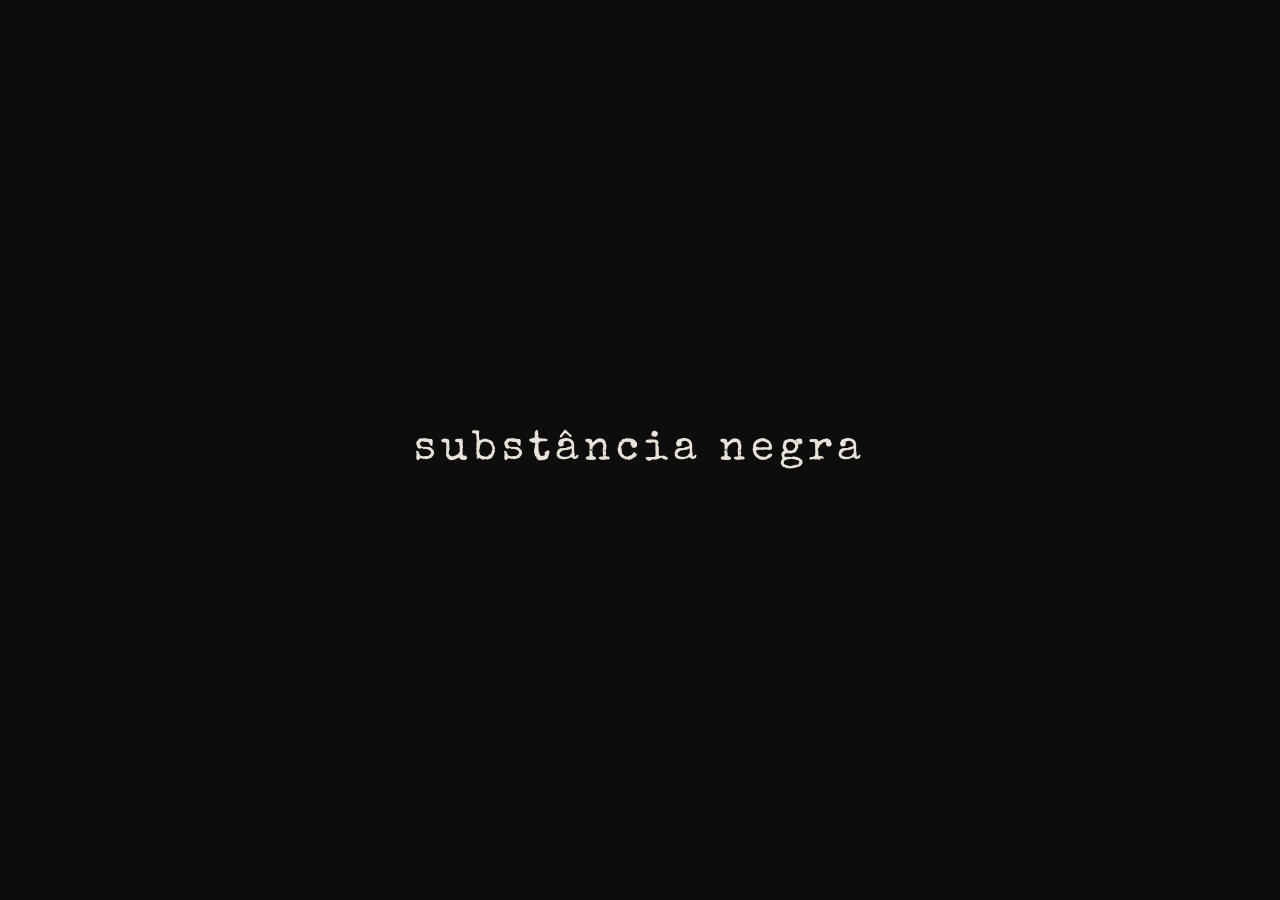
<file: index.html>
<!DOCTYPE html>
<html lang="pt-BR">
<head>
  <meta charset="UTF-8" />
  <meta name="viewport" content="width=device-width, initial-scale=1.0"/>
  <title>substância negra</title>
  <link href="https://fonts.googleapis.com/css2?family=Special+Elite&display=swap" rel="stylesheet">
  <style>
    * { margin: 0; padding: 0; box-sizing: border-box; }

    body {
      background: #0e0d0b;
      min-height: 100vh;
      display: flex;
      align-items: center;
      justify-content: center;
    }

    a {
      font-family: 'Special Elite', 'Courier New', monospace;
      font-size: clamp(1.4rem, 5vw, 2.6rem);
      letter-spacing: 0.12em;
      color: #e8e3d9;
      text-decoration: none;
      animation: aparecer 2s ease forwards;
    }

    @keyframes aparecer {
      from { opacity: 0; }
      to   { opacity: 1; }
    }
  </style>
</head>
<body>
  <a href="home.html">substância negra</a>
</body>
</html>
</file>
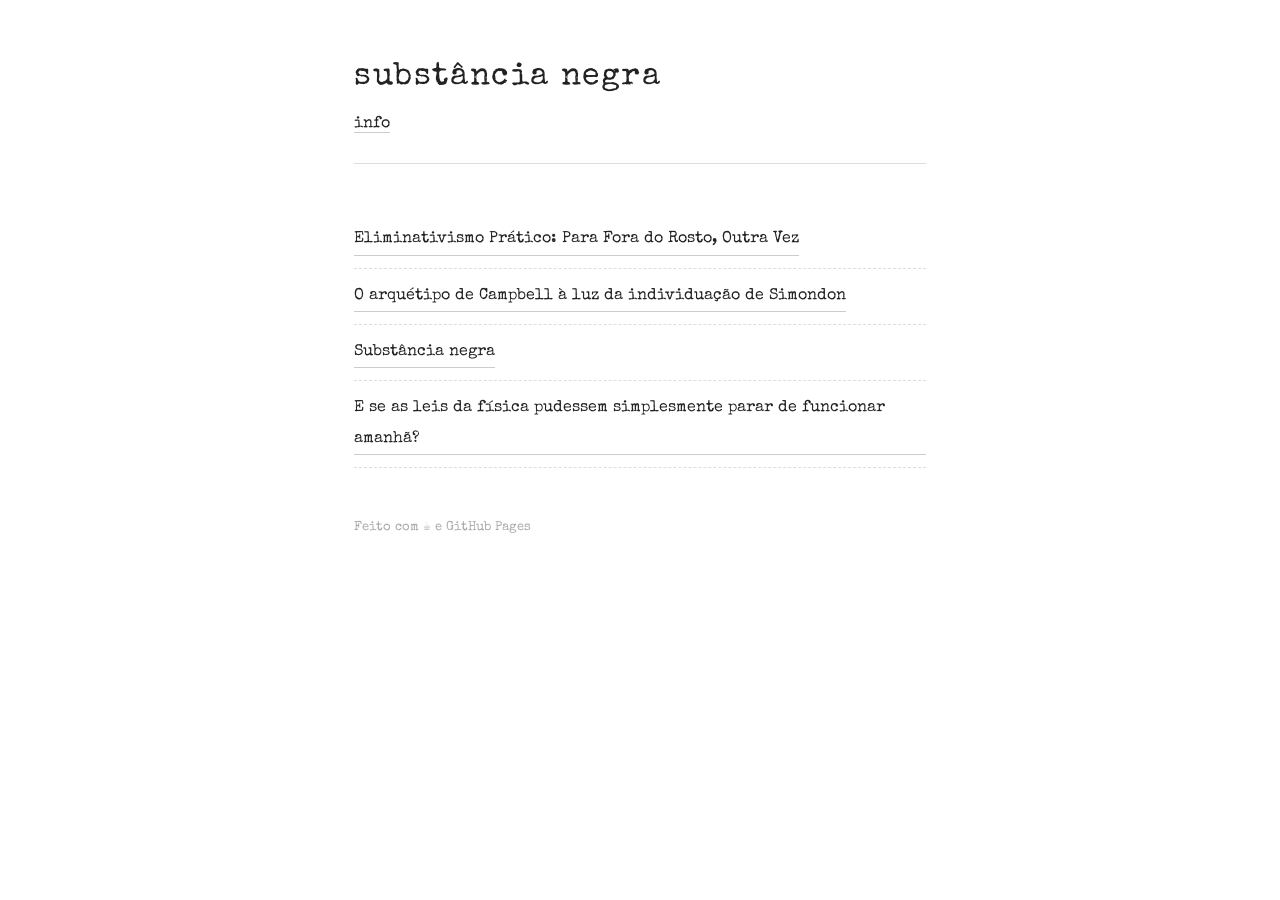
<file: home.html>
<!DOCTYPE html>
<html lang="pt-BR">
<head>
  <meta charset="UTF-8" />
  <meta name="viewport" content="width=device-width, initial-scale=1.0"/>
  <title>substância negra</title>
  <link rel="stylesheet" href="style.css" />
</head>
<body>
  <header>
    <h1>substância negra</h1>
    <nav>
      <a href="info.html">info</a>
    </nav>
  </header>
  <main>
    <ul>
      <li><a href="posts/eliminativismo-pratico-fisher.html">Eliminativismo Prático: Para Fora do Rosto, Outra Vez</a></li>
      <li><a href="posts/campbell-simondon.html">O arquétipo de Campbell à luz da individuação de Simondon</a></li>
      <li><a href="posts/substancia-negra.html">Substância negra</a></li>
      <li><a href="posts/meillassoux.html">E se as leis da física pudessem simplesmente parar de funcionar amanhã?</a></li>
    </ul>
  </main>
  <footer>
    <p>Feito com ☕ e GitHub Pages</p>
  </footer>
</body>
</html>
</file>
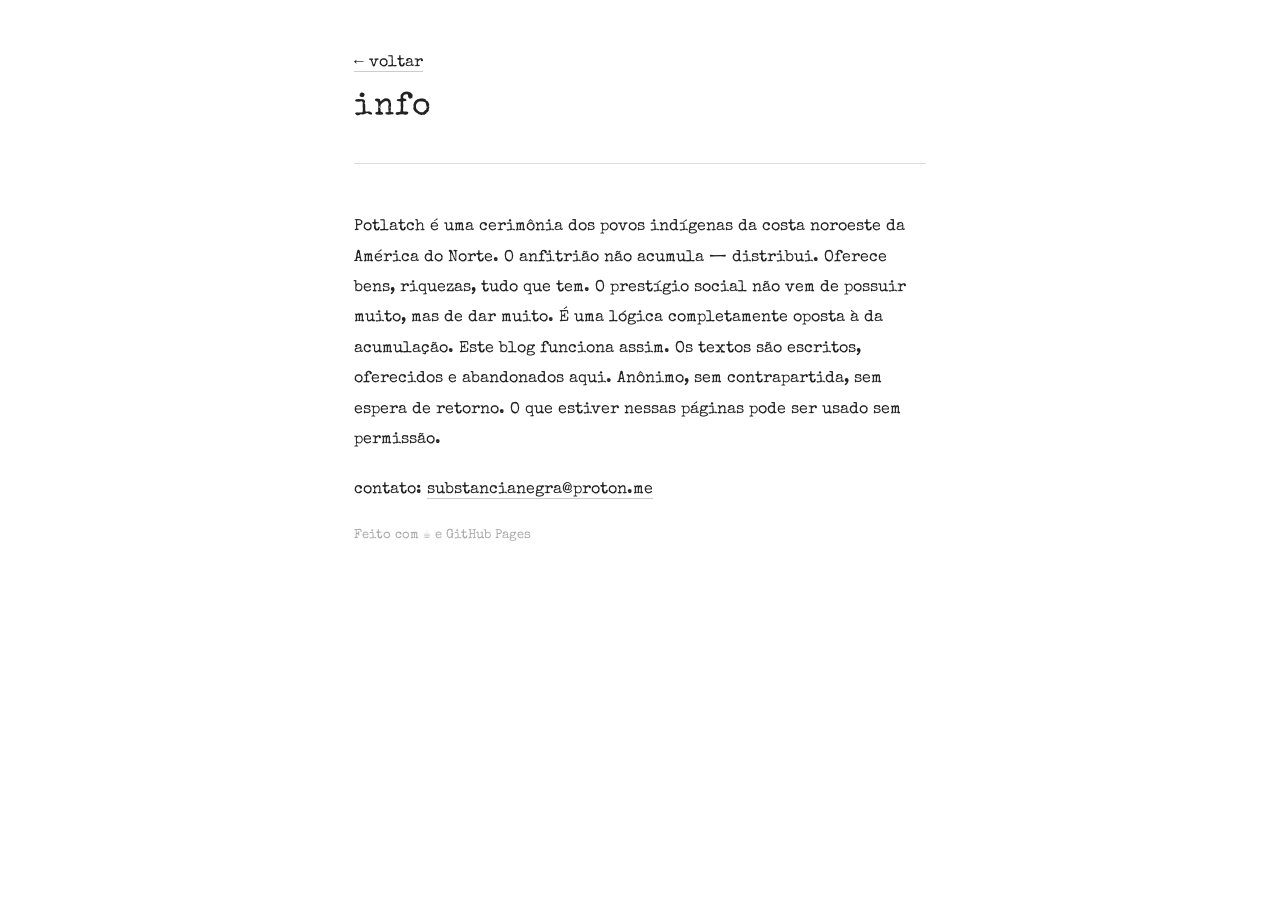
<file: info.html>
<!DOCTYPE html>
<html lang="pt-BR">
<head>
  <meta charset="UTF-8" />
  <meta name="viewport" content="width=device-width, initial-scale=1.0"/>
  <title>info — substância negra</title>
  <link rel="stylesheet" href="style.css" />
</head>
<body>
  <header>
    <a href="index.html">← voltar</a>
    <h1>info</h1>
  </header>
  <main>
    <p>Potlatch é uma cerimônia dos povos indígenas da costa noroeste da América do Norte. O anfitrião não acumula — distribui. Oferece bens, riquezas, tudo que tem. O prestígio social não vem de possuir muito, mas de dar muito. É uma lógica completamente oposta à da acumulação. Este blog funciona assim. Os textos são escritos, oferecidos e abandonados aqui. Anônimo, sem contrapartida, sem espera de retorno. O que estiver nessas páginas pode ser usado sem permissão.</p>
    <p>contato: <a href="mailto:substancianegra@proton.me">substancianegra@proton.me</a></p>
  </main>
  <footer>
    <p>Feito com ☕ e GitHub Pages</p>
  </footer>
</body>
</html>
</file>
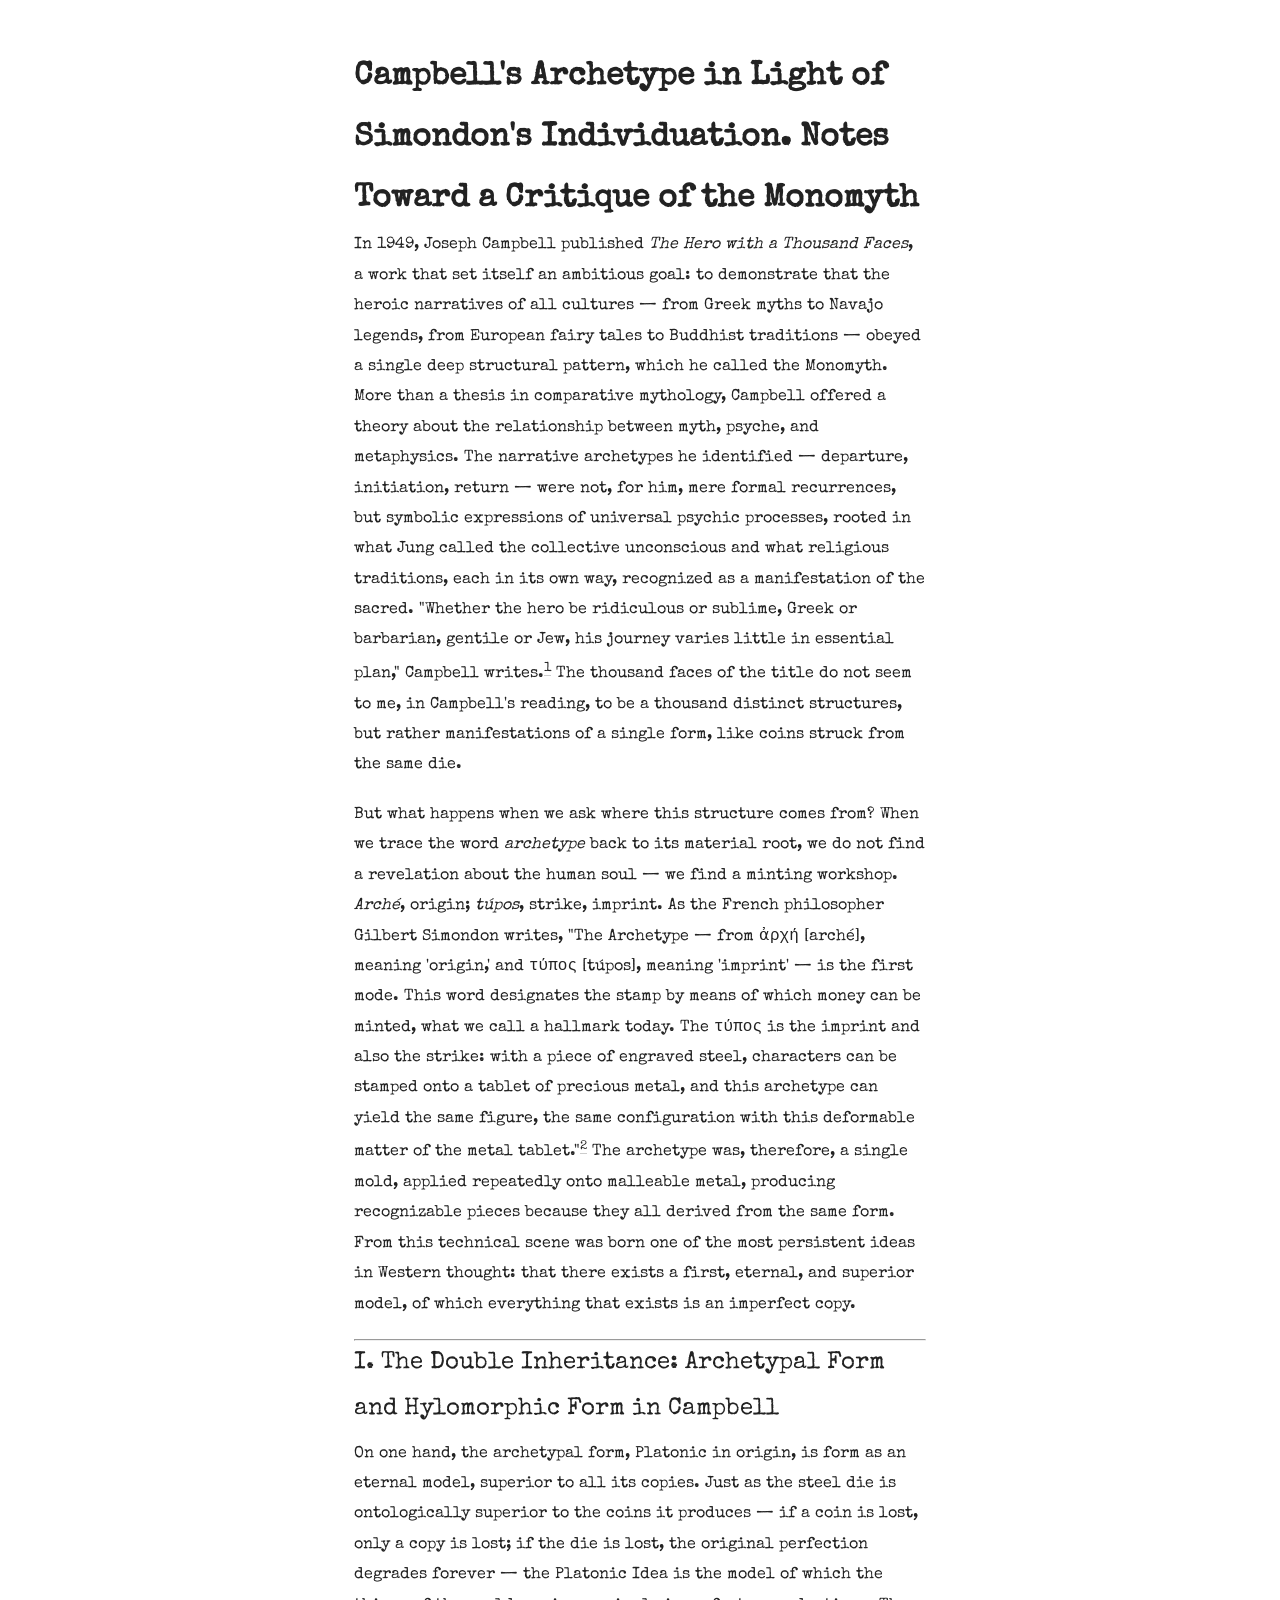
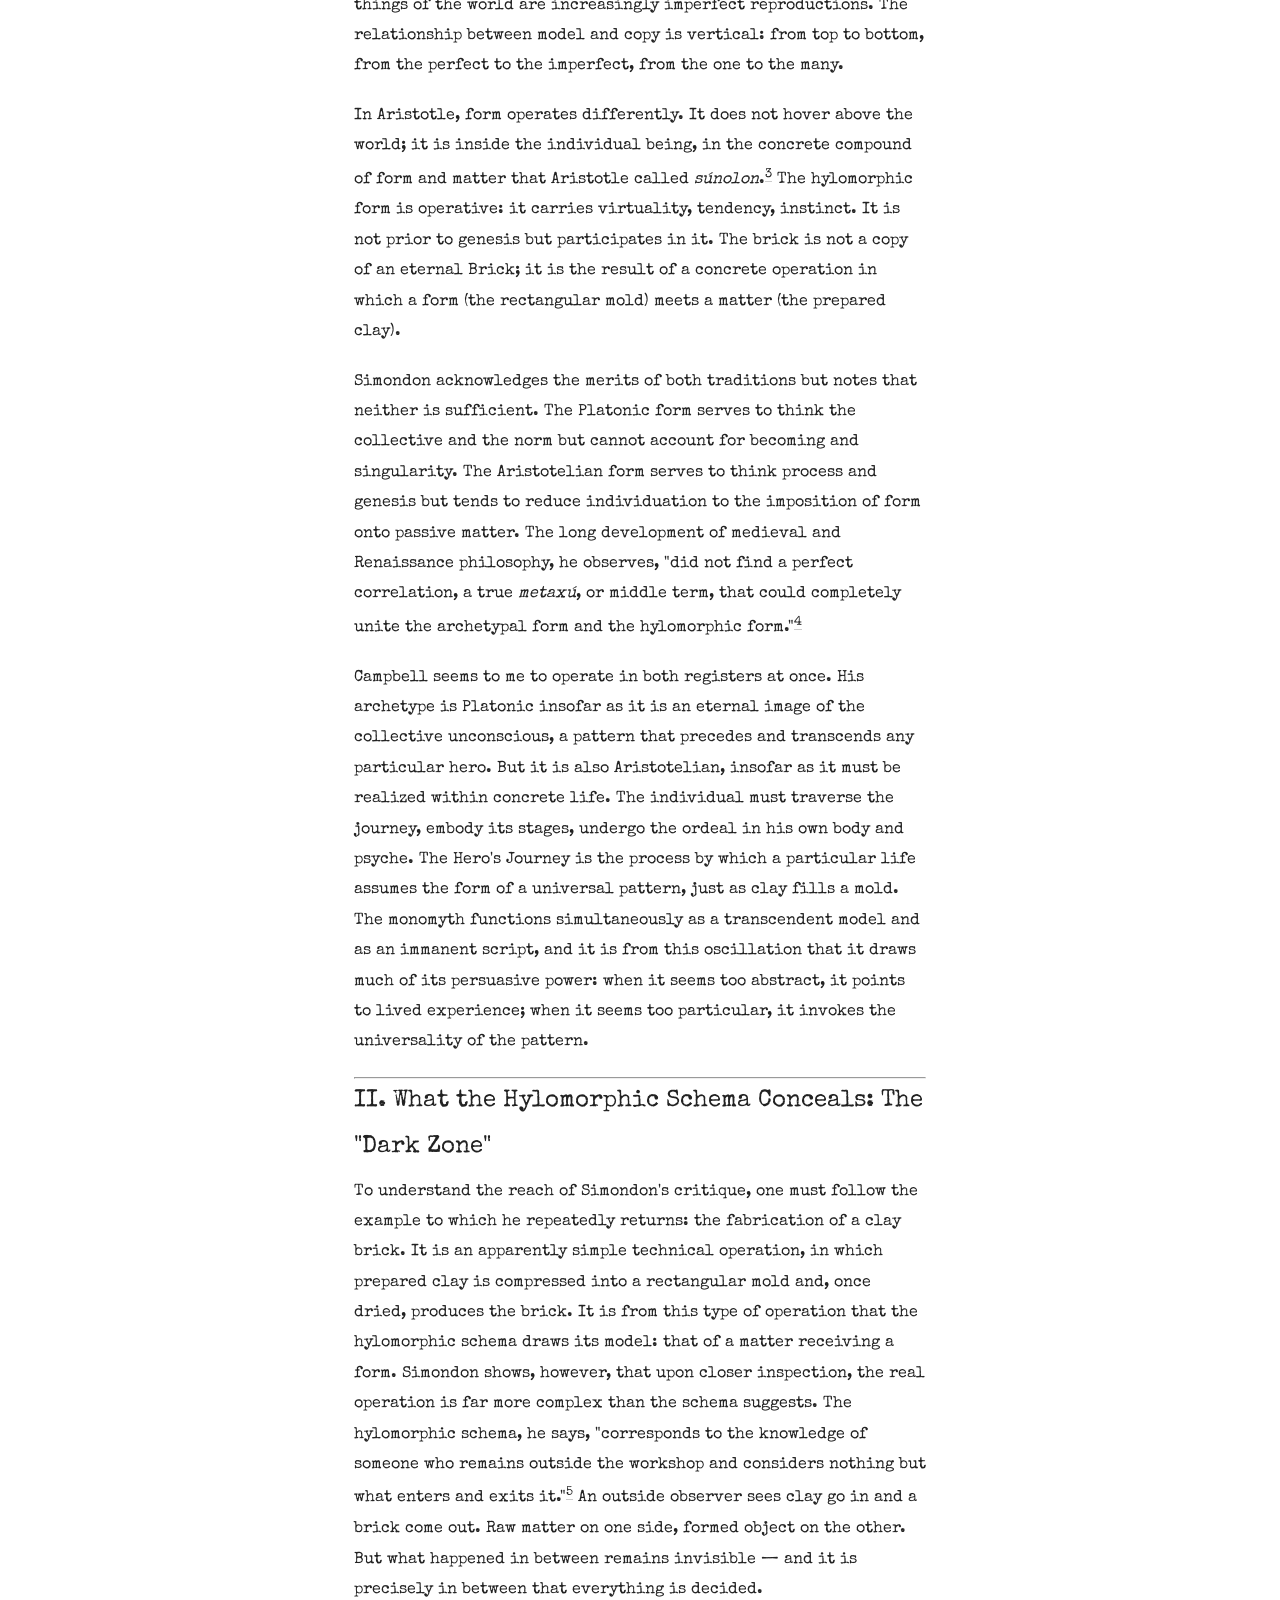
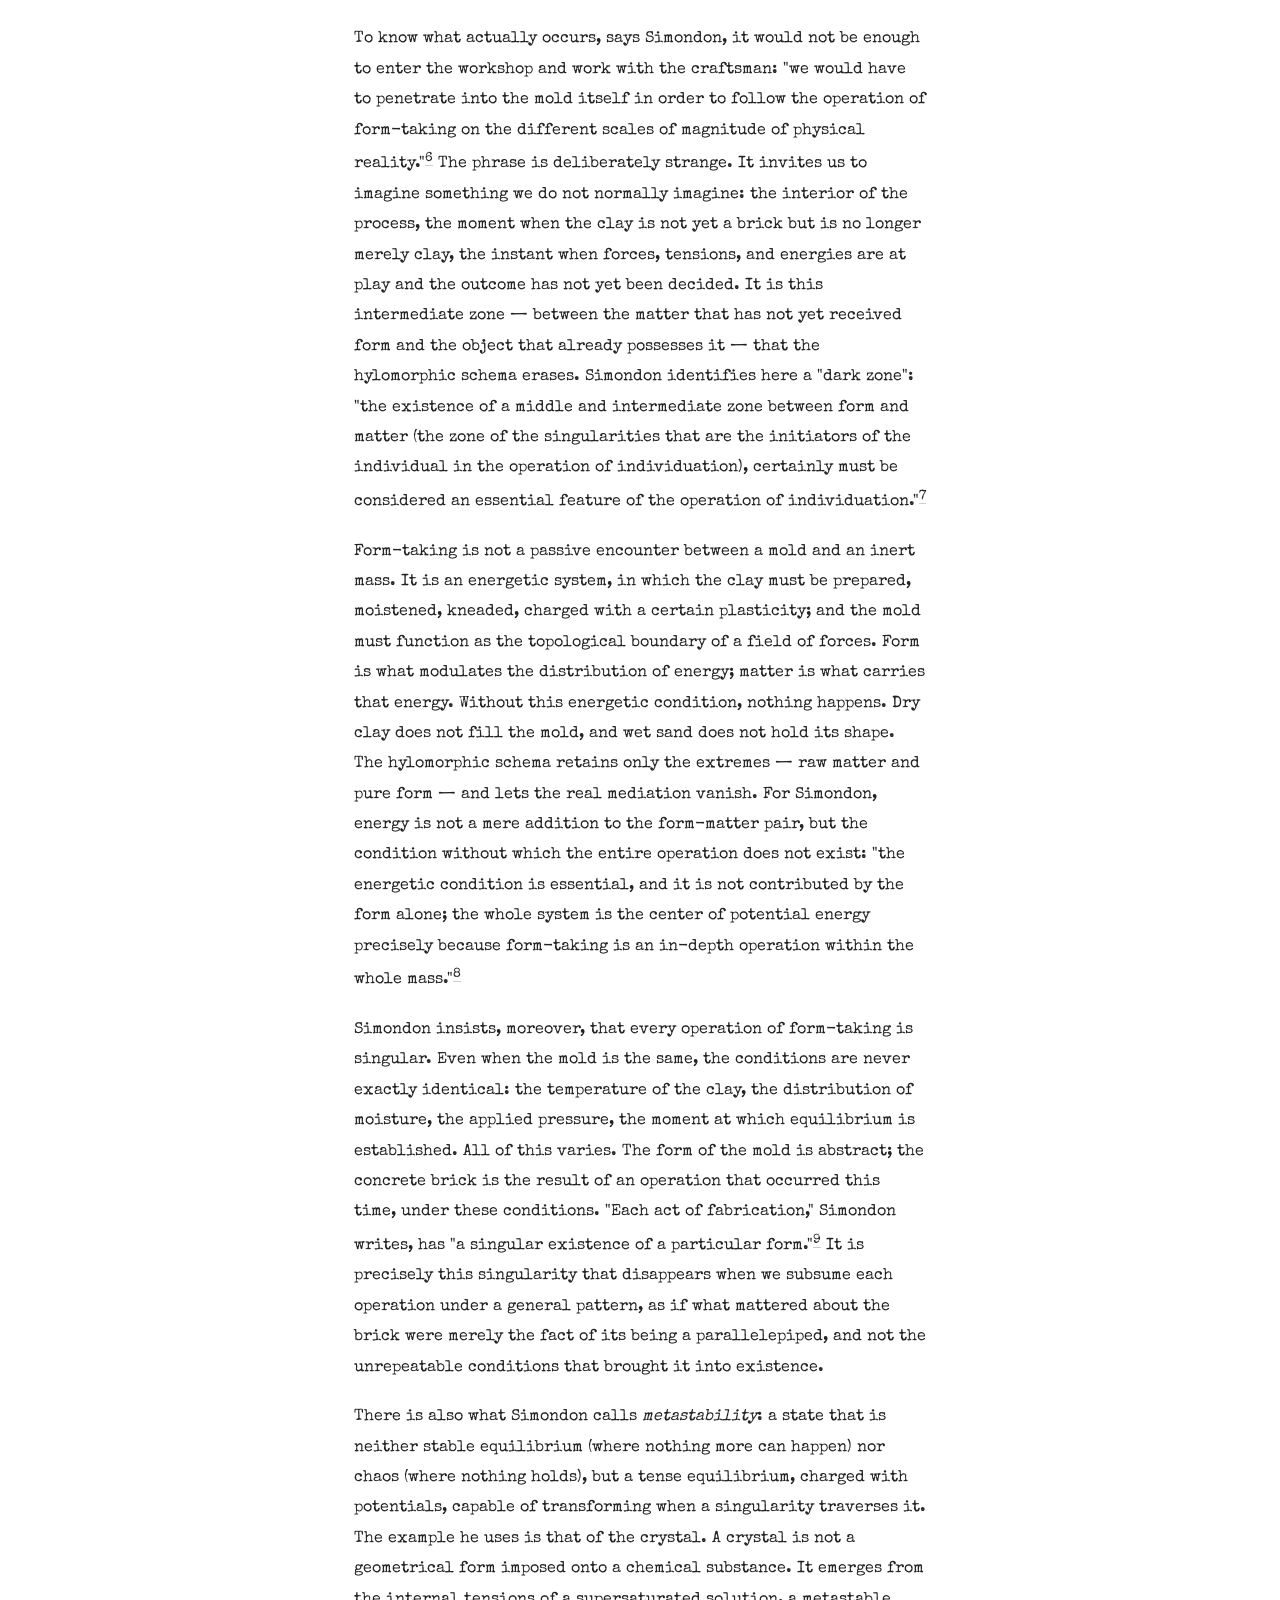
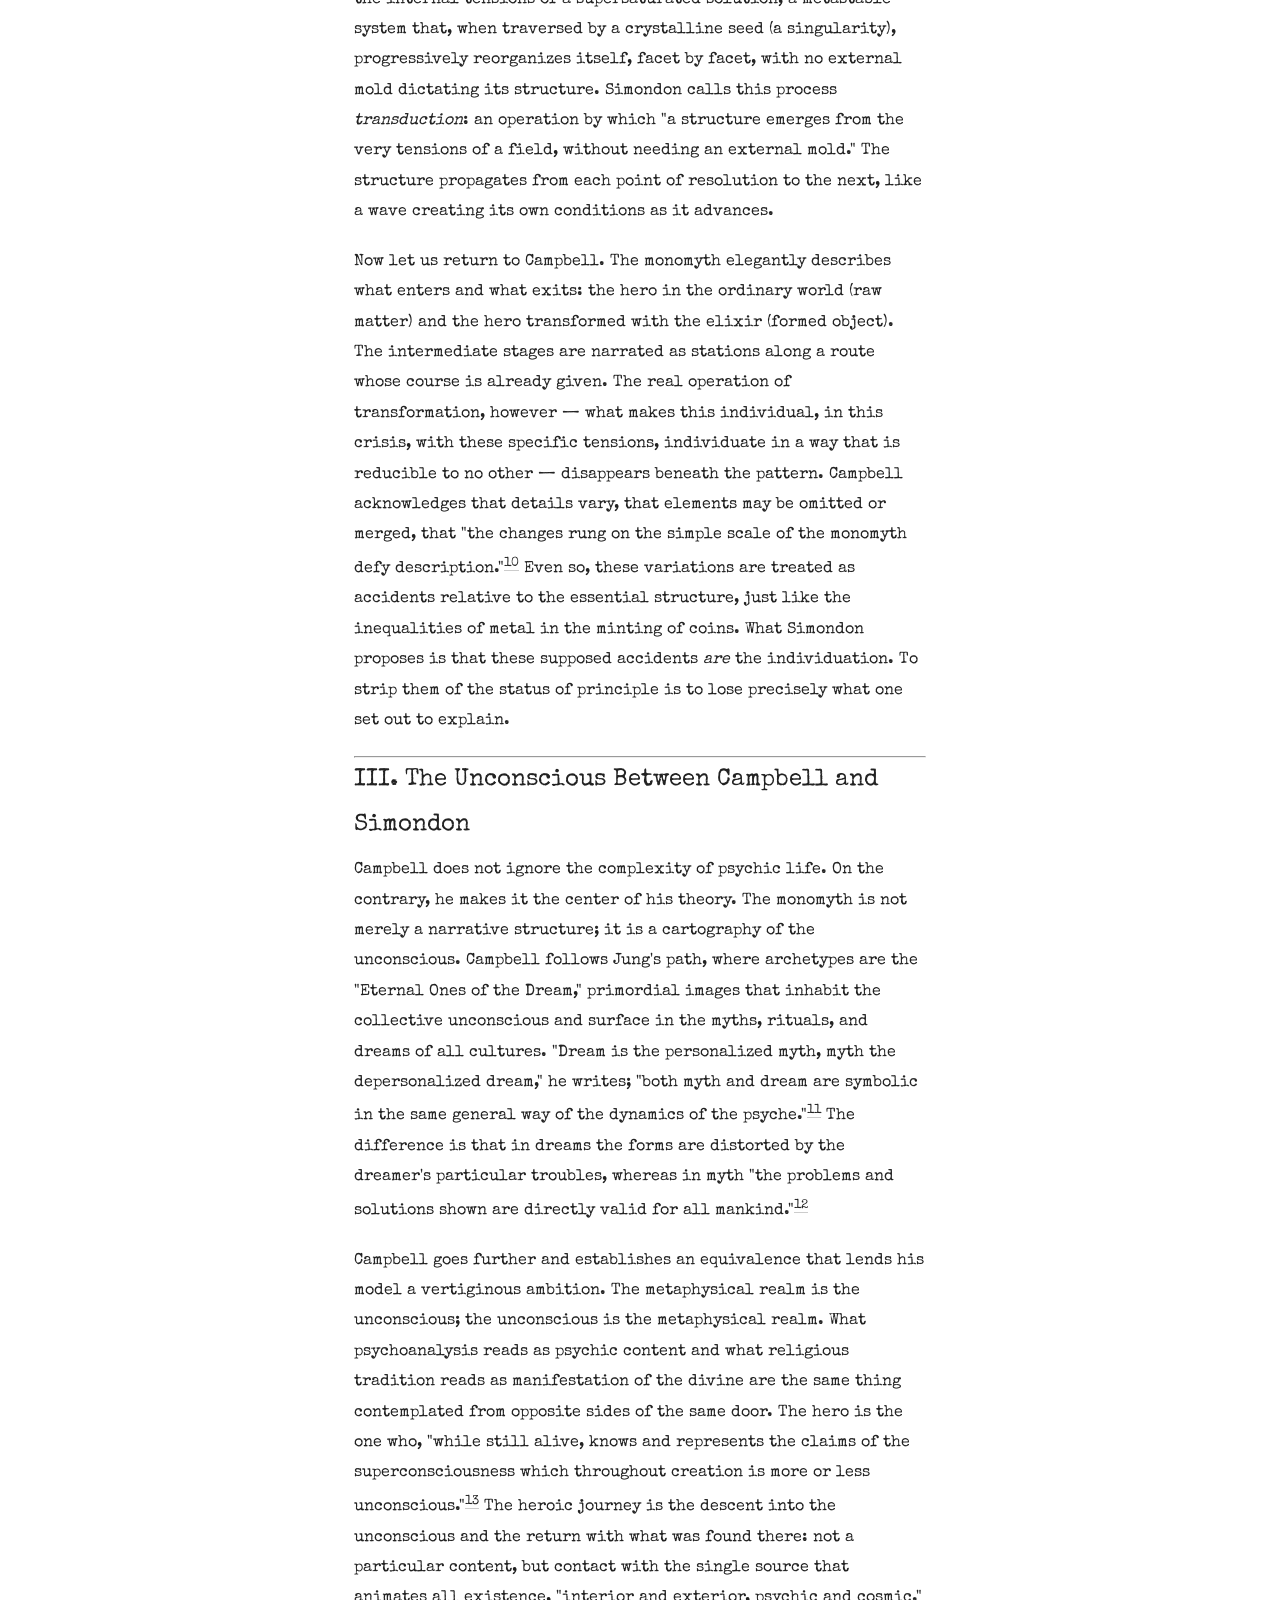
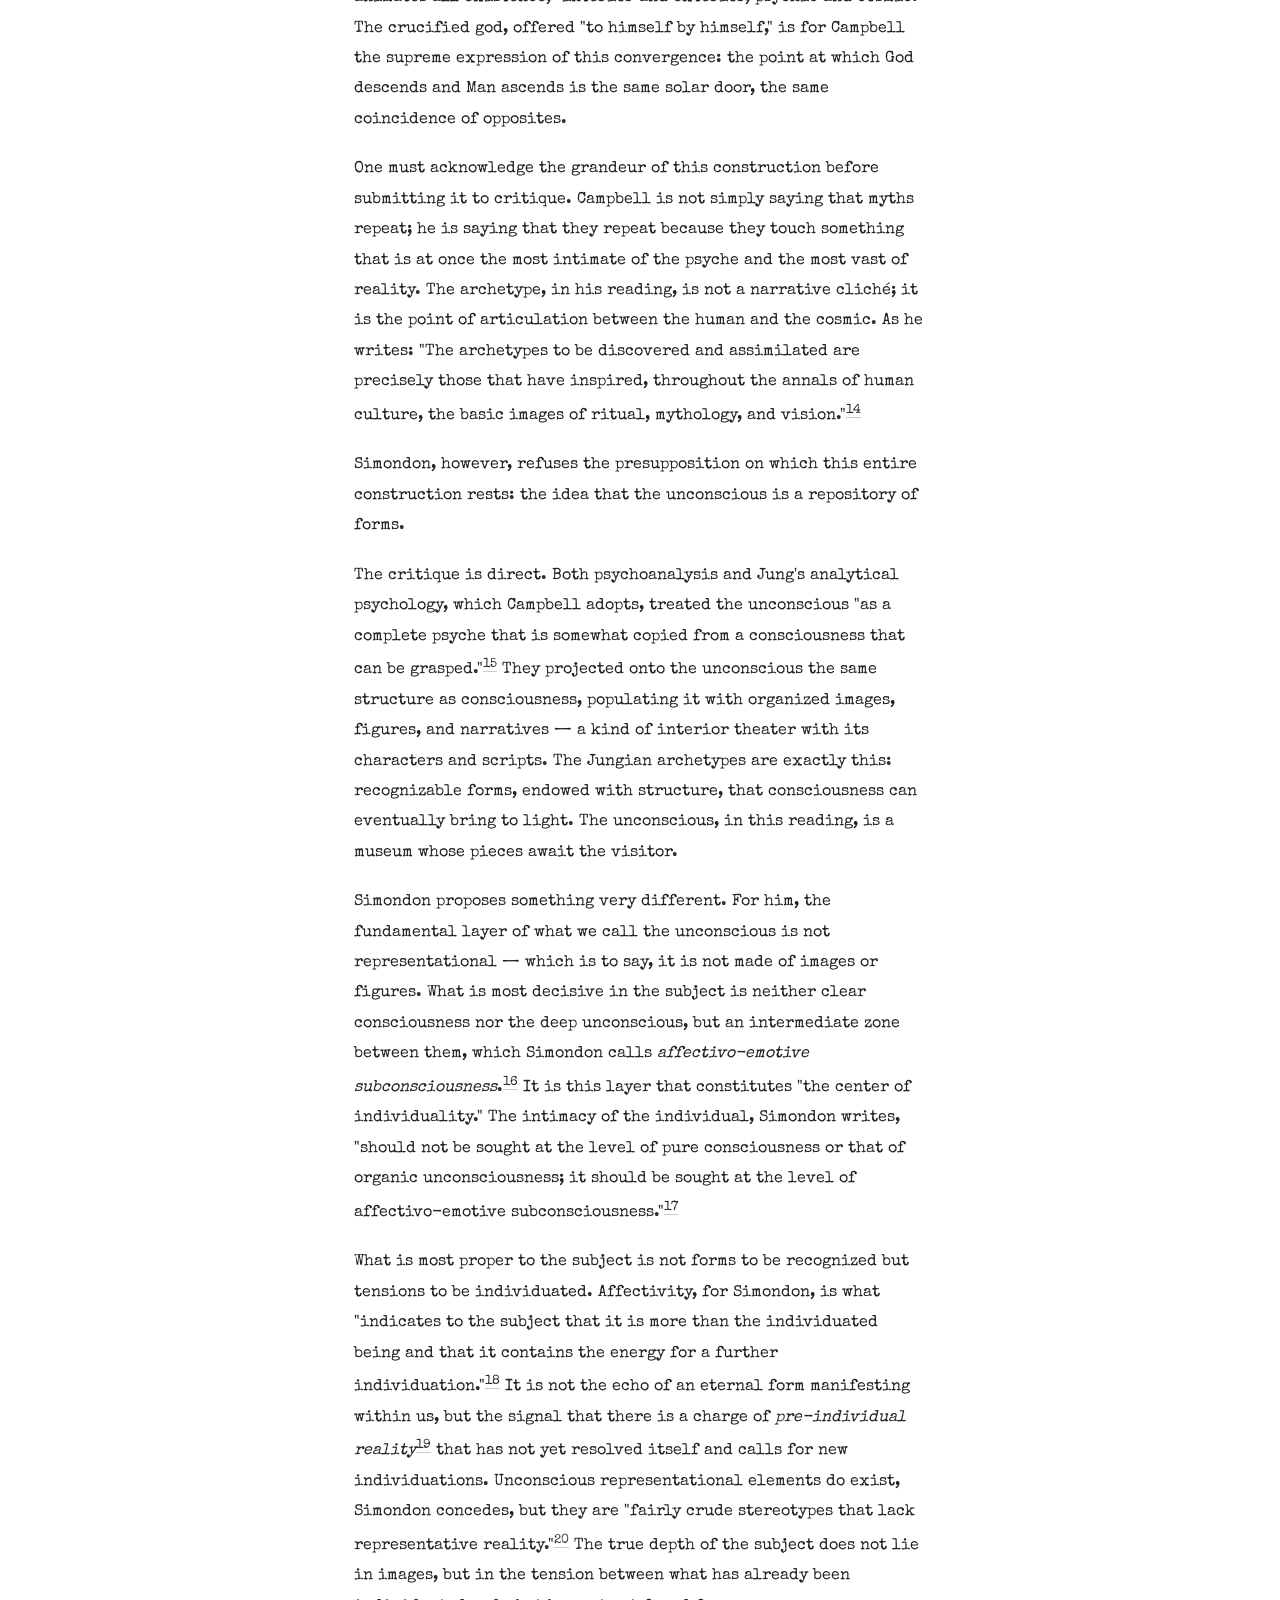
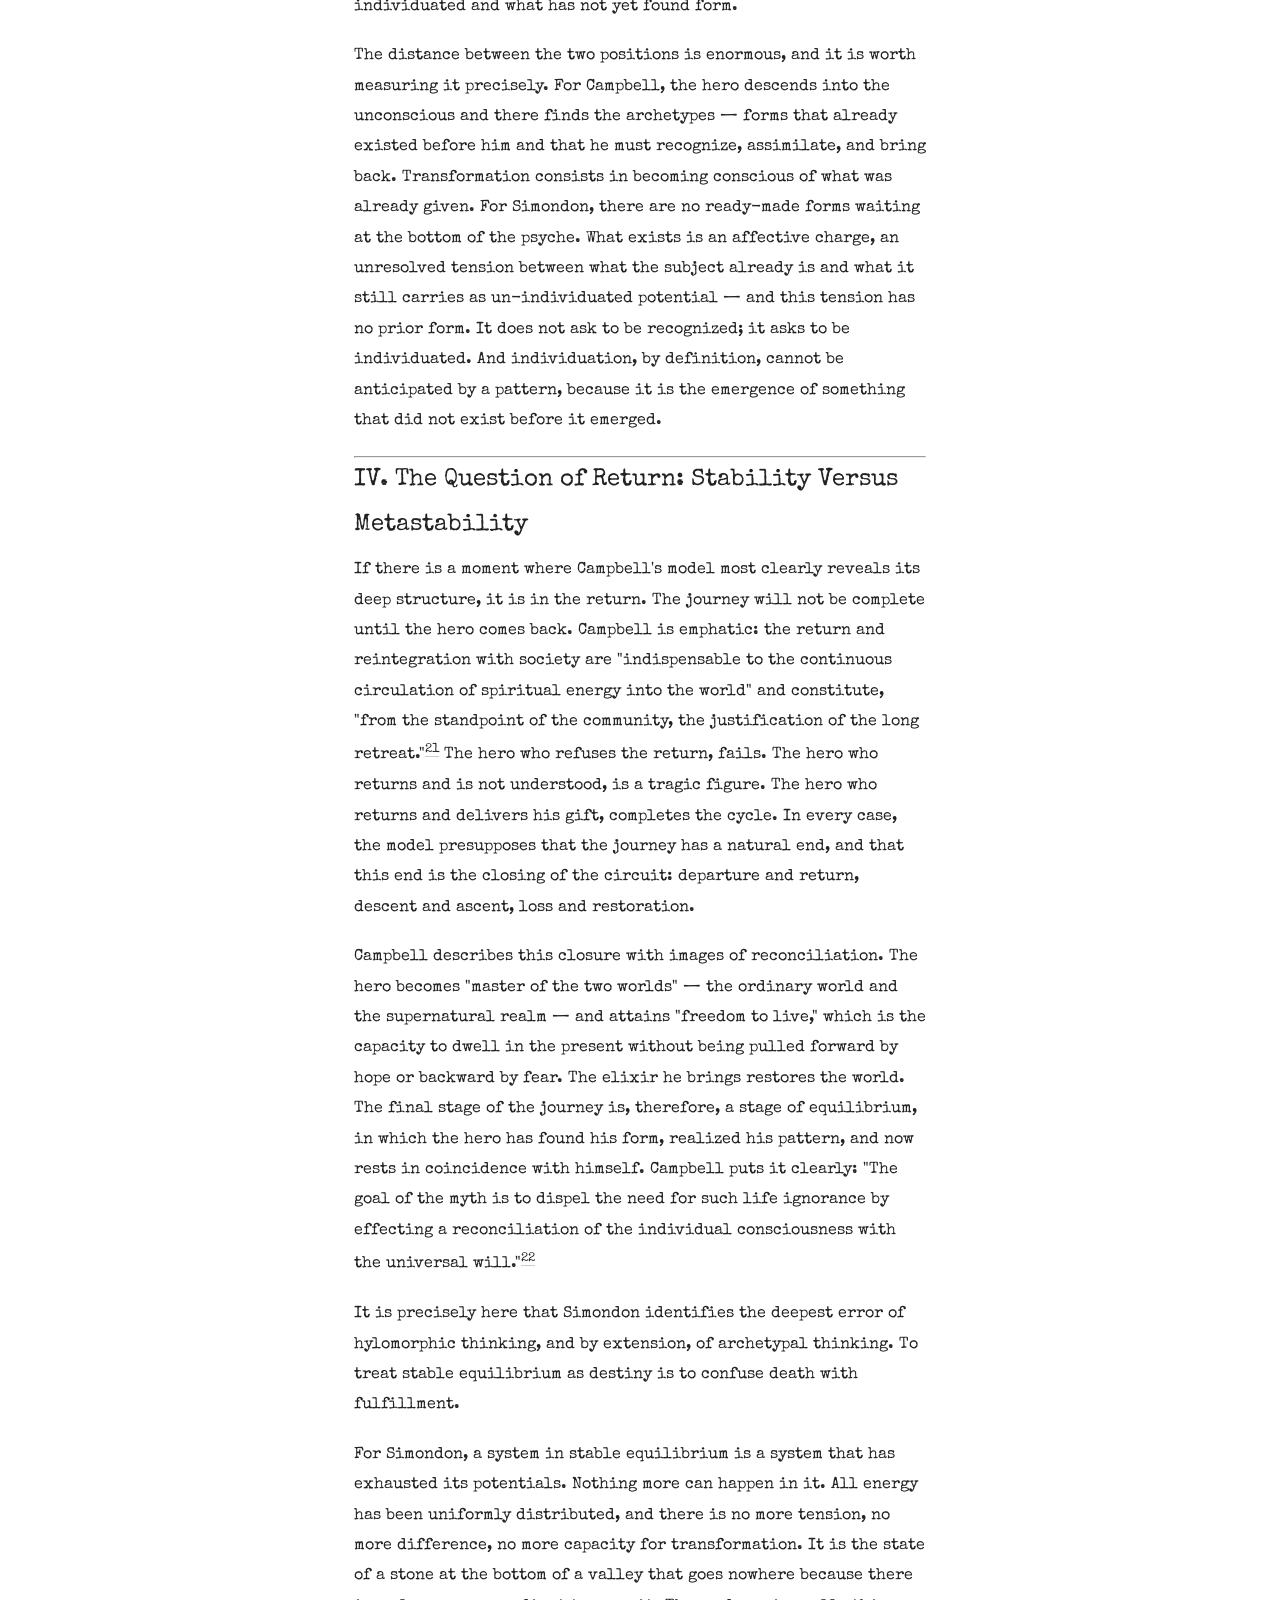
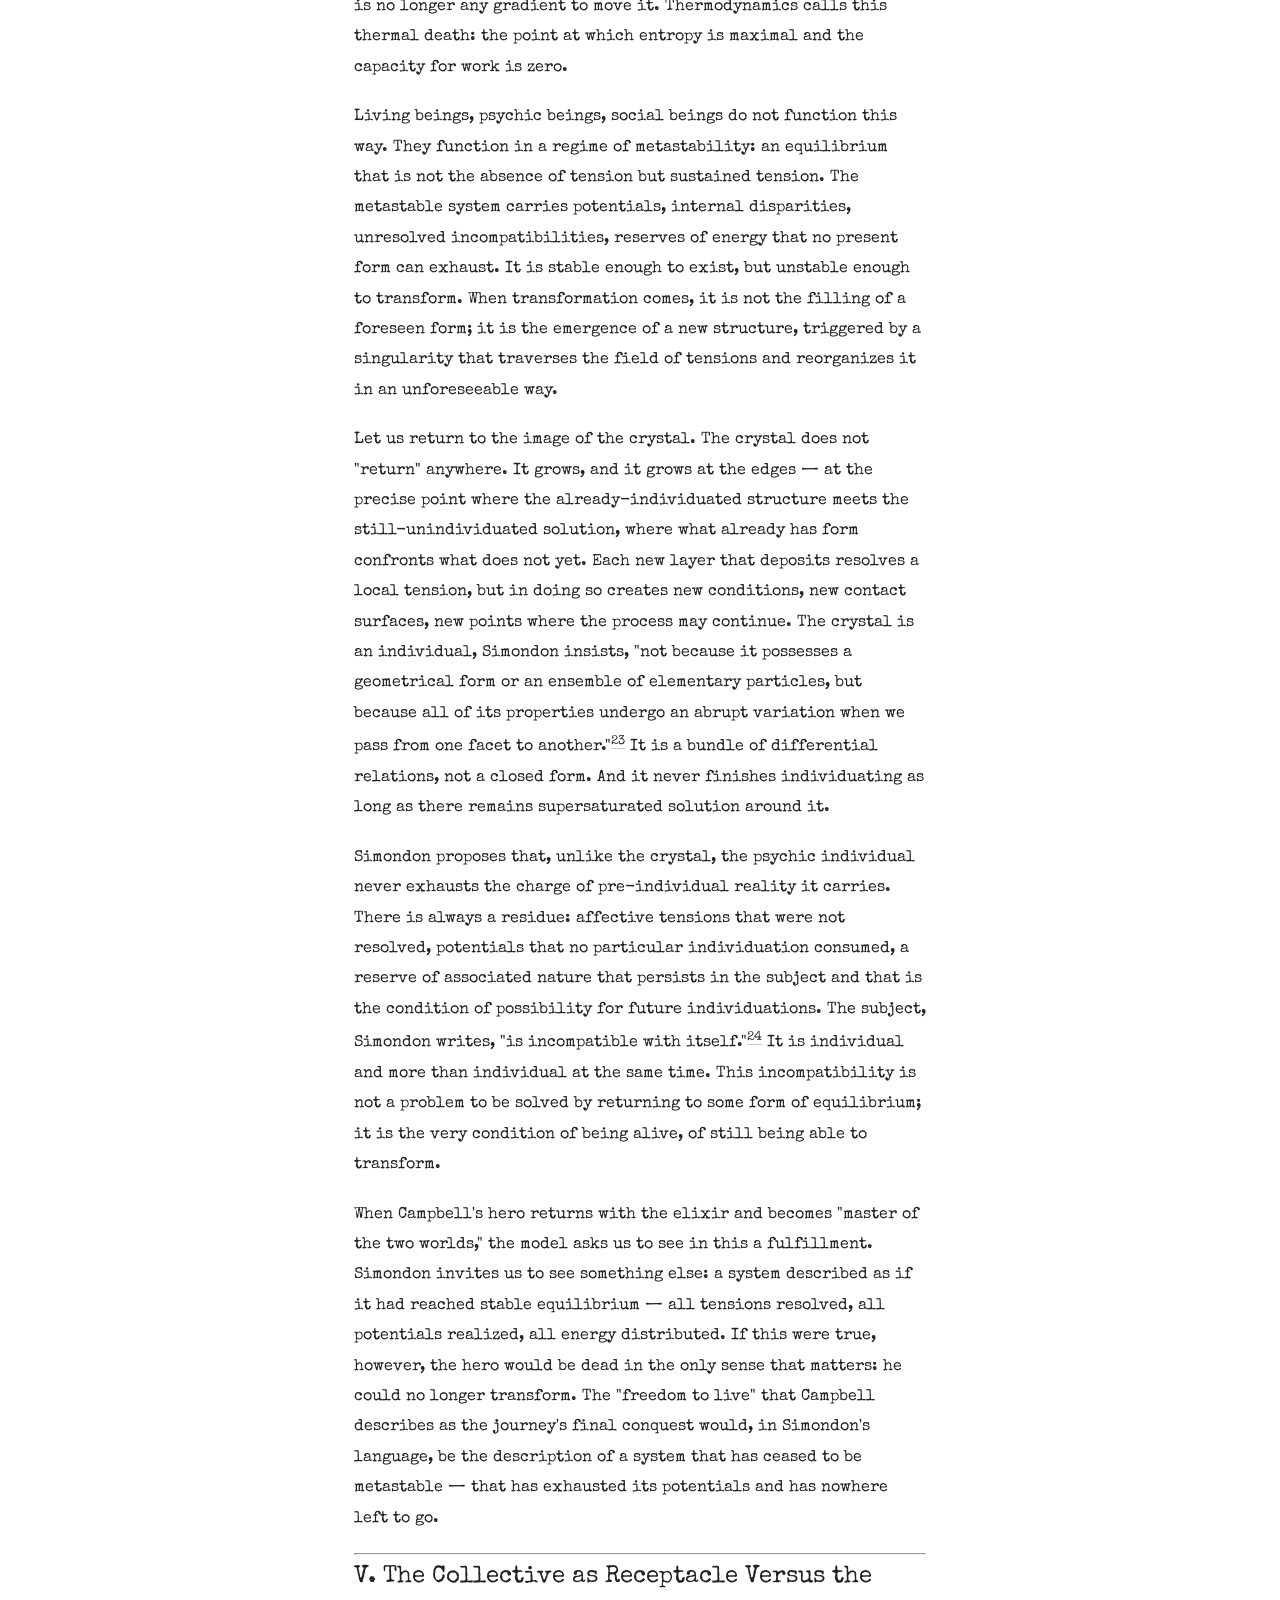
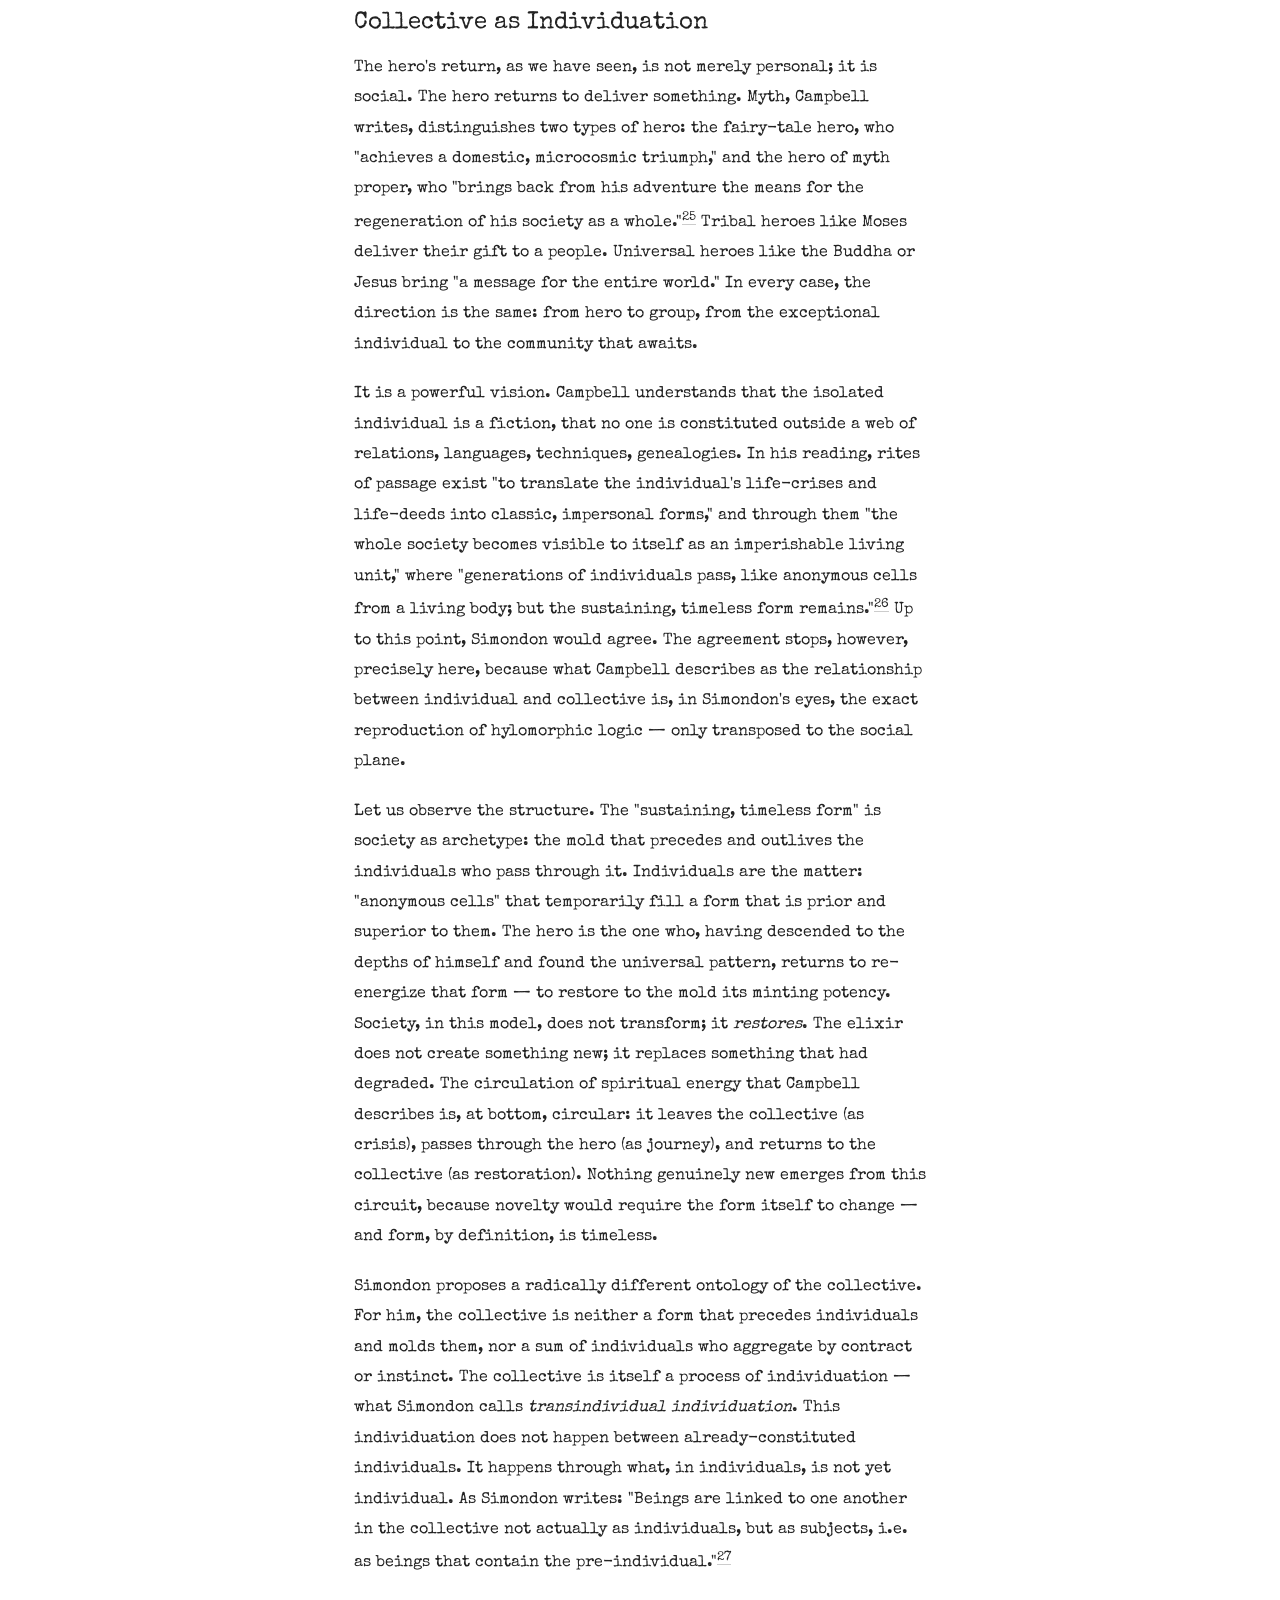
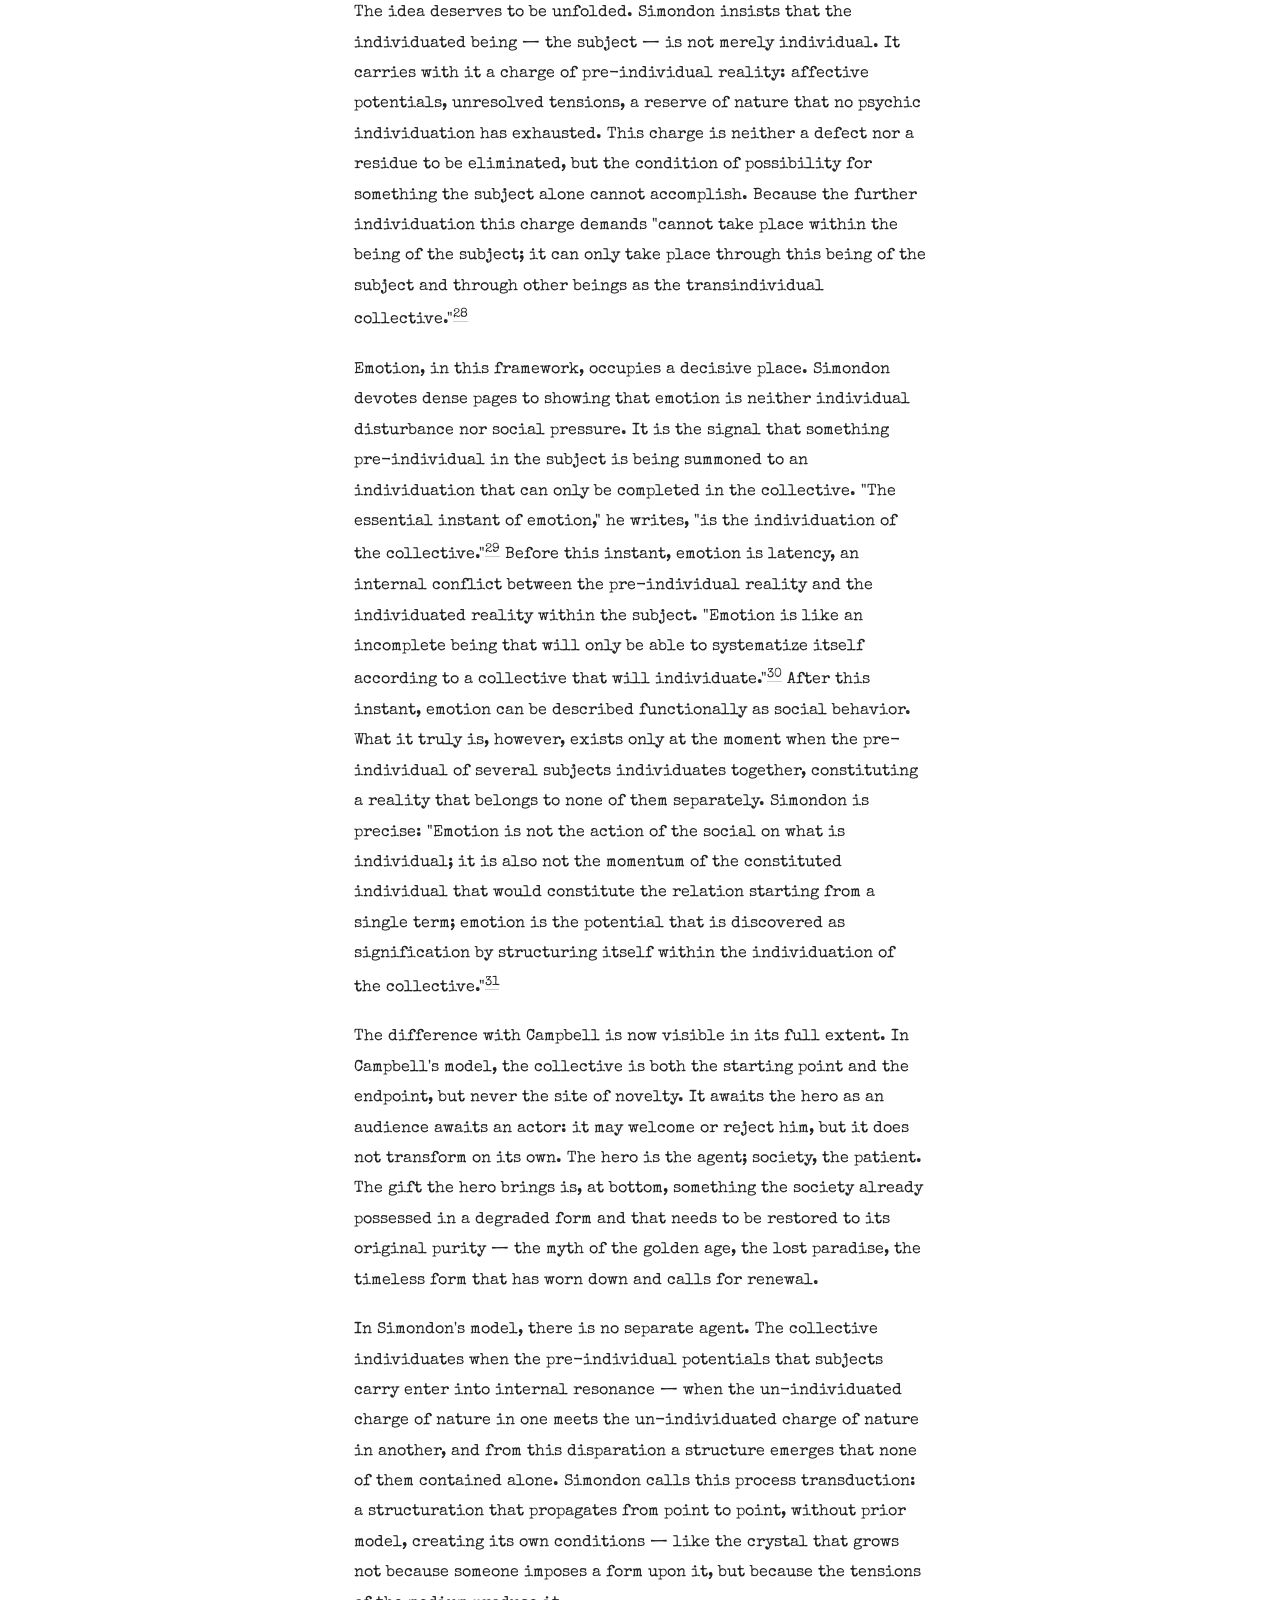
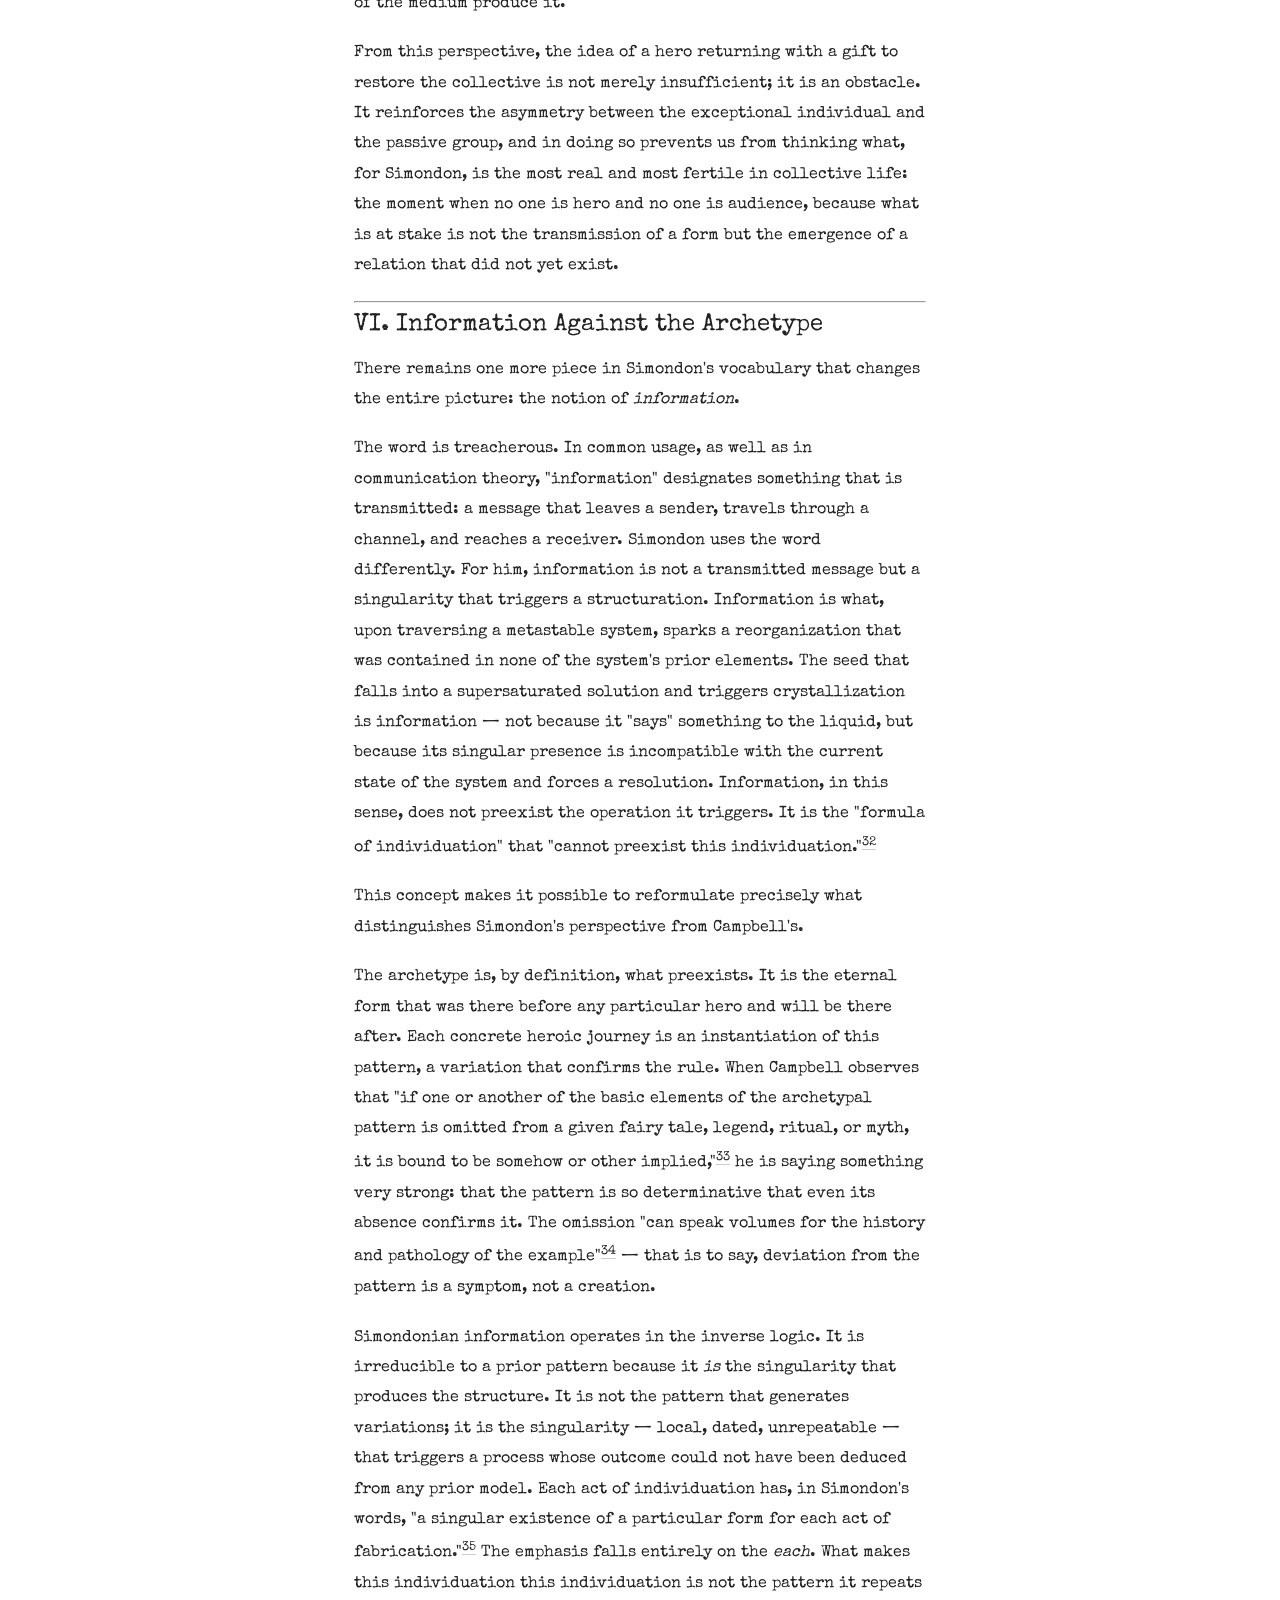
<file: posts/campbell-simondon-en.html>
<!DOCTYPE html>
<html lang="en">
<head>
  <meta charset="UTF-8">
  <meta name="viewport" content="width=device-width, initial-scale=1.0">
  <title>Campbell's Archetype in Light of Simondon's Individuation</title>
  <link rel="stylesheet" href="../style.css">
  <style>
    .notas { margin-top: 2em; }
    .nota {
      display: block !important;
      float: none !important;
      column-count: 1 !important;
      columns: unset !important;
      width: 100% !important;
      max-width: 100% !important;
      margin: 0 0 0.8em 0 !important;
      padding-left: 1.5em !important;
      text-indent: -1.5em !important;
      font-size: 0.85em !important;
      line-height: 1.5 !important;
    }
  </style>
</head>
<body>

<h1>Campbell's Archetype in Light of Simondon's Individuation. Notes Toward a Critique of the Monomyth</h1>

<p>In 1949, Joseph Campbell published <em>The Hero with a Thousand Faces</em>, a work that set itself an ambitious goal: to demonstrate that the heroic narratives of all cultures — from Greek myths to Navajo legends, from European fairy tales to Buddhist traditions — obeyed a single deep structural pattern, which he called the Monomyth. More than a thesis in comparative mythology, Campbell offered a theory about the relationship between myth, psyche, and metaphysics. The narrative archetypes he identified — departure, initiation, return — were not, for him, mere formal recurrences, but symbolic expressions of universal psychic processes, rooted in what Jung called the collective unconscious and what religious traditions, each in its own way, recognized as a manifestation of the sacred. "Whether the hero be ridiculous or sublime, Greek or barbarian, gentile or Jew, his journey varies little in essential plan," Campbell writes.<sup><a href="#nota1">1</a></sup> The thousand faces of the title do not seem to me, in Campbell's reading, to be a thousand distinct structures, but rather manifestations of a single form, like coins struck from the same die.</p>

<p>But what happens when we ask where this structure comes from? When we trace the word <em>archetype</em> back to its material root, we do not find a revelation about the human soul — we find a minting workshop. <em>Arché</em>, origin; <em>túpos</em>, strike, imprint. As the French philosopher Gilbert Simondon writes, "The Archetype — from ἀρχή [arché], meaning 'origin,' and τύπος [túpos], meaning 'imprint' — is the first mode. This word designates the stamp by means of which money can be minted, what we call a hallmark today. The τύπος is the imprint and also the strike: with a piece of engraved steel, characters can be stamped onto a tablet of precious metal, and this archetype can yield the same figure, the same configuration with this deformable matter of the metal tablet."<sup><a href="#nota2">2</a></sup> The archetype was, therefore, a single mold, applied repeatedly onto malleable metal, producing recognizable pieces because they all derived from the same form. From this technical scene was born one of the most persistent ideas in Western thought: that there exists a first, eternal, and superior model, of which everything that exists is an imperfect copy.</p>

<hr>

<h2>I. The Double Inheritance: Archetypal Form and Hylomorphic Form in Campbell</h2>

<p>On one hand, the archetypal form, Platonic in origin, is form as an eternal model, superior to all its copies. Just as the steel die is ontologically superior to the coins it produces — if a coin is lost, only a copy is lost; if the die is lost, the original perfection degrades forever — the Platonic Idea is the model of which the things of the world are increasingly imperfect reproductions. The relationship between model and copy is vertical: from top to bottom, from the perfect to the imperfect, from the one to the many.</p>

<p>In Aristotle, form operates differently. It does not hover above the world; it is inside the individual being, in the concrete compound of form and matter that Aristotle called <em>súnolon</em>.<sup><a href="#nota3">3</a></sup> The hylomorphic form is operative: it carries virtuality, tendency, instinct. It is not prior to genesis but participates in it. The brick is not a copy of an eternal Brick; it is the result of a concrete operation in which a form (the rectangular mold) meets a matter (the prepared clay).</p>

<p>Simondon acknowledges the merits of both traditions but notes that neither is sufficient. The Platonic form serves to think the collective and the norm but cannot account for becoming and singularity. The Aristotelian form serves to think process and genesis but tends to reduce individuation to the imposition of form onto passive matter. The long development of medieval and Renaissance philosophy, he observes, "did not find a perfect correlation, a true <em>metaxú</em>, or middle term, that could completely unite the archetypal form and the hylomorphic form."<sup><a href="#nota4">4</a></sup></p>

<p>Campbell seems to me to operate in both registers at once. His archetype is Platonic insofar as it is an eternal image of the collective unconscious, a pattern that precedes and transcends any particular hero. But it is also Aristotelian, insofar as it must be realized within concrete life. The individual must traverse the journey, embody its stages, undergo the ordeal in his own body and psyche. The Hero's Journey is the process by which a particular life assumes the form of a universal pattern, just as clay fills a mold. The monomyth functions simultaneously as a transcendent model and as an immanent script, and it is from this oscillation that it draws much of its persuasive power: when it seems too abstract, it points to lived experience; when it seems too particular, it invokes the universality of the pattern.</p>

<hr>

<h2>II. What the Hylomorphic Schema Conceals: The "Dark Zone"</h2>

<p>To understand the reach of Simondon's critique, one must follow the example to which he repeatedly returns: the fabrication of a clay brick. It is an apparently simple technical operation, in which prepared clay is compressed into a rectangular mold and, once dried, produces the brick. It is from this type of operation that the hylomorphic schema draws its model: that of a matter receiving a form. Simondon shows, however, that upon closer inspection, the real operation is far more complex than the schema suggests. The hylomorphic schema, he says, "corresponds to the knowledge of someone who remains outside the workshop and considers nothing but what enters and exits it."<sup><a href="#nota5">5</a></sup> An outside observer sees clay go in and a brick come out. Raw matter on one side, formed object on the other. But what happened in between remains invisible — and it is precisely in between that everything is decided.</p>

<p>To know what actually occurs, says Simondon, it would not be enough to enter the workshop and work with the craftsman: "we would have to penetrate into the mold itself in order to follow the operation of form-taking on the different scales of magnitude of physical reality."<sup><a href="#nota6">6</a></sup> The phrase is deliberately strange. It invites us to imagine something we do not normally imagine: the interior of the process, the moment when the clay is not yet a brick but is no longer merely clay, the instant when forces, tensions, and energies are at play and the outcome has not yet been decided. It is this intermediate zone — between the matter that has not yet received form and the object that already possesses it — that the hylomorphic schema erases. Simondon identifies here a "dark zone": "the existence of a middle and intermediate zone between form and matter (the zone of the singularities that are the initiators of the individual in the operation of individuation), certainly must be considered an essential feature of the operation of individuation."<sup><a href="#nota7">7</a></sup></p>

<p>Form-taking is not a passive encounter between a mold and an inert mass. It is an energetic system, in which the clay must be prepared, moistened, kneaded, charged with a certain plasticity; and the mold must function as the topological boundary of a field of forces. Form is what modulates the distribution of energy; matter is what carries that energy. Without this energetic condition, nothing happens. Dry clay does not fill the mold, and wet sand does not hold its shape. The hylomorphic schema retains only the extremes — raw matter and pure form — and lets the real mediation vanish. For Simondon, energy is not a mere addition to the form-matter pair, but the condition without which the entire operation does not exist: "the energetic condition is essential, and it is not contributed by the form alone; the whole system is the center of potential energy precisely because form-taking is an in-depth operation within the whole mass."<sup><a href="#nota8">8</a></sup></p>

<p>Simondon insists, moreover, that every operation of form-taking is singular. Even when the mold is the same, the conditions are never exactly identical: the temperature of the clay, the distribution of moisture, the applied pressure, the moment at which equilibrium is established. All of this varies. The form of the mold is abstract; the concrete brick is the result of an operation that occurred this time, under these conditions. "Each act of fabrication," Simondon writes, has "a singular existence of a particular form."<sup><a href="#nota9">9</a></sup> It is precisely this singularity that disappears when we subsume each operation under a general pattern, as if what mattered about the brick were merely the fact of its being a parallelepiped, and not the unrepeatable conditions that brought it into existence.</p>

<p>There is also what Simondon calls <em>metastability</em>: a state that is neither stable equilibrium (where nothing more can happen) nor chaos (where nothing holds), but a tense equilibrium, charged with potentials, capable of transforming when a singularity traverses it. The example he uses is that of the crystal. A crystal is not a geometrical form imposed onto a chemical substance. It emerges from the internal tensions of a supersaturated solution, a metastable system that, when traversed by a crystalline seed (a singularity), progressively reorganizes itself, facet by facet, with no external mold dictating its structure. Simondon calls this process <em>transduction</em>: an operation by which "a structure emerges from the very tensions of a field, without needing an external mold." The structure propagates from each point of resolution to the next, like a wave creating its own conditions as it advances.</p>

<p>Now let us return to Campbell. The monomyth elegantly describes what enters and what exits: the hero in the ordinary world (raw matter) and the hero transformed with the elixir (formed object). The intermediate stages are narrated as stations along a route whose course is already given. The real operation of transformation, however — what makes this individual, in this crisis, with these specific tensions, individuate in a way that is reducible to no other — disappears beneath the pattern. Campbell acknowledges that details vary, that elements may be omitted or merged, that "the changes rung on the simple scale of the monomyth defy description."<sup><a href="#nota10">10</a></sup> Even so, these variations are treated as accidents relative to the essential structure, just like the inequalities of metal in the minting of coins. What Simondon proposes is that these supposed accidents <em>are</em> the individuation. To strip them of the status of principle is to lose precisely what one set out to explain.</p>

<hr>

<h2>III. The Unconscious Between Campbell and Simondon</h2>

<p>Campbell does not ignore the complexity of psychic life. On the contrary, he makes it the center of his theory. The monomyth is not merely a narrative structure; it is a cartography of the unconscious. Campbell follows Jung's path, where archetypes are the "Eternal Ones of the Dream," primordial images that inhabit the collective unconscious and surface in the myths, rituals, and dreams of all cultures. "Dream is the personalized myth, myth the depersonalized dream," he writes; "both myth and dream are symbolic in the same general way of the dynamics of the psyche."<sup><a href="#nota11">11</a></sup> The difference is that in dreams the forms are distorted by the dreamer's particular troubles, whereas in myth "the problems and solutions shown are directly valid for all mankind."<sup><a href="#nota12">12</a></sup></p>

<p>Campbell goes further and establishes an equivalence that lends his model a vertiginous ambition. The metaphysical realm is the unconscious; the unconscious is the metaphysical realm. What psychoanalysis reads as psychic content and what religious tradition reads as manifestation of the divine are the same thing contemplated from opposite sides of the same door. The hero is the one who, "while still alive, knows and represents the claims of the superconsciousness which throughout creation is more or less unconscious."<sup><a href="#nota13">13</a></sup> The heroic journey is the descent into the unconscious and the return with what was found there: not a particular content, but contact with the single source that animates all existence, "interior and exterior, psychic and cosmic." The crucified god, offered "to himself by himself," is for Campbell the supreme expression of this convergence: the point at which God descends and Man ascends is the same solar door, the same coincidence of opposites.</p>

<p>One must acknowledge the grandeur of this construction before submitting it to critique. Campbell is not simply saying that myths repeat; he is saying that they repeat because they touch something that is at once the most intimate of the psyche and the most vast of reality. The archetype, in his reading, is not a narrative cliché; it is the point of articulation between the human and the cosmic. As he writes: "The archetypes to be discovered and assimilated are precisely those that have inspired, throughout the annals of human culture, the basic images of ritual, mythology, and vision."<sup><a href="#nota14">14</a></sup></p>

<p>Simondon, however, refuses the presupposition on which this entire construction rests: the idea that the unconscious is a repository of forms.</p>

<p>The critique is direct. Both psychoanalysis and Jung's analytical psychology, which Campbell adopts, treated the unconscious "as a complete psyche that is somewhat copied from a consciousness that can be grasped."<sup><a href="#nota15">15</a></sup> They projected onto the unconscious the same structure as consciousness, populating it with organized images, figures, and narratives — a kind of interior theater with its characters and scripts. The Jungian archetypes are exactly this: recognizable forms, endowed with structure, that consciousness can eventually bring to light. The unconscious, in this reading, is a museum whose pieces await the visitor.</p>

<p>Simondon proposes something very different. For him, the fundamental layer of what we call the unconscious is not representational — which is to say, it is not made of images or figures. What is most decisive in the subject is neither clear consciousness nor the deep unconscious, but an intermediate zone between them, which Simondon calls <em>affectivo-emotive subconsciousness</em>.<sup><a href="#nota16">16</a></sup> It is this layer that constitutes "the center of individuality." The intimacy of the individual, Simondon writes, "should not be sought at the level of pure consciousness or that of organic unconsciousness; it should be sought at the level of affectivo-emotive subconsciousness."<sup><a href="#nota17">17</a></sup></p>

<p>What is most proper to the subject is not forms to be recognized but tensions to be individuated. Affectivity, for Simondon, is what "indicates to the subject that it is more than the individuated being and that it contains the energy for a further individuation."<sup><a href="#nota18">18</a></sup> It is not the echo of an eternal form manifesting within us, but the signal that there is a charge of <em>pre-individual reality</em><sup><a href="#nota19">19</a></sup> that has not yet resolved itself and calls for new individuations. Unconscious representational elements do exist, Simondon concedes, but they are "fairly crude stereotypes that lack representative reality."<sup><a href="#nota20">20</a></sup> The true depth of the subject does not lie in images, but in the tension between what has already been individuated and what has not yet found form.</p>

<p>The distance between the two positions is enormous, and it is worth measuring it precisely. For Campbell, the hero descends into the unconscious and there finds the archetypes — forms that already existed before him and that he must recognize, assimilate, and bring back. Transformation consists in becoming conscious of what was already given. For Simondon, there are no ready-made forms waiting at the bottom of the psyche. What exists is an affective charge, an unresolved tension between what the subject already is and what it still carries as un-individuated potential — and this tension has no prior form. It does not ask to be recognized; it asks to be individuated. And individuation, by definition, cannot be anticipated by a pattern, because it is the emergence of something that did not exist before it emerged.</p>

<hr>

<h2>IV. The Question of Return: Stability Versus Metastability</h2>

<p>If there is a moment where Campbell's model most clearly reveals its deep structure, it is in the return. The journey will not be complete until the hero comes back. Campbell is emphatic: the return and reintegration with society are "indispensable to the continuous circulation of spiritual energy into the world" and constitute, "from the standpoint of the community, the justification of the long retreat."<sup><a href="#nota21">21</a></sup> The hero who refuses the return, fails. The hero who returns and is not understood, is a tragic figure. The hero who returns and delivers his gift, completes the cycle. In every case, the model presupposes that the journey has a natural end, and that this end is the closing of the circuit: departure and return, descent and ascent, loss and restoration.</p>

<p>Campbell describes this closure with images of reconciliation. The hero becomes "master of the two worlds" — the ordinary world and the supernatural realm — and attains "freedom to live," which is the capacity to dwell in the present without being pulled forward by hope or backward by fear. The elixir he brings restores the world. The final stage of the journey is, therefore, a stage of equilibrium, in which the hero has found his form, realized his pattern, and now rests in coincidence with himself. Campbell puts it clearly: "The goal of the myth is to dispel the need for such life ignorance by effecting a reconciliation of the individual consciousness with the universal will."<sup><a href="#nota22">22</a></sup></p>

<p>It is precisely here that Simondon identifies the deepest error of hylomorphic thinking, and by extension, of archetypal thinking. To treat stable equilibrium as destiny is to confuse death with fulfillment.</p>

<p>For Simondon, a system in stable equilibrium is a system that has exhausted its potentials. Nothing more can happen in it. All energy has been uniformly distributed, and there is no more tension, no more difference, no more capacity for transformation. It is the state of a stone at the bottom of a valley that goes nowhere because there is no longer any gradient to move it. Thermodynamics calls this thermal death: the point at which entropy is maximal and the capacity for work is zero.</p>

<p>Living beings, psychic beings, social beings do not function this way. They function in a regime of metastability: an equilibrium that is not the absence of tension but sustained tension. The metastable system carries potentials, internal disparities, unresolved incompatibilities, reserves of energy that no present form can exhaust. It is stable enough to exist, but unstable enough to transform. When transformation comes, it is not the filling of a foreseen form; it is the emergence of a new structure, triggered by a singularity that traverses the field of tensions and reorganizes it in an unforeseeable way.</p>

<p>Let us return to the image of the crystal. The crystal does not "return" anywhere. It grows, and it grows at the edges — at the precise point where the already-individuated structure meets the still-unindividuated solution, where what already has form confronts what does not yet. Each new layer that deposits resolves a local tension, but in doing so creates new conditions, new contact surfaces, new points where the process may continue. The crystal is an individual, Simondon insists, "not because it possesses a geometrical form or an ensemble of elementary particles, but because all of its properties undergo an abrupt variation when we pass from one facet to another."<sup><a href="#nota23">23</a></sup> It is a bundle of differential relations, not a closed form. And it never finishes individuating as long as there remains supersaturated solution around it.</p>

<p>Simondon proposes that, unlike the crystal, the psychic individual never exhausts the charge of pre-individual reality it carries. There is always a residue: affective tensions that were not resolved, potentials that no particular individuation consumed, a reserve of associated nature that persists in the subject and that is the condition of possibility for future individuations. The subject, Simondon writes, "is incompatible with itself."<sup><a href="#nota24">24</a></sup> It is individual and more than individual at the same time. This incompatibility is not a problem to be solved by returning to some form of equilibrium; it is the very condition of being alive, of still being able to transform.</p>

<p>When Campbell's hero returns with the elixir and becomes "master of the two worlds," the model asks us to see in this a fulfillment. Simondon invites us to see something else: a system described as if it had reached stable equilibrium — all tensions resolved, all potentials realized, all energy distributed. If this were true, however, the hero would be dead in the only sense that matters: he could no longer transform. The "freedom to live" that Campbell describes as the journey's final conquest would, in Simondon's language, be the description of a system that has ceased to be metastable — that has exhausted its potentials and has nowhere left to go.</p>

<hr>

<h2>V. The Collective as Receptacle Versus the Collective as Individuation</h2>

<p>The hero's return, as we have seen, is not merely personal; it is social. The hero returns to deliver something. Myth, Campbell writes, distinguishes two types of hero: the fairy-tale hero, who "achieves a domestic, microcosmic triumph," and the hero of myth proper, who "brings back from his adventure the means for the regeneration of his society as a whole."<sup><a href="#nota25">25</a></sup> Tribal heroes like Moses deliver their gift to a people. Universal heroes like the Buddha or Jesus bring "a message for the entire world." In every case, the direction is the same: from hero to group, from the exceptional individual to the community that awaits.</p>

<p>It is a powerful vision. Campbell understands that the isolated individual is a fiction, that no one is constituted outside a web of relations, languages, techniques, genealogies. In his reading, rites of passage exist "to translate the individual's life-crises and life-deeds into classic, impersonal forms," and through them "the whole society becomes visible to itself as an imperishable living unit," where "generations of individuals pass, like anonymous cells from a living body; but the sustaining, timeless form remains."<sup><a href="#nota26">26</a></sup> Up to this point, Simondon would agree. The agreement stops, however, precisely here, because what Campbell describes as the relationship between individual and collective is, in Simondon's eyes, the exact reproduction of hylomorphic logic — only transposed to the social plane.</p>

<p>Let us observe the structure. The "sustaining, timeless form" is society as archetype: the mold that precedes and outlives the individuals who pass through it. Individuals are the matter: "anonymous cells" that temporarily fill a form that is prior and superior to them. The hero is the one who, having descended to the depths of himself and found the universal pattern, returns to re-energize that form — to restore to the mold its minting potency. Society, in this model, does not transform; it <em>restores</em>. The elixir does not create something new; it replaces something that had degraded. The circulation of spiritual energy that Campbell describes is, at bottom, circular: it leaves the collective (as crisis), passes through the hero (as journey), and returns to the collective (as restoration). Nothing genuinely new emerges from this circuit, because novelty would require the form itself to change — and form, by definition, is timeless.</p>

<p>Simondon proposes a radically different ontology of the collective. For him, the collective is neither a form that precedes individuals and molds them, nor a sum of individuals who aggregate by contract or instinct. The collective is itself a process of individuation — what Simondon calls <em>transindividual individuation</em>. This individuation does not happen between already-constituted individuals. It happens through what, in individuals, is not yet individual. As Simondon writes: "Beings are linked to one another in the collective not actually as individuals, but as subjects, i.e. as beings that contain the pre-individual."<sup><a href="#nota27">27</a></sup></p>

<p>The idea deserves to be unfolded. Simondon insists that the individuated being — the subject — is not merely individual. It carries with it a charge of pre-individual reality: affective potentials, unresolved tensions, a reserve of nature that no psychic individuation has exhausted. This charge is neither a defect nor a residue to be eliminated, but the condition of possibility for something the subject alone cannot accomplish. Because the further individuation this charge demands "cannot take place within the being of the subject; it can only take place through this being of the subject and through other beings as the transindividual collective."<sup><a href="#nota28">28</a></sup></p>

<p>Emotion, in this framework, occupies a decisive place. Simondon devotes dense pages to showing that emotion is neither individual disturbance nor social pressure. It is the signal that something pre-individual in the subject is being summoned to an individuation that can only be completed in the collective. "The essential instant of emotion," he writes, "is the individuation of the collective."<sup><a href="#nota29">29</a></sup> Before this instant, emotion is latency, an internal conflict between the pre-individual reality and the individuated reality within the subject. "Emotion is like an incomplete being that will only be able to systematize itself according to a collective that will individuate."<sup><a href="#nota30">30</a></sup> After this instant, emotion can be described functionally as social behavior. What it truly is, however, exists only at the moment when the pre-individual of several subjects individuates together, constituting a reality that belongs to none of them separately. Simondon is precise: "Emotion is not the action of the social on what is individual; it is also not the momentum of the constituted individual that would constitute the relation starting from a single term; emotion is the potential that is discovered as signification by structuring itself within the individuation of the collective."<sup><a href="#nota31">31</a></sup></p>

<p>The difference with Campbell is now visible in its full extent. In Campbell's model, the collective is both the starting point and the endpoint, but never the site of novelty. It awaits the hero as an audience awaits an actor: it may welcome or reject him, but it does not transform on its own. The hero is the agent; society, the patient. The gift the hero brings is, at bottom, something the society already possessed in a degraded form and that needs to be restored to its original purity — the myth of the golden age, the lost paradise, the timeless form that has worn down and calls for renewal.</p>

<p>In Simondon's model, there is no separate agent. The collective individuates when the pre-individual potentials that subjects carry enter into internal resonance — when the un-individuated charge of nature in one meets the un-individuated charge of nature in another, and from this disparation a structure emerges that none of them contained alone. Simondon calls this process transduction: a structuration that propagates from point to point, without prior model, creating its own conditions — like the crystal that grows not because someone imposes a form upon it, but because the tensions of the medium produce it.</p>

<p>From this perspective, the idea of a hero returning with a gift to restore the collective is not merely insufficient; it is an obstacle. It reinforces the asymmetry between the exceptional individual and the passive group, and in doing so prevents us from thinking what, for Simondon, is the most real and most fertile in collective life: the moment when no one is hero and no one is audience, because what is at stake is not the transmission of a form but the emergence of a relation that did not yet exist.</p>

<hr>

<h2>VI. Information Against the Archetype</h2>

<p>There remains one more piece in Simondon's vocabulary that changes the entire picture: the notion of <em>information</em>.</p>

<p>The word is treacherous. In common usage, as well as in communication theory, "information" designates something that is transmitted: a message that leaves a sender, travels through a channel, and reaches a receiver. Simondon uses the word differently. For him, information is not a transmitted message but a singularity that triggers a structuration. Information is what, upon traversing a metastable system, sparks a reorganization that was contained in none of the system's prior elements. The seed that falls into a supersaturated solution and triggers crystallization is information — not because it "says" something to the liquid, but because its singular presence is incompatible with the current state of the system and forces a resolution. Information, in this sense, does not preexist the operation it triggers. It is the "formula of individuation" that "cannot preexist this individuation."<sup><a href="#nota32">32</a></sup></p>

<p>This concept makes it possible to reformulate precisely what distinguishes Simondon's perspective from Campbell's.</p>

<p>The archetype is, by definition, what preexists. It is the eternal form that was there before any particular hero and will be there after. Each concrete heroic journey is an instantiation of this pattern, a variation that confirms the rule. When Campbell observes that "if one or another of the basic elements of the archetypal pattern is omitted from a given fairy tale, legend, ritual, or myth, it is bound to be somehow or other implied,"<sup><a href="#nota33">33</a></sup> he is saying something very strong: that the pattern is so determinative that even its absence confirms it. The omission "can speak volumes for the history and pathology of the example"<sup><a href="#nota34">34</a></sup> — that is to say, deviation from the pattern is a symptom, not a creation.</p>

<p>Simondonian information operates in the inverse logic. It is irreducible to a prior pattern because it <em>is</em> the singularity that produces the structure. It is not the pattern that generates variations; it is the singularity — local, dated, unrepeatable — that triggers a process whose outcome could not have been deduced from any prior model. Each act of individuation has, in Simondon's words, "a singular existence of a particular form for each act of fabrication."<sup><a href="#nota35">35</a></sup> The emphasis falls entirely on the <em>each</em>. What makes this individuation this individuation is not the pattern it repeats but the singularity it resolves — and that singularity, by definition, is what the pattern cannot contain.</p>

<p>The opposition between archetype and information is an opposition between two ontologies. In the ontology of the archetype, reality is repetition with accidental variation; the principle is form, and singularity is noise. In the ontology of information, reality is individuation without prior model; the principle is singularity, and the pattern, when it appears, is a retrospective effect — a regularity observed after the fact, not a cause that produced it.</p>

<hr>

<h2>VII. What Is at Stake: Consequences for Thought</h2>

<p>The archetypal model did not remain confined to departments of comparative mythology. It became one of the dominant languages with which contemporary culture speaks about personal transformation, the meaning of life, and collective belonging. And we know that language is not neutral; it determines what can be said and what remains unthinkable. The consequences of adopting — consciously or unconsciously — the ontology of the archetype extend across at least three planes.</p>

<p>At the most fundamental level, the divergence between Campbell and Simondon is not a matter of preference between two narrative models. It is a disagreement about the status of becoming. Campbell's model presupposes that structure is prior to process: the pattern exists before any concrete hero, and the particular journey is a more or less successful realization of that pattern. Singularity is subordinated to form. Simondon inverts this relationship. Singularity is the principle, and form is the provisional result of an operation that could have resolved otherwise. The philosophical consequence is profound. In the ontology of the archetype, to know is to recognize — to recognize the pattern beneath the variations. In the ontology of individuation, to know is to follow an operation that produces something irreducible to the already known. These are two different relationships with novelty. For archetypal thinking, the genuinely new is impossible, because everything that arises is a variation of something that already existed. For the thinking of individuation, the new is the very reality of the process — it is what happens when a singularity traverses a metastable field and reorganizes it in an unforeseeable way.</p>

<p>This divergence also projects onto the way we think about collective action. Campbell presents his hero as a universal figure. Universality, however, when examined closely, has a rather particular physiognomy. The hero of the monomyth is, structurally, an exceptional individual who separates from the group, faces a solitary ordeal, and returns with a gift for the community that awaits him. This arc reproduces with remarkable fidelity a very specific conception of historical agency: that of the great man who, by force of his singularity, saves or renews a community that could not save or renew itself. The operation Campbell performs on mythological diversity is precisely what Simondon would identify as archetypal: extracting from a thousand cases the "central tendency" and treating differences as accidental fluctuations. The thousand faces are, at bottom, one. When radically different cultures — with cosmologies, kinship structures, relations to territory, and modes of subjectivation irreducible to one another — are subsumed under an "essential plan" that "varies little,"<sup><a href="#nota36">36</a></sup> what is lost is precisely what constitutes them as distinct processes of individuation. The <em>disparation</em> between them — the incompatibility that resists harmonization — is not noise to be filtered; it is, for Simondon, the very matter of individuation. To subsume this difference under a common archetype is not to discover a deep truth; it is to impose a form onto a reality that resists it.</p>

<p>There is an irony here. Campbell concludes <em>The Hero with a Thousand Faces</em> by lamenting that the modern world has lost its unifying myths and that individuals are fragmented, unable to find the sustaining form that would integrate them. The solution he proposes is essentially restorative: to rediscover, beneath the fragmented surface, the archetypal unity that was always there. Simondon would diagnose this solution as part of the problem. If the modern world is a system in disequilibrium, the answer is not to restore a prior form but to think the individuation that this disequilibrium makes possible. There is no paradise to restore because there was no paradise. There were prior individuations, with their own potentials and their own limitations, and there will be future individuations that cannot be deduced from the prior ones. The nostalgia for the archetype is, in this sense, the subtlest obstacle to the thinking of novelty.</p>

<p>The consequences extend, finally, to the very act of narrating. Campbell's model has so thoroughly colonized the contemporary narrative imagination — especially in cinema, advertising, and the personal development industry — that it has become almost impossible to think transformation outside its vocabulary. The language of the "call," the "ordeal," the "mentor," the "symbolic death and rebirth" has become so naturalized that it no longer appears as one language among others but as the very grammar of experience. The risk is not in the model itself but in its naturalization. When the pattern becomes invisible — when it ceases to be recognized as a choice and comes to be lived as the structure of reality — it does exactly what Simondon diagnosed in the hylomorphic schema: it conceals the dark zone, erases singularity, and presents the outcome as inevitable.</p>

<p>Simondon's critique does not condemn narrative structure as such — it condemns its naturalization. It invites us, however, to pay attention to a different place. What tensions does a narrative carry? What incompatibilities sustain the existence of its characters without being resolved? What individuations have occurred, and what potentials remain un-individuated? The stories that emerge from these questions do not have the circular elegance of the monomyth. They are probably more irregular, more unfinished, harder to reduce to a schema. They are, for that very reason, more faithful to what Simondon would call the reality of individuation: processes that did not begin with a call, that do not end with a return, and that carry always more than any narrative can capture.</p>

<hr>

<h2>Conclusion: Not the Hero Who Returns, but the Crystal That Grows at the Edges</h2>

<p>Let us return to the minting workshop where we began. A steel die, a tablet of malleable metal, a strike. From this technical scene arose the idea that reality is organized by the repetition of a first form onto a matter that receives it. Twenty-five centuries later, this idea continues to operate as an invisible structure that organizes the way we think about life, transformation, and belonging. Campbell's model is its most eloquent and most seductive expression: the promise that there is a pattern, that the pattern is universal, and that to live well is to follow it to completion.</p>

<p>Simondon does not propose replacing this model with another — which would be merely exchanging one mold for another. He proposes something harder: abandoning the logic of the mold. To think individuation not as the filling of a form, but as an operation without prior model, triggered by singularities that cannot be deduced from any pattern, sustained by tensions that do not call for final resolution, and open to outcomes that no one — not even the subject undergoing individuation — could have anticipated.</p>

<p>Does this mean there is nothing to learn from myths? Obviously not. It means, however, that what there is to learn may not be where Campbell supposes. It is not in the pattern that repeats; it is in what, within each myth, resists the pattern. In the singular twist that this culture impressed upon this theme. In the tension that this narrator could not resolve and that therefore remained alive in the story as a fissure, a strangeness, a discomfort that no archetypal interpretation can domesticate. It lies, in sum, in what Simondon would call information: the singularity that does not preexist the process and that, for this very reason, is the true principle of what emerges.</p>

<p>Simondon offers something that Campbell, for all his generosity, cannot: the possibility that incompleteness is not a failure but the very condition of being alive. That the tensions we carry — between what we are and what has not yet found form in us, between our constituted individuality and the charge of pre-individual reality that persists — are not problems to be solved but potentials to be inhabited. That genuine relation with others does not arise from sharing the same archetype, but from the resonance between what, in each of us, is not yet individual and cannot individuate alone.</p>

<p>There is no elixir at the end of this path, because there is no end. There is an ongoing process, older than any subject and more lasting than any individual, that propagates from point to point like a crystallization advancing at its own edges. Each facet that forms is real, consistent, new — but not the last. The crystal does not return. It keeps growing as long as there remains, around it, a solution charged with potentials.</p>

<p>Perhaps the best thing one can do with the hero of a thousand faces is to return him to what he is: not a discovery about the structure of reality, but a myth among others — powerful, beautiful, and partial like all myths. And then, freed from the obligation to find in him our form, to pay attention to what he cannot say: to what, in our lives and in our relations, does not yet have a name, does not yet have a pattern, and for that very reason may still come to be.</p>

<div class="notas">
  <hr>
  <h2>Notes</h2>
  <p class="nota" id="nota1"><sup>1</sup> CAMPBELL, 2020, Prologue. "Whether the hero be ridiculous or sublime, Greek or barbarian, gentile or Jew, his journey varies little in essential plan."</p>
  <p class="nota" id="nota2"><sup>2</sup> SIMONDON, 2020, p. 678. "The Archetype — from ἀρχή [arché], meaning 'origin,' and τύπος [túpos], meaning 'imprint' — is the first mode. This word designates the stamp by means of which money can be minted, what we call a hallmark today. The τύπος is the imprint and also the strike: with a piece of engraved steel, characters can be stamped onto a tablet of precious metal, and this archetype can yield the same figure, the same configuration with this deformable matter of the metal tablet."</p>
  <p class="nota" id="nota3"><sup>3</sup> The Greek term σύνολον (<em>súnolon</em>), literally "the whole-together" or "the composite," designates in Aristotle the concrete and indissoluble unity of form (<em>morphé</em>) and matter (<em>hýle</em>) that constitutes each existing individual being. It is not a mere sum or juxtaposition, but the individual being as an effective totality — this horse, this table, this man — in which form and matter do not exist separately. Cf. ARISTOTLE, <em>Metaphysics</em>, VII (Z), 1029a–1035b.</p>
  <p class="nota" id="nota4"><sup>4</sup> SIMONDON, 2020, p. 679. Simondon observes that medieval and Renaissance thought "did not find a perfect correlation, a true metaxú or middle term that could completely unite the archetypal form and the hylomorphic form."</p>
  <p class="nota" id="nota5"><sup>5</sup> SIMONDON, 2020, p. 30. "The hylomorphic schema corresponds to the knowledge of someone who remains outside the workshop and considers nothing but what enters and exits it."</p>
  <p class="nota" id="nota6"><sup>6</sup> SIMONDON, 2020, p. 30. "in order to know the true hylomorphic relation, it is not even enough to enter the workshop and work with the craftsman: we would have to penetrate into the mold itself in order to follow the operation of form-taking on the different scales of magnitude of physical reality."</p>
  <p class="nota" id="nota7"><sup>7</sup> SIMONDON, 2020, p. 47. "the existence of a middle and intermediate zone between form and matter (the zone of the singularities that are the initiators of the individual in the operation of individuation), certainly must be considered an essential feature of the operation of individuation." In another central passage, Simondon is even more direct: "The hylomorphic schema includes and accepts a dark zone, which is precisely the central operational zone." (SIMONDON, 2020, p. 351)</p>
  <p class="nota" id="nota8"><sup>8</sup> SIMONDON, 2020, p. 29. "the energetic condition is essential, and it is not contributed by the form alone; the whole system is the center of potential energy precisely because form-taking is an in-depth operation within the whole mass."</p>
  <p class="nota" id="nota9"><sup>9</sup> SIMONDON, 2020, p. 43. The full passage reads: "fatigue intervenes, perception changes — which amounts to a singular existence of a particular form for each act of fabrication."</p>
  <p class="nota" id="nota10"><sup>10</sup> CAMPBELL, 2020, Prologue. "The changes rung on the simple scale of the monomyth defy description."</p>
  <p class="nota" id="nota11"><sup>11</sup> CAMPBELL, 2020, Prologue. "Dream is the personalized myth, myth the depersonalized dream; both myth and dream are symbolic in the same general way of the dynamics of the psyche."</p>
  <p class="nota" id="nota12"><sup>12</sup> CAMPBELL, 2020, Prologue. "in myth the problems and solutions shown are directly valid for all mankind."</p>
  <p class="nota" id="nota13"><sup>13</sup> CAMPBELL, 2020, Part II, Ch. 1. "The hero is the one who, while still alive, knows and represents the claims of the superconsciousness which throughout creation is more or less unconscious."</p>
  <p class="nota" id="nota14"><sup>14</sup> CAMPBELL, 2020, Prologue. "The archetypes to be discovered and assimilated are precisely those that have inspired, throughout the annals of human culture, the basic images of ritual, mythology, and vision."</p>
  <p class="nota" id="nota15"><sup>15</sup> SIMONDON, 2020, p. 273. "Psychoanalysis has noted that there is indeed an unconscious in the individual. But it considered this unconscious as a complete psyche that is somewhat copied from a consciousness that can be grasped."</p>
  <p class="nota" id="nota16"><sup>16</sup> Simondon defines affectivo-emotive subconsciousness as the relational layer situated "at the limit between consciousness and the unconscious," being "essentially affectivity and emotivity." It constitutes "the center of individuality," and its modifications are "the modifications of the individual." (SIMONDON, 2020, pp. 273–274)</p>
  <p class="nota" id="nota17"><sup>17</sup> SIMONDON, 2020, p. 273. "The intimacy of the individual should not be sought at the level of pure consciousness or that of organic unconsciousness; it should be sought at the level of affectivo-emotive subconsciousness."</p>
  <p class="nota" id="nota18"><sup>18</sup> SIMONDON, 2020, p. 355. The full formulation reads: emotion "indicates to the subject that it is more than the individuated being and that it contains the energy for a further individuation."</p>
  <p class="nota" id="nota19"><sup>19</sup> Pre-individual reality is, for Simondon, the charge of un-individuated nature that the subject carries after the first individuation and that constitutes the condition of possibility for future individuations. (SIMONDON, 2020, p. 9)</p>
  <p class="nota" id="nota20"><sup>20</sup> SIMONDON, 2020, p. 273. "the unconscious representative elements are not rare but summary, barely sketched out, and generally incapable of veritable invention and progress: they remain fairly crude stereotypes that lack representative reality."</p>
  <p class="nota" id="nota21"><sup>21</sup> CAMPBELL, 2020, Part I, Prologue. "The return and reintegration with society, which is indispensable to the continuous circulation of spiritual energy into the world, and which, from the standpoint of the community, is the justification of the long retreat."</p>
  <p class="nota" id="nota22"><sup>22</sup> CAMPBELL, 2020, Part I, Ch. III, "Freedom to Live." "The goal of the myth is to dispel the need for such life ignorance by effecting a reconciliation of the individual consciousness with the universal will."</p>
  <p class="nota" id="nota23"><sup>23</sup> SIMONDON, 2020, pp. 264–265. "A crystal is an individual not because it possesses a geometrical form or an ensemble of elementary particles, but because all of its (optical, thermal, elastic, electrical, piezo-electrical) properties undergo an abrupt variation when we pass from one facet to another."</p>
  <p class="nota" id="nota24"><sup>24</sup> SIMONDON, 2020, p. 280. The full formulation reads: "the subject is individual and other than individual; it is incompatible with itself."</p>
  <p class="nota" id="nota25"><sup>25</sup> CAMPBELL, 2020, Prologue. "the hero of myth a world-historical, macrocosmic triumph [...] the latter brings back from his adventure the means for the regeneration of his society as a whole."</p>
  <p class="nota" id="nota26"><sup>26</sup> CAMPBELL, 2020, Part II, Ch. 1. "The tribal ceremonies of birth, initiation, marriage, burial, installation, and so forth, serve to translate the individual's life-crises and life-deeds into classic, impersonal forms [...] the whole society becomes visible to itself as an imperishable living unit. Generations of individuals pass, like anonymous cells from a living body; but the sustaining, timeless form remains."</p>
  <p class="nota" id="nota27"><sup>27</sup> SIMONDON, 2020, p. 348. "Beings are linked to one another in the collective not actually as individuals, but as subjects, i.e. as beings that contain the pre-individual."</p>
  <p class="nota" id="nota28"><sup>28</sup> SIMONDON, 2020, p. 355. The formulation reads: the further individuation "cannot take place within the being of the subject; it can only take place through this being of the subject and through other beings as the transindividual collective."</p>
  <p class="nota" id="nota29"><sup>29</sup> SIMONDON, 2020, p. 355. "The essential instant of emotion is the individuation of the collective."</p>
  <p class="nota" id="nota30"><sup>30</sup> SIMONDON, 2020, p. 354. "emotion is like an incomplete being that will only be able to systematize itself according to a collective that will individuate."</p>
  <p class="nota" id="nota31"><sup>31</sup> SIMONDON, 2020, p. 354. "Emotion is not the action of the social on what is individual; it is also not the momentum of the constituted individual that would constitute the relation starting from a single term; emotion is the potential that is discovered as signification by structuring itself within the individuation of the collective."</p>
  <p class="nota" id="nota32"><sup>32</sup> The central idea is that "information is the formula of individuation, a formula that cannot preexist this individuation." Cf. SIMONDON, 2020, Introduction and passim.</p>
  <p class="nota" id="nota33"><sup>33</sup> CAMPBELL, 2020, Prologue. "If one or another of the basic elements of the archetypal pattern is omitted from a given fairy tale, legend, ritual, or myth, it is bound to be somehow or other implied."</p>
  <p class="nota" id="nota34"><sup>34</sup> CAMPBELL, 2020, Prologue. "the omission itself can speak volumes for the history and pathology of the example."</p>
  <p class="nota" id="nota35"><sup>35</sup> SIMONDON, 2020, p. 43. Cf. note 9.</p>
  <p class="nota" id="nota36"><sup>36</sup> CAMPBELL, 2020, Prologue. Cf. note 1.</p>

  <hr>
  <h2>Bibliography</h2>
  <p class="nota">ARISTOTLE. <em>Metaphysics</em>. Translated by W. D. Ross. Oxford: Clarendon Press, 1924. 2 vols.</p>
  <p class="nota">CAMPBELL, Joseph. <em>The Hero with a Thousand Faces</em>. The Collected Works of Joseph Campbell. New York: Joseph Campbell Foundation, 2020.</p>
  <p class="nota">SIMONDON, Gilbert. <em>Individuation in Light of Notions of Form and Information</em>. Translated by Taylor Adkins. Posthumanities 57. Minneapolis: University of Minnesota Press, 2020.</p>
</div>

</body>
</html>
</file>
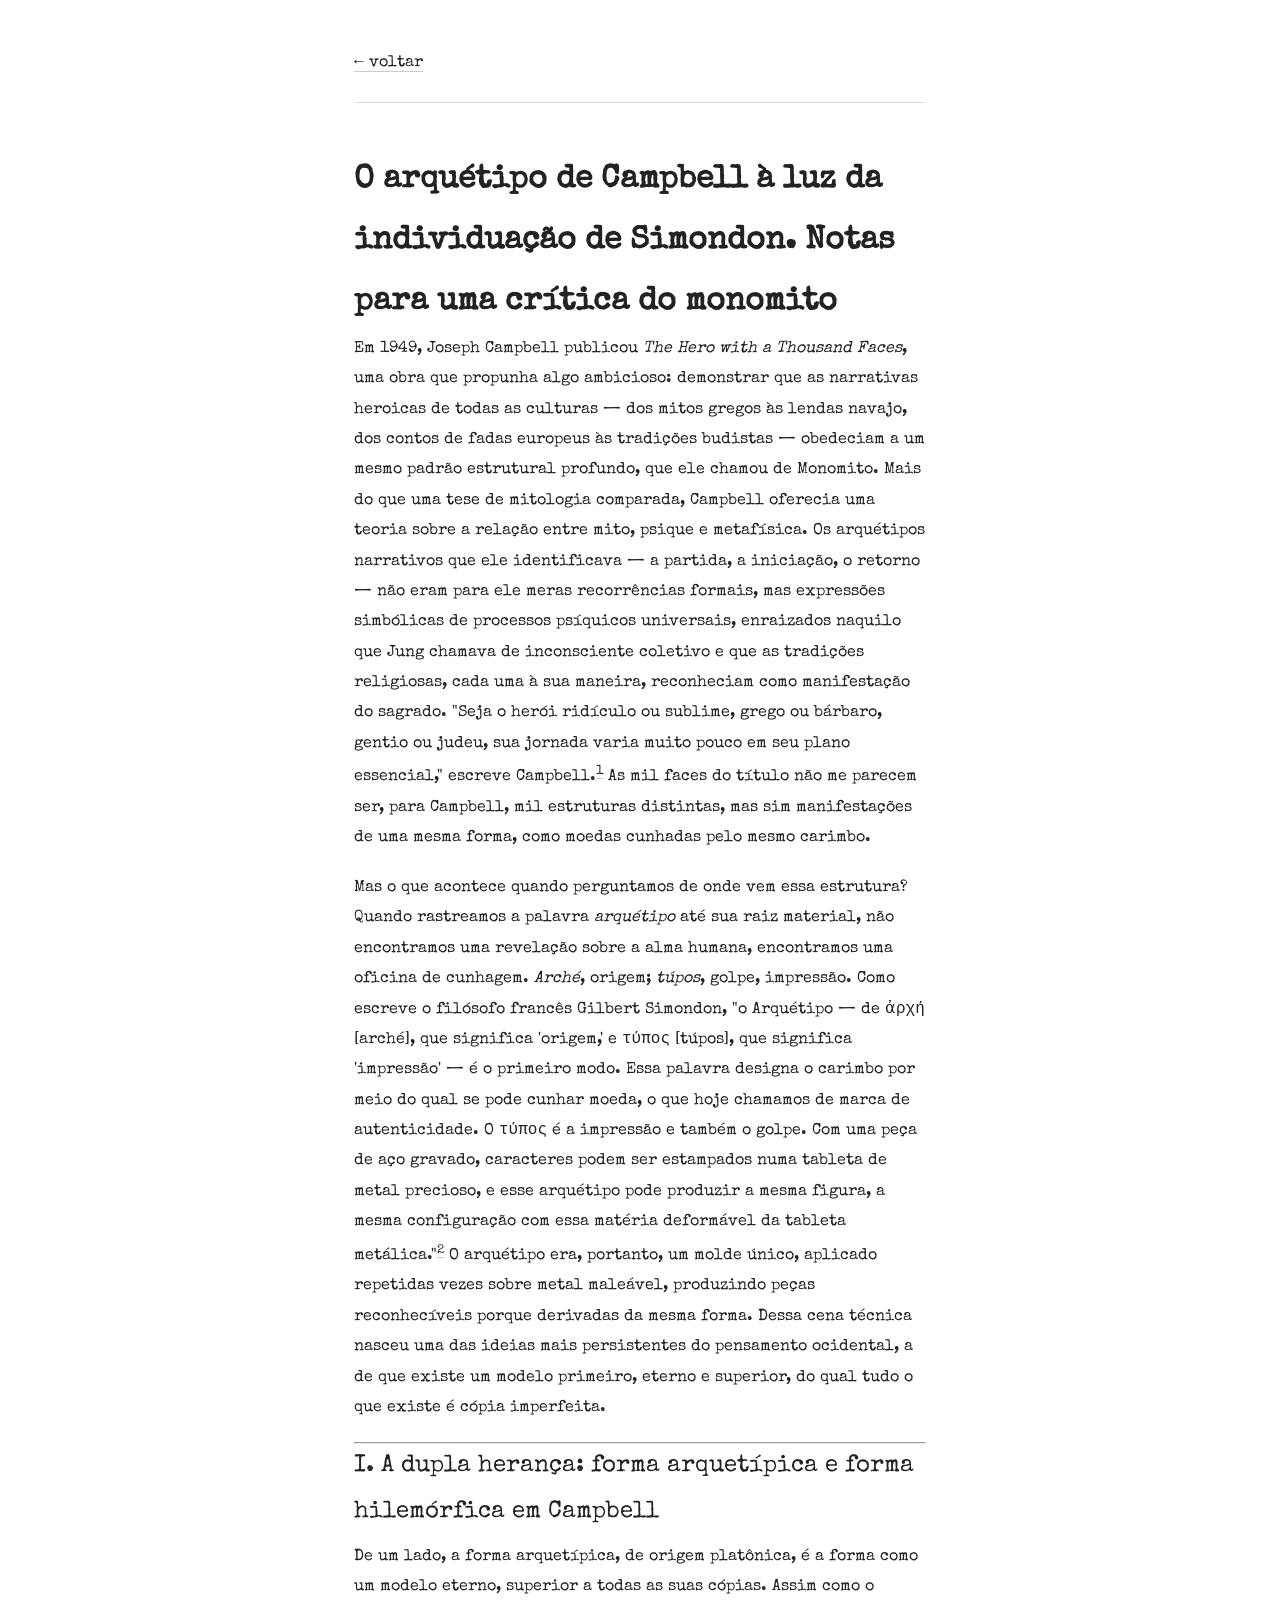
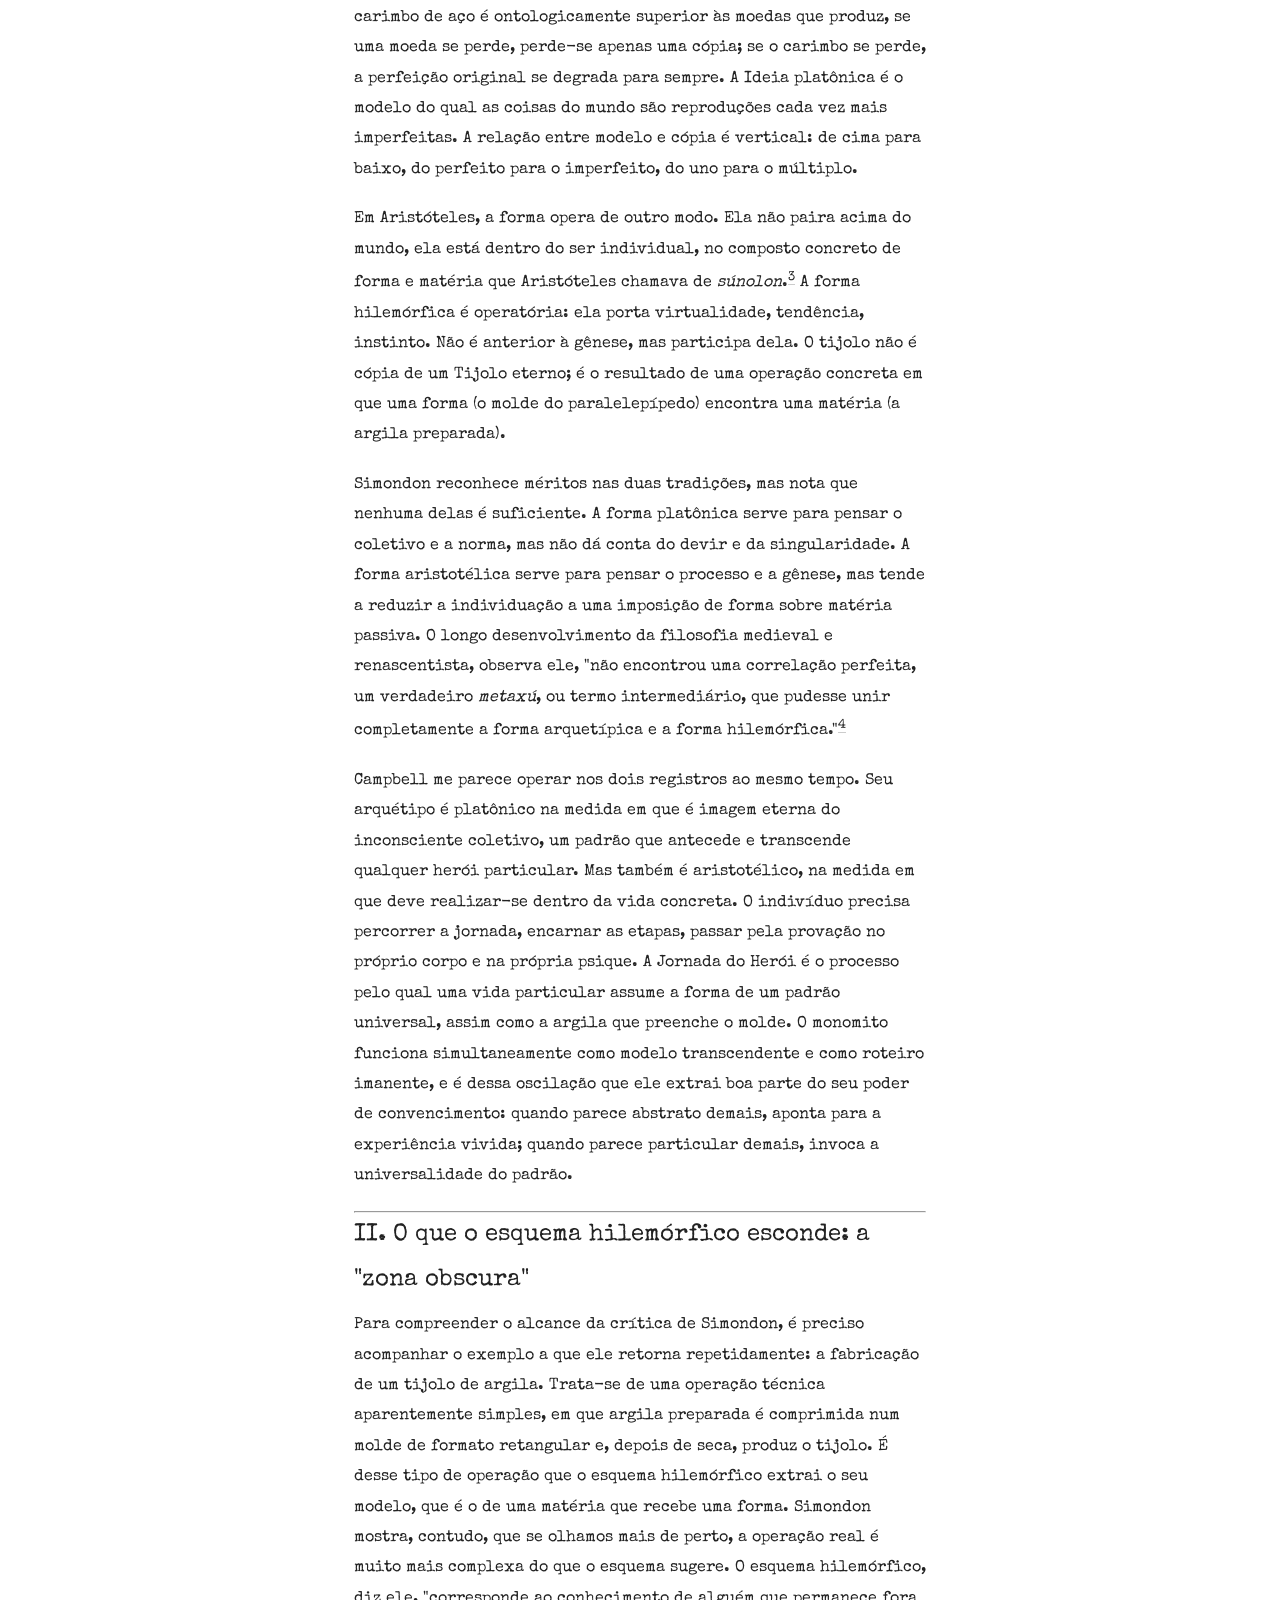
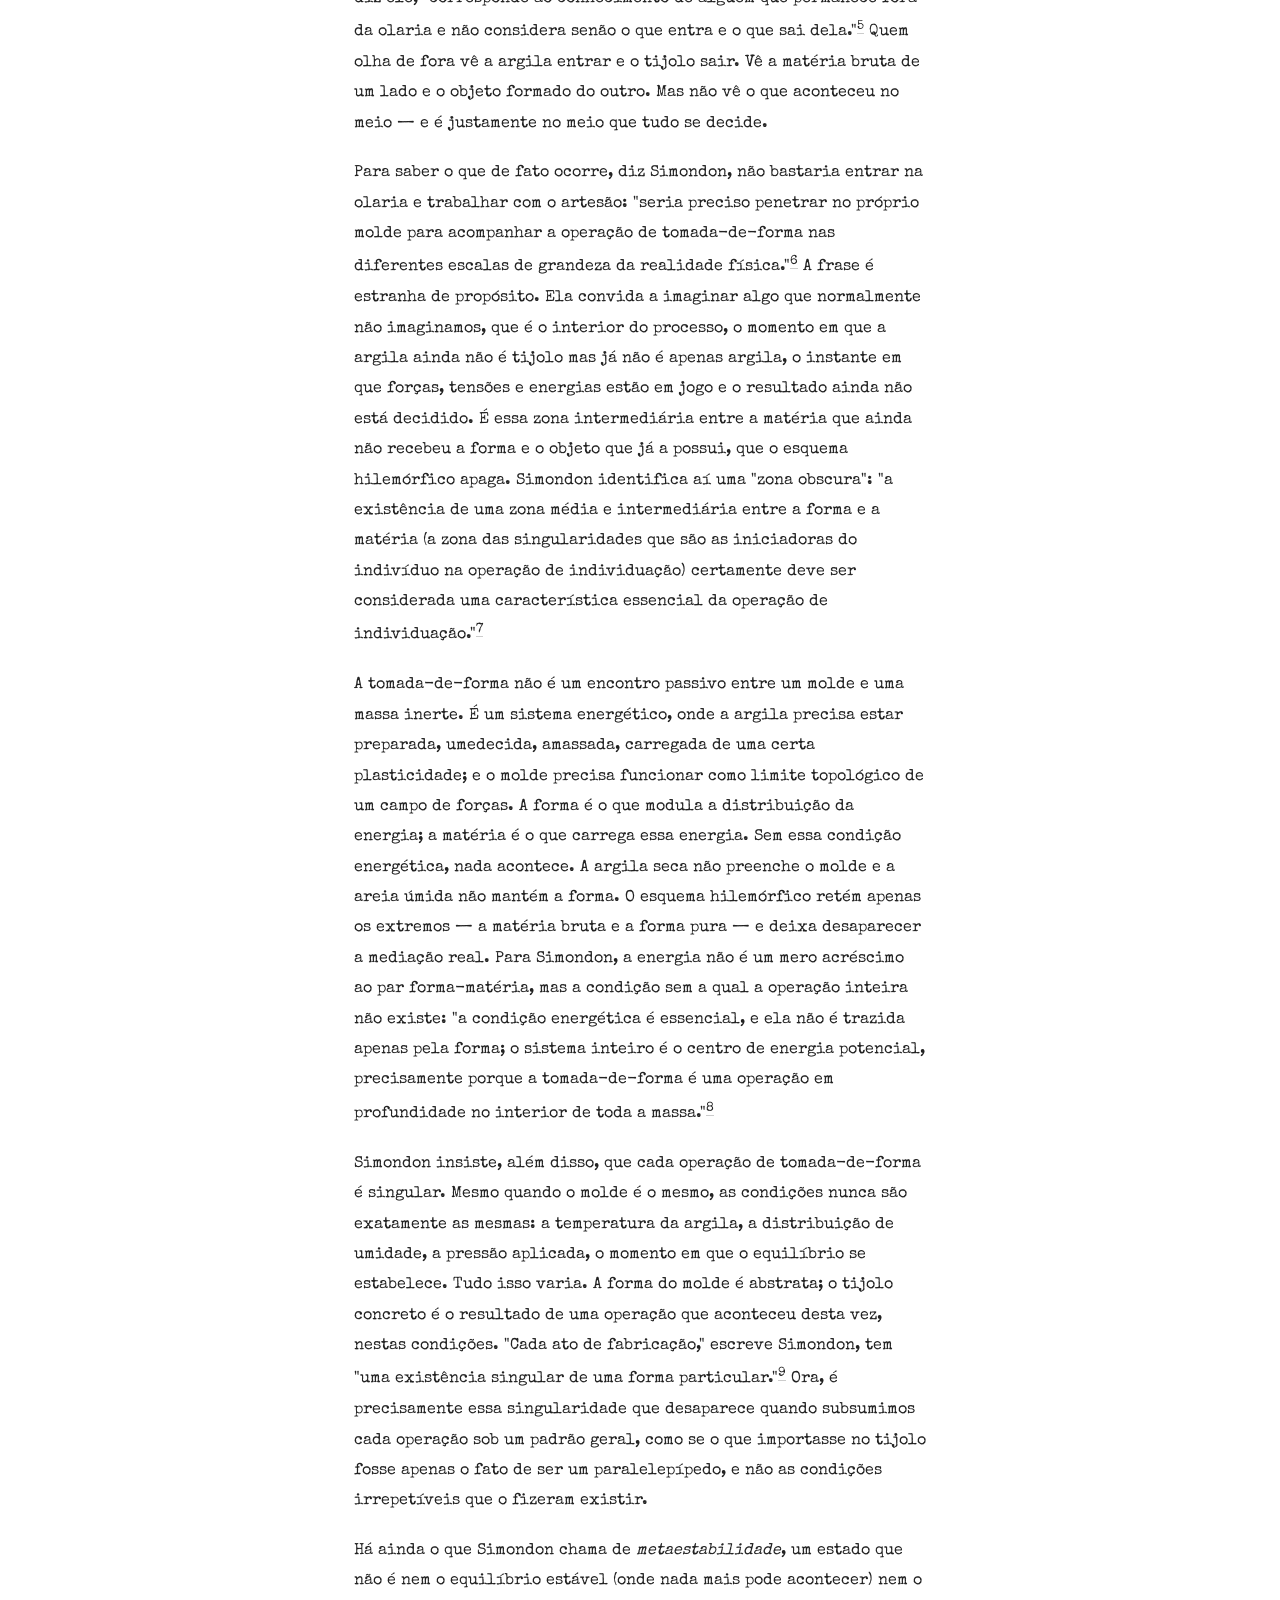
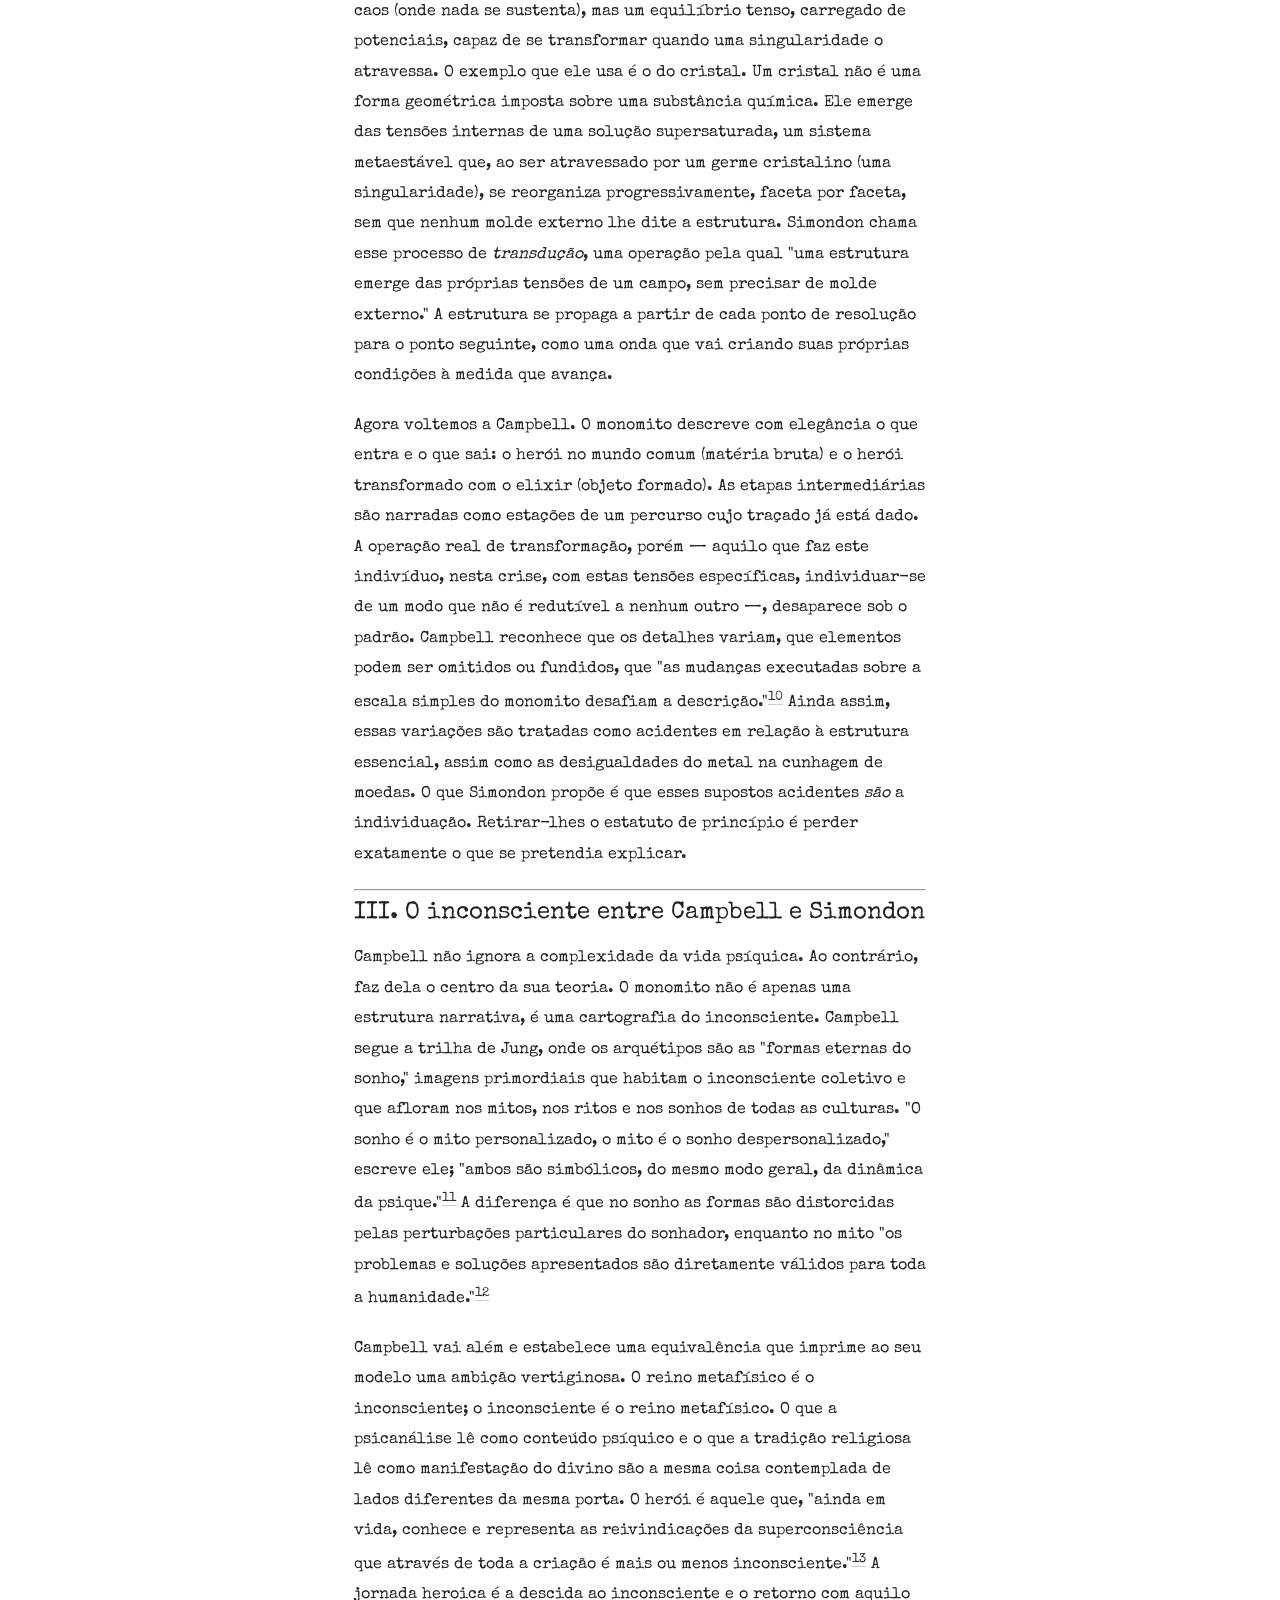
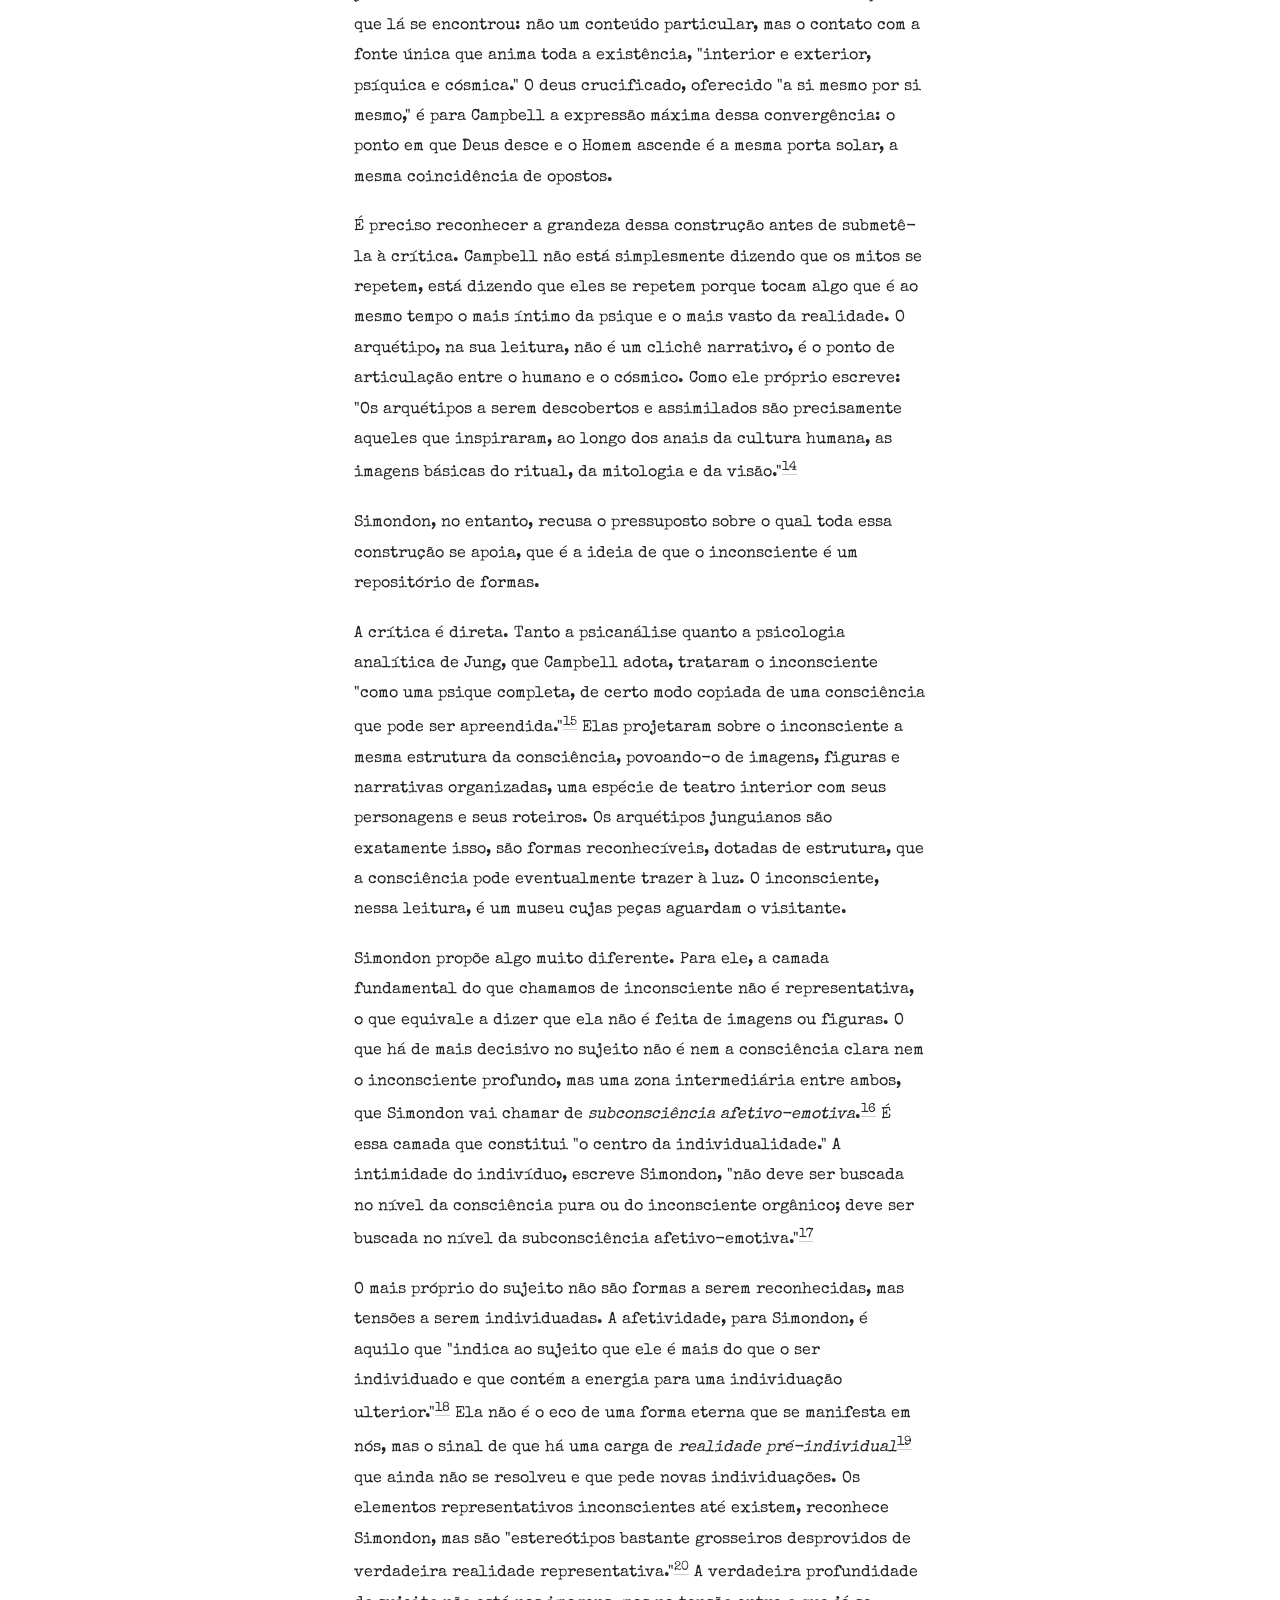
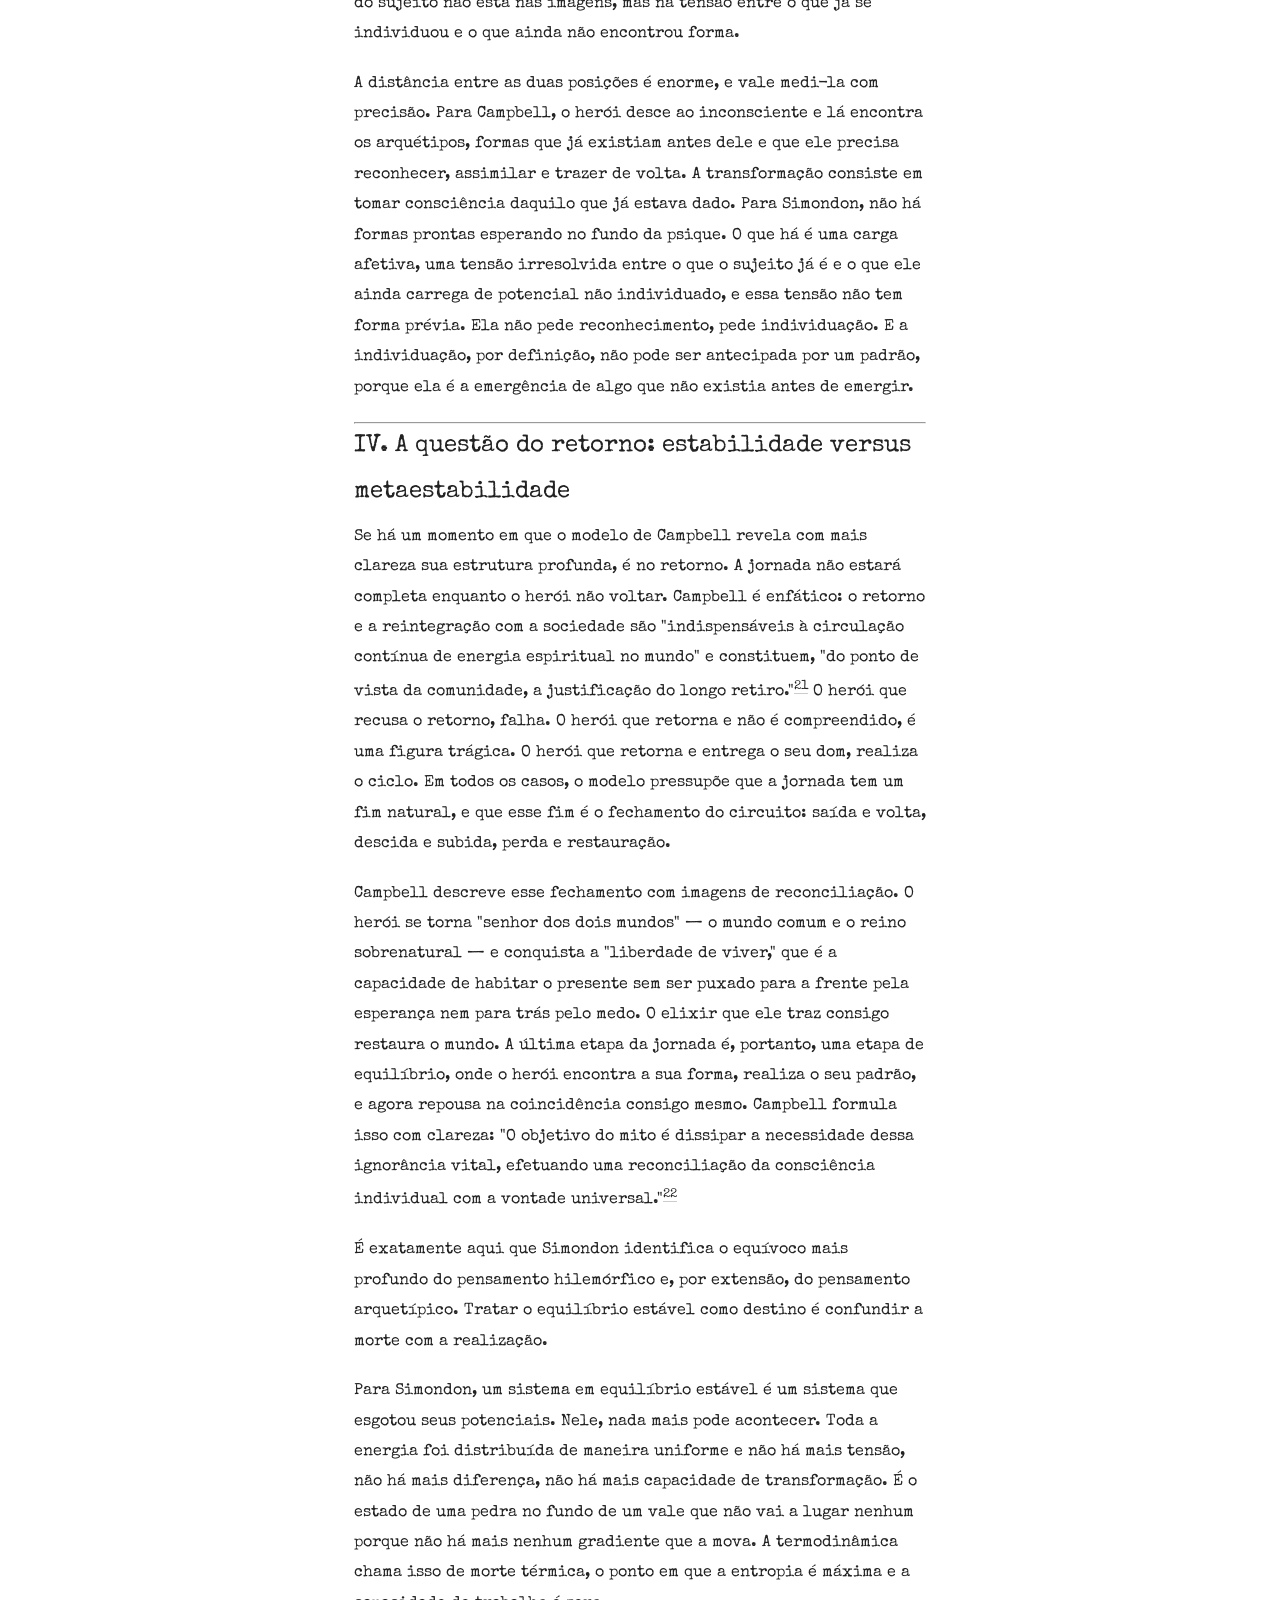
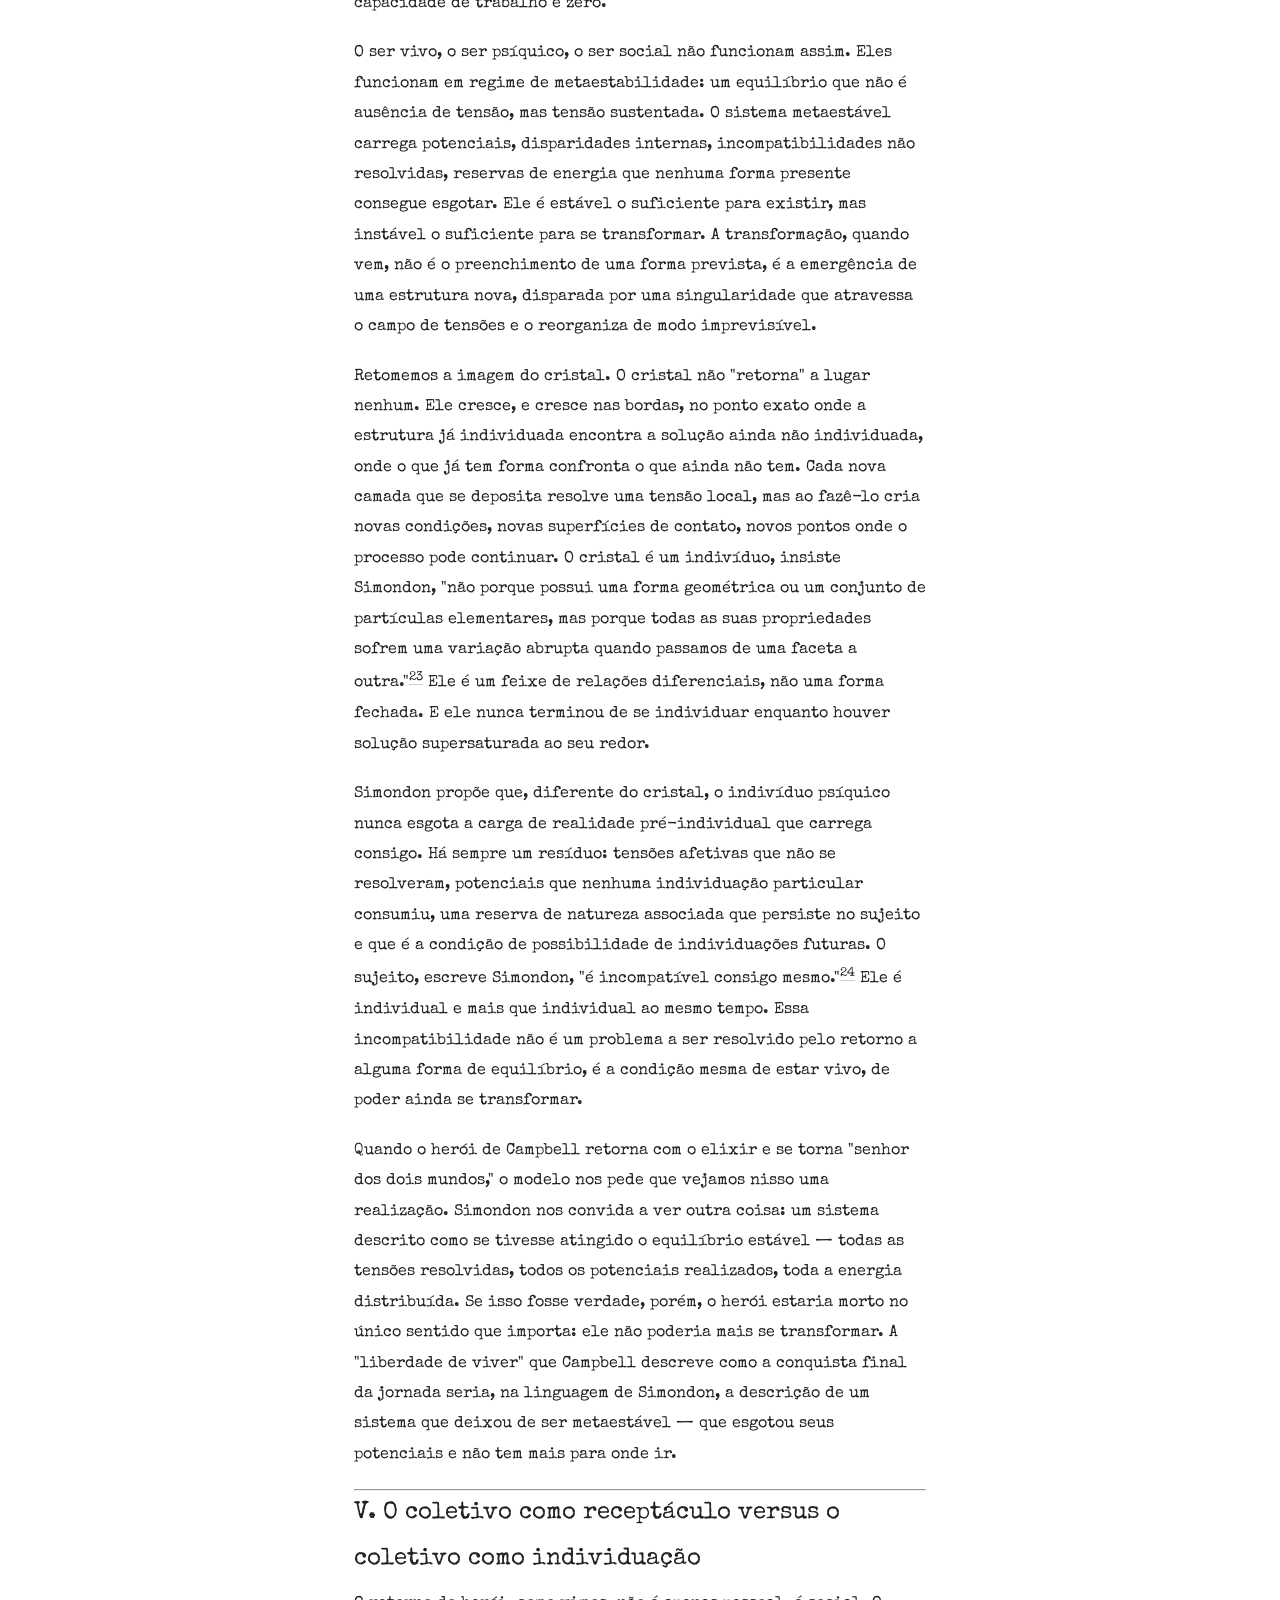
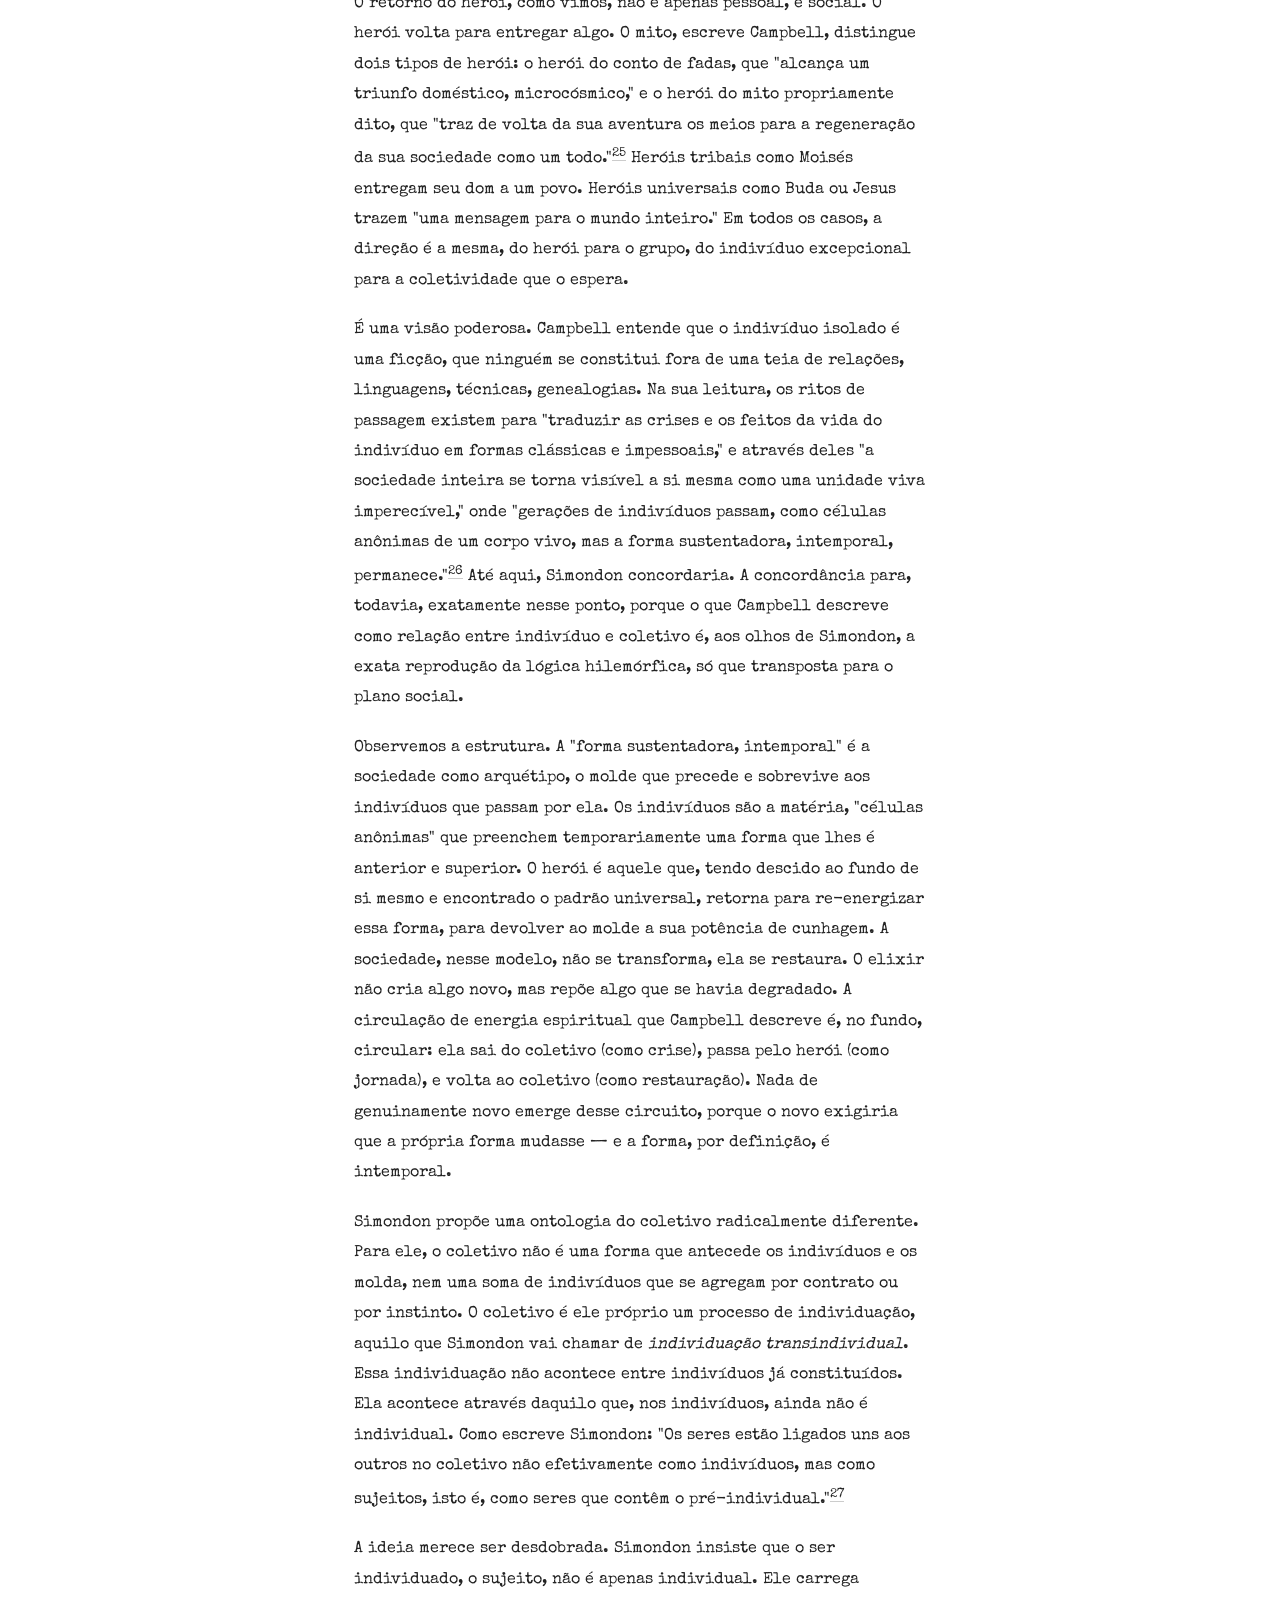
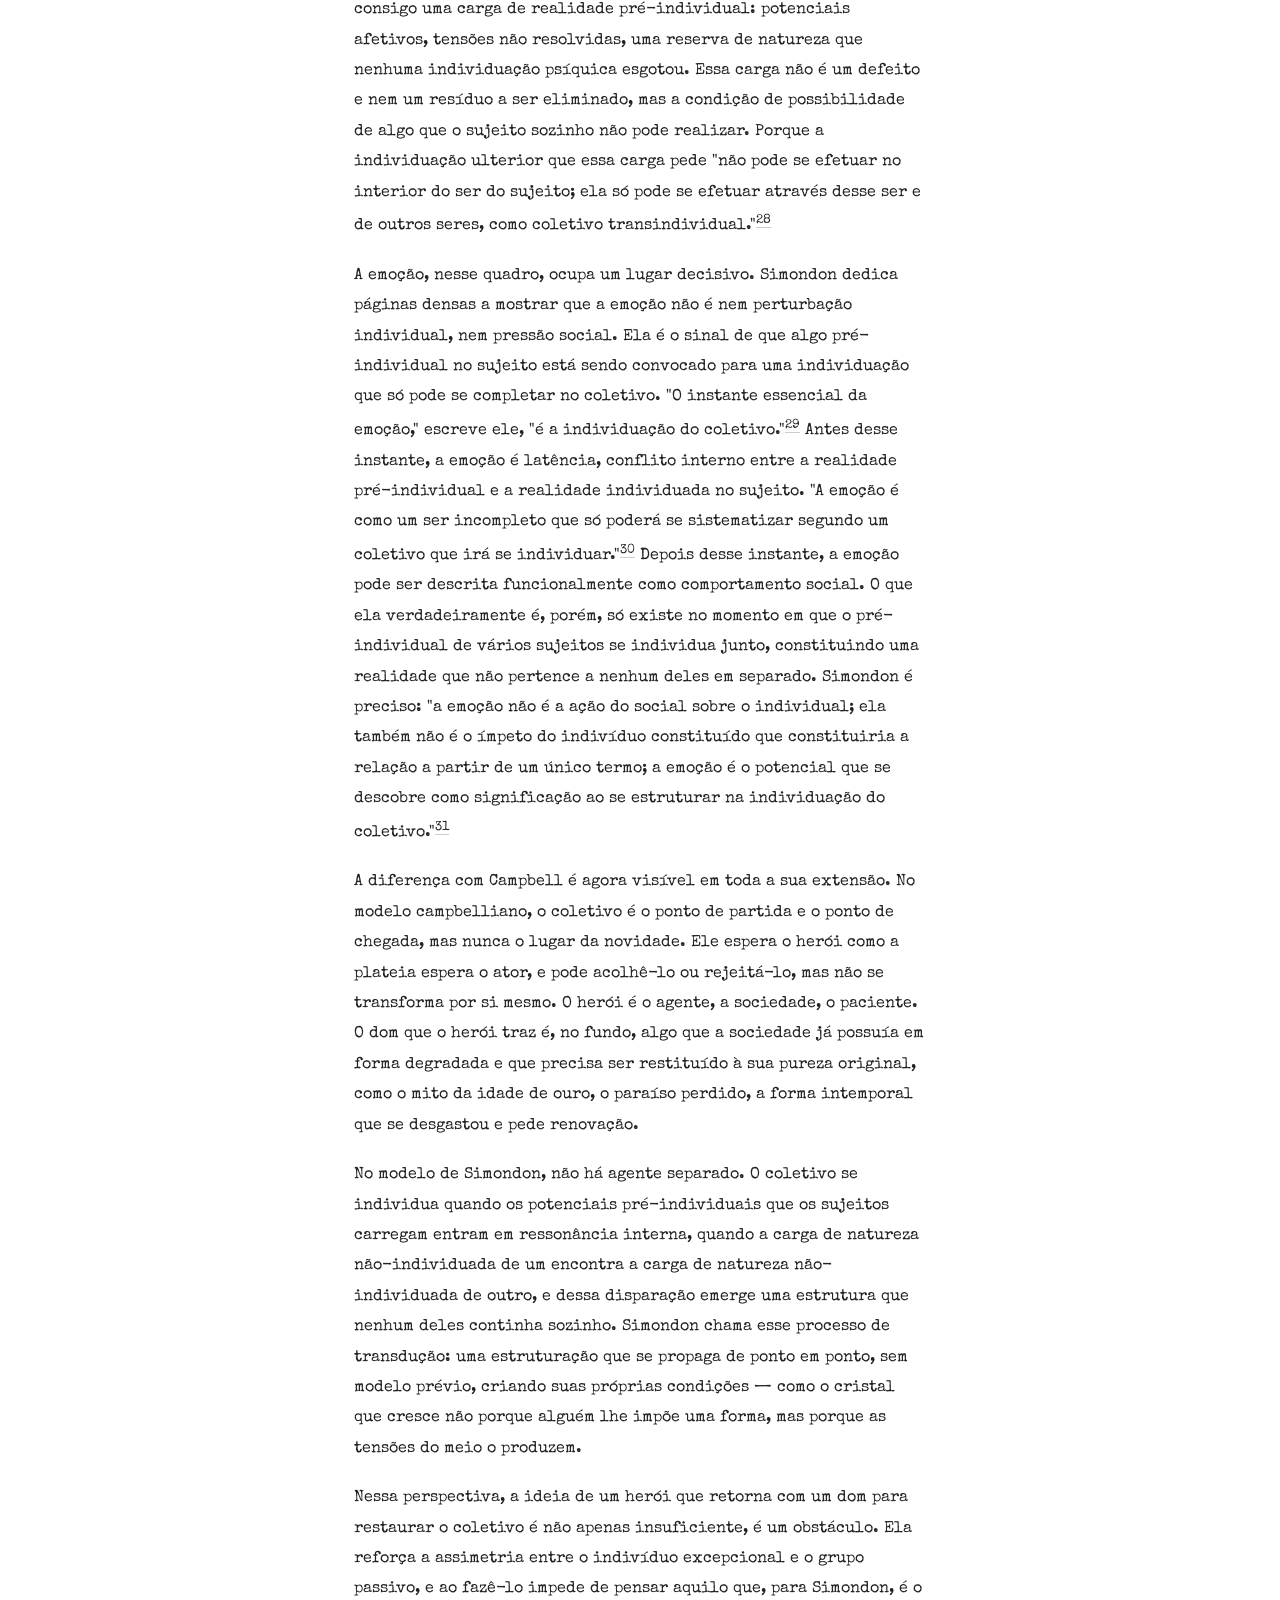
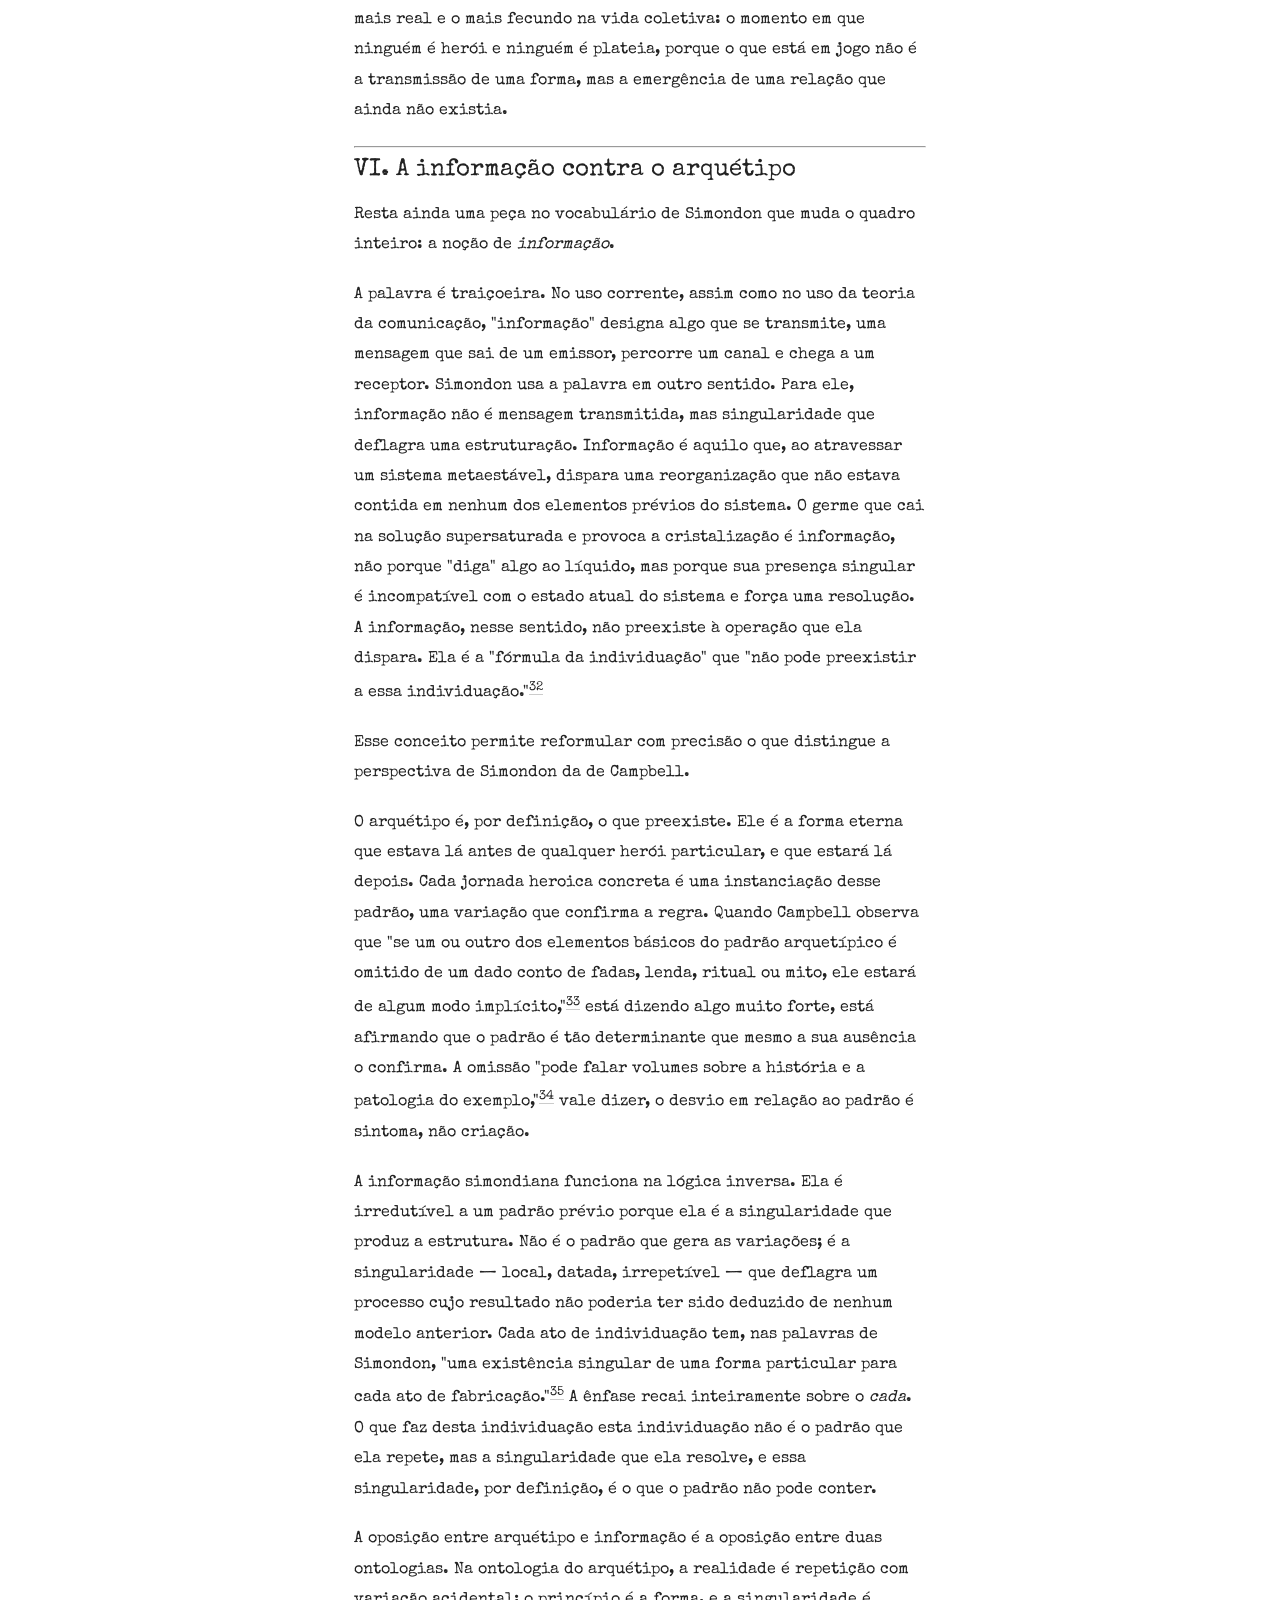
<file: posts/campbell-simondon.html>
<!DOCTYPE html>
<html lang="pt-BR">
<head>
  <meta charset="UTF-8">
  <meta name="viewport" content="width=device-width, initial-scale=1.0">
  <title>O arquétipo de Campbell à luz da individuação de Simondon</title>
  <link rel="stylesheet" href="../style.css">
  <style>
    .notas { margin-top: 2em; }
    .nota {
      display: block !important;
      float: none !important;
      column-count: 1 !important;
      columns: unset !important;
      width: 100% !important;
      max-width: 100% !important;
      margin: 0 0 0.8em 0 !important;
      padding-left: 1.5em !important;
      text-indent: -1.5em !important;
      font-size: 0.85em !important;
      line-height: 1.5 !important;
    }
  </style>
</head>
<body>
</head>
<body>
<header>
  <a href="../index.html">← voltar</a>
</header>
<h1>O arquétipo de Campbell à luz da individuação de Simondon. Notas para uma crítica do monomito</h1>

<p>Em 1949, Joseph Campbell publicou <em>The Hero with a Thousand Faces</em>, uma obra que propunha algo ambicioso: demonstrar que as narrativas heroicas de todas as culturas — dos mitos gregos às lendas navajo, dos contos de fadas europeus às tradições budistas — obedeciam a um mesmo padrão estrutural profundo, que ele chamou de Monomito. Mais do que uma tese de mitologia comparada, Campbell oferecia uma teoria sobre a relação entre mito, psique e metafísica. Os arquétipos narrativos que ele identificava — a partida, a iniciação, o retorno — não eram para ele meras recorrências formais, mas expressões simbólicas de processos psíquicos universais, enraizados naquilo que Jung chamava de inconsciente coletivo e que as tradições religiosas, cada uma à sua maneira, reconheciam como manifestação do sagrado. "Seja o herói ridículo ou sublime, grego ou bárbaro, gentio ou judeu, sua jornada varia muito pouco em seu plano essencial," escreve Campbell.<sup><a href="#nota1">1</a></sup> As mil faces do título não me parecem ser, para Campbell, mil estruturas distintas, mas sim manifestações de uma mesma forma, como moedas cunhadas pelo mesmo carimbo.</p>

<p>Mas o que acontece quando perguntamos de onde vem essa estrutura? Quando rastreamos a palavra <em>arquétipo</em> até sua raiz material, não encontramos uma revelação sobre a alma humana, encontramos uma oficina de cunhagem. <em>Arché</em>, origem; <em>túpos</em>, golpe, impressão. Como escreve o filósofo francês Gilbert Simondon, "o Arquétipo — de ἀρχή [arché], que significa 'origem,' e τύπος [túpos], que significa 'impressão' — é o primeiro modo. Essa palavra designa o carimbo por meio do qual se pode cunhar moeda, o que hoje chamamos de marca de autenticidade. O τύπος é a impressão e também o golpe. Com uma peça de aço gravado, caracteres podem ser estampados numa tableta de metal precioso, e esse arquétipo pode produzir a mesma figura, a mesma configuração com essa matéria deformável da tableta metálica."<sup><a href="#nota2">2</a></sup> O arquétipo era, portanto, um molde único, aplicado repetidas vezes sobre metal maleável, produzindo peças reconhecíveis porque derivadas da mesma forma. Dessa cena técnica nasceu uma das ideias mais persistentes do pensamento ocidental, a de que existe um modelo primeiro, eterno e superior, do qual tudo o que existe é cópia imperfeita.</p>

<hr>

<h2>I. A dupla herança: forma arquetípica e forma hilemórfica em Campbell</h2>

<p>De um lado, a forma arquetípica, de origem platônica, é a forma como um modelo eterno, superior a todas as suas cópias. Assim como o carimbo de aço é ontologicamente superior às moedas que produz, se uma moeda se perde, perde-se apenas uma cópia; se o carimbo se perde, a perfeição original se degrada para sempre. A Ideia platônica é o modelo do qual as coisas do mundo são reproduções cada vez mais imperfeitas. A relação entre modelo e cópia é vertical: de cima para baixo, do perfeito para o imperfeito, do uno para o múltiplo.</p>

<p>Em Aristóteles, a forma opera de outro modo. Ela não paira acima do mundo, ela está dentro do ser individual, no composto concreto de forma e matéria que Aristóteles chamava de <em>súnolon</em>.<sup><a href="#nota3">3</a></sup> A forma hilemórfica é operatória: ela porta virtualidade, tendência, instinto. Não é anterior à gênese, mas participa dela. O tijolo não é cópia de um Tijolo eterno; é o resultado de uma operação concreta em que uma forma (o molde do paralelepípedo) encontra uma matéria (a argila preparada).</p>

<p>Simondon reconhece méritos nas duas tradições, mas nota que nenhuma delas é suficiente. A forma platônica serve para pensar o coletivo e a norma, mas não dá conta do devir e da singularidade. A forma aristotélica serve para pensar o processo e a gênese, mas tende a reduzir a individuação a uma imposição de forma sobre matéria passiva. O longo desenvolvimento da filosofia medieval e renascentista, observa ele, "não encontrou uma correlação perfeita, um verdadeiro <em>metaxú</em>, ou termo intermediário, que pudesse unir completamente a forma arquetípica e a forma hilemórfica."<sup><a href="#nota4">4</a></sup></p>

<p>Campbell me parece operar nos dois registros ao mesmo tempo. Seu arquétipo é platônico na medida em que é imagem eterna do inconsciente coletivo, um padrão que antecede e transcende qualquer herói particular. Mas também é aristotélico, na medida em que deve realizar-se dentro da vida concreta. O indivíduo precisa percorrer a jornada, encarnar as etapas, passar pela provação no próprio corpo e na própria psique. A Jornada do Herói é o processo pelo qual uma vida particular assume a forma de um padrão universal, assim como a argila que preenche o molde. O monomito funciona simultaneamente como modelo transcendente e como roteiro imanente, e é dessa oscilação que ele extrai boa parte do seu poder de convencimento: quando parece abstrato demais, aponta para a experiência vivida; quando parece particular demais, invoca a universalidade do padrão.</p>

<hr>

<h2>II. O que o esquema hilemórfico esconde: a "zona obscura"</h2>

<p>Para compreender o alcance da crítica de Simondon, é preciso acompanhar o exemplo a que ele retorna repetidamente: a fabricação de um tijolo de argila. Trata-se de uma operação técnica aparentemente simples, em que argila preparada é comprimida num molde de formato retangular e, depois de seca, produz o tijolo. É desse tipo de operação que o esquema hilemórfico extrai o seu modelo, que é o de uma matéria que recebe uma forma. Simondon mostra, contudo, que se olhamos mais de perto, a operação real é muito mais complexa do que o esquema sugere. O esquema hilemórfico, diz ele, "corresponde ao conhecimento de alguém que permanece fora da olaria e não considera senão o que entra e o que sai dela."<sup><a href="#nota5">5</a></sup> Quem olha de fora vê a argila entrar e o tijolo sair. Vê a matéria bruta de um lado e o objeto formado do outro. Mas não vê o que aconteceu no meio — e é justamente no meio que tudo se decide.</p>

<p>Para saber o que de fato ocorre, diz Simondon, não bastaria entrar na olaria e trabalhar com o artesão: "seria preciso penetrar no próprio molde para acompanhar a operação de tomada-de-forma nas diferentes escalas de grandeza da realidade física."<sup><a href="#nota6">6</a></sup> A frase é estranha de propósito. Ela convida a imaginar algo que normalmente não imaginamos, que é o interior do processo, o momento em que a argila ainda não é tijolo mas já não é apenas argila, o instante em que forças, tensões e energias estão em jogo e o resultado ainda não está decidido. É essa zona intermediária entre a matéria que ainda não recebeu a forma e o objeto que já a possui, que o esquema hilemórfico apaga. Simondon identifica aí uma "zona obscura": "a existência de uma zona média e intermediária entre a forma e a matéria (a zona das singularidades que são as iniciadoras do indivíduo na operação de individuação) certamente deve ser considerada uma característica essencial da operação de individuação."<sup><a href="#nota7">7</a></sup></p>

<p>A tomada-de-forma não é um encontro passivo entre um molde e uma massa inerte. É um sistema energético, onde a argila precisa estar preparada, umedecida, amassada, carregada de uma certa plasticidade; e o molde precisa funcionar como limite topológico de um campo de forças. A forma é o que modula a distribuição da energia; a matéria é o que carrega essa energia. Sem essa condição energética, nada acontece. A argila seca não preenche o molde e a areia úmida não mantém a forma. O esquema hilemórfico retém apenas os extremos — a matéria bruta e a forma pura — e deixa desaparecer a mediação real. Para Simondon, a energia não é um mero acréscimo ao par forma-matéria, mas a condição sem a qual a operação inteira não existe: "a condição energética é essencial, e ela não é trazida apenas pela forma; o sistema inteiro é o centro de energia potencial, precisamente porque a tomada-de-forma é uma operação em profundidade no interior de toda a massa."<sup><a href="#nota8">8</a></sup></p>

<p>Simondon insiste, além disso, que cada operação de tomada-de-forma é singular. Mesmo quando o molde é o mesmo, as condições nunca são exatamente as mesmas: a temperatura da argila, a distribuição de umidade, a pressão aplicada, o momento em que o equilíbrio se estabelece. Tudo isso varia. A forma do molde é abstrata; o tijolo concreto é o resultado de uma operação que aconteceu desta vez, nestas condições. "Cada ato de fabricação," escreve Simondon, tem "uma existência singular de uma forma particular."<sup><a href="#nota9">9</a></sup> Ora, é precisamente essa singularidade que desaparece quando subsumimos cada operação sob um padrão geral, como se o que importasse no tijolo fosse apenas o fato de ser um paralelepípedo, e não as condições irrepetíveis que o fizeram existir.</p>

<p>Há ainda o que Simondon chama de <em>metaestabilidade</em>, um estado que não é nem o equilíbrio estável (onde nada mais pode acontecer) nem o caos (onde nada se sustenta), mas um equilíbrio tenso, carregado de potenciais, capaz de se transformar quando uma singularidade o atravessa. O exemplo que ele usa é o do cristal. Um cristal não é uma forma geométrica imposta sobre uma substância química. Ele emerge das tensões internas de uma solução supersaturada, um sistema metaestável que, ao ser atravessado por um germe cristalino (uma singularidade), se reorganiza progressivamente, faceta por faceta, sem que nenhum molde externo lhe dite a estrutura. Simondon chama esse processo de <em>transdução</em>, uma operação pela qual "uma estrutura emerge das próprias tensões de um campo, sem precisar de molde externo." A estrutura se propaga a partir de cada ponto de resolução para o ponto seguinte, como uma onda que vai criando suas próprias condições à medida que avança.</p>

<p>Agora voltemos a Campbell. O monomito descreve com elegância o que entra e o que sai: o herói no mundo comum (matéria bruta) e o herói transformado com o elixir (objeto formado). As etapas intermediárias são narradas como estações de um percurso cujo traçado já está dado. A operação real de transformação, porém — aquilo que faz este indivíduo, nesta crise, com estas tensões específicas, individuar-se de um modo que não é redutível a nenhum outro —, desaparece sob o padrão. Campbell reconhece que os detalhes variam, que elementos podem ser omitidos ou fundidos, que "as mudanças executadas sobre a escala simples do monomito desafiam a descrição."<sup><a href="#nota10">10</a></sup> Ainda assim, essas variações são tratadas como acidentes em relação à estrutura essencial, assim como as desigualdades do metal na cunhagem de moedas. O que Simondon propõe é que esses supostos acidentes <em>são</em> a individuação. Retirar-lhes o estatuto de princípio é perder exatamente o que se pretendia explicar.</p>

<hr>

<h2>III. O inconsciente entre Campbell e Simondon</h2>

<p>Campbell não ignora a complexidade da vida psíquica. Ao contrário, faz dela o centro da sua teoria. O monomito não é apenas uma estrutura narrativa, é uma cartografia do inconsciente. Campbell segue a trilha de Jung, onde os arquétipos são as "formas eternas do sonho," imagens primordiais que habitam o inconsciente coletivo e que afloram nos mitos, nos ritos e nos sonhos de todas as culturas. "O sonho é o mito personalizado, o mito é o sonho despersonalizado," escreve ele; "ambos são simbólicos, do mesmo modo geral, da dinâmica da psique."<sup><a href="#nota11">11</a></sup> A diferença é que no sonho as formas são distorcidas pelas perturbações particulares do sonhador, enquanto no mito "os problemas e soluções apresentados são diretamente válidos para toda a humanidade."<sup><a href="#nota12">12</a></sup></p>

<p>Campbell vai além e estabelece uma equivalência que imprime ao seu modelo uma ambição vertiginosa. O reino metafísico é o inconsciente; o inconsciente é o reino metafísico. O que a psicanálise lê como conteúdo psíquico e o que a tradição religiosa lê como manifestação do divino são a mesma coisa contemplada de lados diferentes da mesma porta. O herói é aquele que, "ainda em vida, conhece e representa as reivindicações da superconsciência que através de toda a criação é mais ou menos inconsciente."<sup><a href="#nota13">13</a></sup> A jornada heroica é a descida ao inconsciente e o retorno com aquilo que lá se encontrou: não um conteúdo particular, mas o contato com a fonte única que anima toda a existência, "interior e exterior, psíquica e cósmica." O deus crucificado, oferecido "a si mesmo por si mesmo," é para Campbell a expressão máxima dessa convergência: o ponto em que Deus desce e o Homem ascende é a mesma porta solar, a mesma coincidência de opostos.</p>

<p>É preciso reconhecer a grandeza dessa construção antes de submetê-la à crítica. Campbell não está simplesmente dizendo que os mitos se repetem, está dizendo que eles se repetem porque tocam algo que é ao mesmo tempo o mais íntimo da psique e o mais vasto da realidade. O arquétipo, na sua leitura, não é um clichê narrativo, é o ponto de articulação entre o humano e o cósmico. Como ele próprio escreve: "Os arquétipos a serem descobertos e assimilados são precisamente aqueles que inspiraram, ao longo dos anais da cultura humana, as imagens básicas do ritual, da mitologia e da visão."<sup><a href="#nota14">14</a></sup></p>

<p>Simondon, no entanto, recusa o pressuposto sobre o qual toda essa construção se apoia, que é a ideia de que o inconsciente é um repositório de formas.</p>

<p>A crítica é direta. Tanto a psicanálise quanto a psicologia analítica de Jung, que Campbell adota, trataram o inconsciente "como uma psique completa, de certo modo copiada de uma consciência que pode ser apreendida."<sup><a href="#nota15">15</a></sup> Elas projetaram sobre o inconsciente a mesma estrutura da consciência, povoando-o de imagens, figuras e narrativas organizadas, uma espécie de teatro interior com seus personagens e seus roteiros. Os arquétipos junguianos são exatamente isso, são formas reconhecíveis, dotadas de estrutura, que a consciência pode eventualmente trazer à luz. O inconsciente, nessa leitura, é um museu cujas peças aguardam o visitante.</p>

<p>Simondon propõe algo muito diferente. Para ele, a camada fundamental do que chamamos de inconsciente não é representativa, o que equivale a dizer que ela não é feita de imagens ou figuras. O que há de mais decisivo no sujeito não é nem a consciência clara nem o inconsciente profundo, mas uma zona intermediária entre ambos, que Simondon vai chamar de <em>subconsciência afetivo-emotiva</em>.<sup><a href="#nota16">16</a></sup> É essa camada que constitui "o centro da individualidade." A intimidade do indivíduo, escreve Simondon, "não deve ser buscada no nível da consciência pura ou do inconsciente orgânico; deve ser buscada no nível da subconsciência afetivo-emotiva."<sup><a href="#nota17">17</a></sup></p>

<p>O mais próprio do sujeito não são formas a serem reconhecidas, mas tensões a serem individuadas. A afetividade, para Simondon, é aquilo que "indica ao sujeito que ele é mais do que o ser individuado e que contém a energia para uma individuação ulterior."<sup><a href="#nota18">18</a></sup> Ela não é o eco de uma forma eterna que se manifesta em nós, mas o sinal de que há uma carga de <em>realidade pré-individual</em><sup><a href="#nota19">19</a></sup> que ainda não se resolveu e que pede novas individuações. Os elementos representativos inconscientes até existem, reconhece Simondon, mas são "estereótipos bastante grosseiros desprovidos de verdadeira realidade representativa."<sup><a href="#nota20">20</a></sup> A verdadeira profundidade do sujeito não está nas imagens, mas na tensão entre o que já se individuou e o que ainda não encontrou forma.</p>

<p>A distância entre as duas posições é enorme, e vale medi-la com precisão. Para Campbell, o herói desce ao inconsciente e lá encontra os arquétipos, formas que já existiam antes dele e que ele precisa reconhecer, assimilar e trazer de volta. A transformação consiste em tomar consciência daquilo que já estava dado. Para Simondon, não há formas prontas esperando no fundo da psique. O que há é uma carga afetiva, uma tensão irresolvida entre o que o sujeito já é e o que ele ainda carrega de potencial não individuado, e essa tensão não tem forma prévia. Ela não pede reconhecimento, pede individuação. E a individuação, por definição, não pode ser antecipada por um padrão, porque ela é a emergência de algo que não existia antes de emergir.</p>

<hr>

<h2>IV. A questão do retorno: estabilidade versus metaestabilidade</h2>

<p>Se há um momento em que o modelo de Campbell revela com mais clareza sua estrutura profunda, é no retorno. A jornada não estará completa enquanto o herói não voltar. Campbell é enfático: o retorno e a reintegração com a sociedade são "indispensáveis à circulação contínua de energia espiritual no mundo" e constituem, "do ponto de vista da comunidade, a justificação do longo retiro."<sup><a href="#nota21">21</a></sup> O herói que recusa o retorno, falha. O herói que retorna e não é compreendido, é uma figura trágica. O herói que retorna e entrega o seu dom, realiza o ciclo. Em todos os casos, o modelo pressupõe que a jornada tem um fim natural, e que esse fim é o fechamento do circuito: saída e volta, descida e subida, perda e restauração.</p>

<p>Campbell descreve esse fechamento com imagens de reconciliação. O herói se torna "senhor dos dois mundos" — o mundo comum e o reino sobrenatural — e conquista a "liberdade de viver," que é a capacidade de habitar o presente sem ser puxado para a frente pela esperança nem para trás pelo medo. O elixir que ele traz consigo restaura o mundo. A última etapa da jornada é, portanto, uma etapa de equilíbrio, onde o herói encontra a sua forma, realiza o seu padrão, e agora repousa na coincidência consigo mesmo. Campbell formula isso com clareza: "O objetivo do mito é dissipar a necessidade dessa ignorância vital, efetuando uma reconciliação da consciência individual com a vontade universal."<sup><a href="#nota22">22</a></sup></p>

<p>É exatamente aqui que Simondon identifica o equívoco mais profundo do pensamento hilemórfico e, por extensão, do pensamento arquetípico. Tratar o equilíbrio estável como destino é confundir a morte com a realização.</p>

<p>Para Simondon, um sistema em equilíbrio estável é um sistema que esgotou seus potenciais. Nele, nada mais pode acontecer. Toda a energia foi distribuída de maneira uniforme e não há mais tensão, não há mais diferença, não há mais capacidade de transformação. É o estado de uma pedra no fundo de um vale que não vai a lugar nenhum porque não há mais nenhum gradiente que a mova. A termodinâmica chama isso de morte térmica, o ponto em que a entropia é máxima e a capacidade de trabalho é zero.</p>

<p>O ser vivo, o ser psíquico, o ser social não funcionam assim. Eles funcionam em regime de metaestabilidade: um equilíbrio que não é ausência de tensão, mas tensão sustentada. O sistema metaestável carrega potenciais, disparidades internas, incompatibilidades não resolvidas, reservas de energia que nenhuma forma presente consegue esgotar. Ele é estável o suficiente para existir, mas instável o suficiente para se transformar. A transformação, quando vem, não é o preenchimento de uma forma prevista, é a emergência de uma estrutura nova, disparada por uma singularidade que atravessa o campo de tensões e o reorganiza de modo imprevisível.</p>

<p>Retomemos a imagem do cristal. O cristal não "retorna" a lugar nenhum. Ele cresce, e cresce nas bordas, no ponto exato onde a estrutura já individuada encontra a solução ainda não individuada, onde o que já tem forma confronta o que ainda não tem. Cada nova camada que se deposita resolve uma tensão local, mas ao fazê-lo cria novas condições, novas superfícies de contato, novos pontos onde o processo pode continuar. O cristal é um indivíduo, insiste Simondon, "não porque possui uma forma geométrica ou um conjunto de partículas elementares, mas porque todas as suas propriedades sofrem uma variação abrupta quando passamos de uma faceta a outra."<sup><a href="#nota23">23</a></sup> Ele é um feixe de relações diferenciais, não uma forma fechada. E ele nunca terminou de se individuar enquanto houver solução supersaturada ao seu redor.</p>

<p>Simondon propõe que, diferente do cristal, o indivíduo psíquico nunca esgota a carga de realidade pré-individual que carrega consigo. Há sempre um resíduo: tensões afetivas que não se resolveram, potenciais que nenhuma individuação particular consumiu, uma reserva de natureza associada que persiste no sujeito e que é a condição de possibilidade de individuações futuras. O sujeito, escreve Simondon, "é incompatível consigo mesmo."<sup><a href="#nota24">24</a></sup> Ele é individual e mais que individual ao mesmo tempo. Essa incompatibilidade não é um problema a ser resolvido pelo retorno a alguma forma de equilíbrio, é a condição mesma de estar vivo, de poder ainda se transformar.</p>

<p>Quando o herói de Campbell retorna com o elixir e se torna "senhor dos dois mundos," o modelo nos pede que vejamos nisso uma realização. Simondon nos convida a ver outra coisa: um sistema descrito como se tivesse atingido o equilíbrio estável — todas as tensões resolvidas, todos os potenciais realizados, toda a energia distribuída. Se isso fosse verdade, porém, o herói estaria morto no único sentido que importa: ele não poderia mais se transformar. A "liberdade de viver" que Campbell descreve como a conquista final da jornada seria, na linguagem de Simondon, a descrição de um sistema que deixou de ser metaestável — que esgotou seus potenciais e não tem mais para onde ir.</p>

<hr>

<h2>V. O coletivo como receptáculo versus o coletivo como individuação</h2>

<p>O retorno do herói, como vimos, não é apenas pessoal, é social. O herói volta para entregar algo. O mito, escreve Campbell, distingue dois tipos de herói: o herói do conto de fadas, que "alcança um triunfo doméstico, microcósmico," e o herói do mito propriamente dito, que "traz de volta da sua aventura os meios para a regeneração da sua sociedade como um todo."<sup><a href="#nota25">25</a></sup> Heróis tribais como Moisés entregam seu dom a um povo. Heróis universais como Buda ou Jesus trazem "uma mensagem para o mundo inteiro." Em todos os casos, a direção é a mesma, do herói para o grupo, do indivíduo excepcional para a coletividade que o espera.</p>

<p>É uma visão poderosa. Campbell entende que o indivíduo isolado é uma ficção, que ninguém se constitui fora de uma teia de relações, linguagens, técnicas, genealogias. Na sua leitura, os ritos de passagem existem para "traduzir as crises e os feitos da vida do indivíduo em formas clássicas e impessoais," e através deles "a sociedade inteira se torna visível a si mesma como uma unidade viva imperecível," onde "gerações de indivíduos passam, como células anônimas de um corpo vivo, mas a forma sustentadora, intemporal, permanece."<sup><a href="#nota26">26</a></sup> Até aqui, Simondon concordaria. A concordância para, todavia, exatamente nesse ponto, porque o que Campbell descreve como relação entre indivíduo e coletivo é, aos olhos de Simondon, a exata reprodução da lógica hilemórfica, só que transposta para o plano social.</p>

<p>Observemos a estrutura. A "forma sustentadora, intemporal" é a sociedade como arquétipo, o molde que precede e sobrevive aos indivíduos que passam por ela. Os indivíduos são a matéria, "células anônimas" que preenchem temporariamente uma forma que lhes é anterior e superior. O herói é aquele que, tendo descido ao fundo de si mesmo e encontrado o padrão universal, retorna para re-energizar essa forma, para devolver ao molde a sua potência de cunhagem. A sociedade, nesse modelo, não se transforma, ela se restaura. O elixir não cria algo novo, mas repõe algo que se havia degradado. A circulação de energia espiritual que Campbell descreve é, no fundo, circular: ela sai do coletivo (como crise), passa pelo herói (como jornada), e volta ao coletivo (como restauração). Nada de genuinamente novo emerge desse circuito, porque o novo exigiria que a própria forma mudasse — e a forma, por definição, é intemporal.</p>

<p>Simondon propõe uma ontologia do coletivo radicalmente diferente. Para ele, o coletivo não é uma forma que antecede os indivíduos e os molda, nem uma soma de indivíduos que se agregam por contrato ou por instinto. O coletivo é ele próprio um processo de individuação, aquilo que Simondon vai chamar de <em>individuação transindividual</em>. Essa individuação não acontece entre indivíduos já constituídos. Ela acontece através daquilo que, nos indivíduos, ainda não é individual. Como escreve Simondon: "Os seres estão ligados uns aos outros no coletivo não efetivamente como indivíduos, mas como sujeitos, isto é, como seres que contêm o pré-individual."<sup><a href="#nota27">27</a></sup></p>

<p>A ideia merece ser desdobrada. Simondon insiste que o ser individuado, o sujeito, não é apenas individual. Ele carrega consigo uma carga de realidade pré-individual: potenciais afetivos, tensões não resolvidas, uma reserva de natureza que nenhuma individuação psíquica esgotou. Essa carga não é um defeito e nem um resíduo a ser eliminado, mas a condição de possibilidade de algo que o sujeito sozinho não pode realizar. Porque a individuação ulterior que essa carga pede "não pode se efetuar no interior do ser do sujeito; ela só pode se efetuar através desse ser e de outros seres, como coletivo transindividual."<sup><a href="#nota28">28</a></sup></p>

<p>A emoção, nesse quadro, ocupa um lugar decisivo. Simondon dedica páginas densas a mostrar que a emoção não é nem perturbação individual, nem pressão social. Ela é o sinal de que algo pré-individual no sujeito está sendo convocado para uma individuação que só pode se completar no coletivo. "O instante essencial da emoção," escreve ele, "é a individuação do coletivo."<sup><a href="#nota29">29</a></sup> Antes desse instante, a emoção é latência, conflito interno entre a realidade pré-individual e a realidade individuada no sujeito. "A emoção é como um ser incompleto que só poderá se sistematizar segundo um coletivo que irá se individuar."<sup><a href="#nota30">30</a></sup> Depois desse instante, a emoção pode ser descrita funcionalmente como comportamento social. O que ela verdadeiramente é, porém, só existe no momento em que o pré-individual de vários sujeitos se individua junto, constituindo uma realidade que não pertence a nenhum deles em separado. Simondon é preciso: "a emoção não é a ação do social sobre o individual; ela também não é o ímpeto do indivíduo constituído que constituiria a relação a partir de um único termo; a emoção é o potencial que se descobre como significação ao se estruturar na individuação do coletivo."<sup><a href="#nota31">31</a></sup></p>

<p>A diferença com Campbell é agora visível em toda a sua extensão. No modelo campbelliano, o coletivo é o ponto de partida e o ponto de chegada, mas nunca o lugar da novidade. Ele espera o herói como a plateia espera o ator, e pode acolhê-lo ou rejeitá-lo, mas não se transforma por si mesmo. O herói é o agente, a sociedade, o paciente. O dom que o herói traz é, no fundo, algo que a sociedade já possuía em forma degradada e que precisa ser restituído à sua pureza original, como o mito da idade de ouro, o paraíso perdido, a forma intemporal que se desgastou e pede renovação.</p>

<p>No modelo de Simondon, não há agente separado. O coletivo se individua quando os potenciais pré-individuais que os sujeitos carregam entram em ressonância interna, quando a carga de natureza não-individuada de um encontra a carga de natureza não-individuada de outro, e dessa disparação emerge uma estrutura que nenhum deles continha sozinho. Simondon chama esse processo de transdução: uma estruturação que se propaga de ponto em ponto, sem modelo prévio, criando suas próprias condições — como o cristal que cresce não porque alguém lhe impõe uma forma, mas porque as tensões do meio o produzem.</p>

<p>Nessa perspectiva, a ideia de um herói que retorna com um dom para restaurar o coletivo é não apenas insuficiente, é um obstáculo. Ela reforça a assimetria entre o indivíduo excepcional e o grupo passivo, e ao fazê-lo impede de pensar aquilo que, para Simondon, é o mais real e o mais fecundo na vida coletiva: o momento em que ninguém é herói e ninguém é plateia, porque o que está em jogo não é a transmissão de uma forma, mas a emergência de uma relação que ainda não existia.</p>

<hr>

<h2>VI. A informação contra o arquétipo</h2>

<p>Resta ainda uma peça no vocabulário de Simondon que muda o quadro inteiro: a noção de <em>informação</em>.</p>

<p>A palavra é traiçoeira. No uso corrente, assim como no uso da teoria da comunicação, "informação" designa algo que se transmite, uma mensagem que sai de um emissor, percorre um canal e chega a um receptor. Simondon usa a palavra em outro sentido. Para ele, informação não é mensagem transmitida, mas singularidade que deflagra uma estruturação. Informação é aquilo que, ao atravessar um sistema metaestável, dispara uma reorganização que não estava contida em nenhum dos elementos prévios do sistema. O germe que cai na solução supersaturada e provoca a cristalização é informação, não porque "diga" algo ao líquido, mas porque sua presença singular é incompatível com o estado atual do sistema e força uma resolução. A informação, nesse sentido, não preexiste à operação que ela dispara. Ela é a "fórmula da individuação" que "não pode preexistir a essa individuação."<sup><a href="#nota32">32</a></sup></p>

<p>Esse conceito permite reformular com precisão o que distingue a perspectiva de Simondon da de Campbell.</p>

<p>O arquétipo é, por definição, o que preexiste. Ele é a forma eterna que estava lá antes de qualquer herói particular, e que estará lá depois. Cada jornada heroica concreta é uma instanciação desse padrão, uma variação que confirma a regra. Quando Campbell observa que "se um ou outro dos elementos básicos do padrão arquetípico é omitido de um dado conto de fadas, lenda, ritual ou mito, ele estará de algum modo implícito,"<sup><a href="#nota33">33</a></sup> está dizendo algo muito forte, está afirmando que o padrão é tão determinante que mesmo a sua ausência o confirma. A omissão "pode falar volumes sobre a história e a patologia do exemplo,"<sup><a href="#nota34">34</a></sup> vale dizer, o desvio em relação ao padrão é sintoma, não criação.</p>

<p>A informação simondiana funciona na lógica inversa. Ela é irredutível a um padrão prévio porque ela é a singularidade que produz a estrutura. Não é o padrão que gera as variações; é a singularidade — local, datada, irrepetível — que deflagra um processo cujo resultado não poderia ter sido deduzido de nenhum modelo anterior. Cada ato de individuação tem, nas palavras de Simondon, "uma existência singular de uma forma particular para cada ato de fabricação."<sup><a href="#nota35">35</a></sup> A ênfase recai inteiramente sobre o <em>cada</em>. O que faz desta individuação esta individuação não é o padrão que ela repete, mas a singularidade que ela resolve, e essa singularidade, por definição, é o que o padrão não pode conter.</p>

<p>A oposição entre arquétipo e informação é a oposição entre duas ontologias. Na ontologia do arquétipo, a realidade é repetição com variação acidental; o princípio é a forma, e a singularidade é ruído. Na ontologia da informação, a realidade é individuação sem modelo prévio; o princípio é a singularidade, e o padrão, quando aparece, é um efeito retrospectivo, uma regularidade observada depois do fato, não uma causa que o produziu.</p>

<hr>

<h2>VII. O que está em jogo: consequências para o pensamento</h2>

<p>O modelo arquetípico não ficou confinado aos departamentos de mitologia comparada. Ele se tornou uma das linguagens dominantes com que a cultura contemporânea fala sobre transformação pessoal, sentido da vida e pertencimento coletivo. E sabemos que a linguagem não é neutra, ela determina o que pode ser dito e o que permanece impensável. As consequências de adotar consciente ou inconscientemente a ontologia do arquétipo se distribuem por pelo menos três planos.</p>

<p>No nível mais fundamental, a divergência entre Campbell e Simondon não é uma questão de preferência entre dois modelos narrativos. É uma divergência sobre o estatuto do devir. O modelo de Campbell pressupõe que a estrutura é anterior ao processo: o padrão existe antes de qualquer herói concreto, e a jornada particular é uma realização mais ou menos bem-sucedida desse padrão. A singularidade é subordinada à forma. Simondon inverte essa relação. A singularidade é o princípio, e a forma é o resultado provisório de uma operação que poderia ter se resolvido de outro modo. A consequência filosófica é profunda. Na ontologia do arquétipo, conhecer é reconhecer — reconhecer o padrão sob as variações. Na ontologia da individuação, conhecer é acompanhar uma operação que produz algo irredutível ao já conhecido. São duas relações diferentes com a novidade. Para o pensamento arquetípico, o genuinamente novo é impossível, porque tudo o que surge é variação de algo que já existia. Para o pensamento da individuação, o novo é a realidade mesma do processo, é aquilo que acontece quando uma singularidade atravessa um campo metaestável e o reorganiza de maneira imprevisível.</p>

<p>Essa divergência se projeta também sobre o modo como pensamos a ação coletiva. Campbell apresenta o seu herói como figura universal. A universalidade, contudo, quando examinada de perto, tem uma fisionomia bastante particular. O herói do monomito é, estruturalmente, um indivíduo excepcional que se separa do grupo, enfrenta uma provação solitária e retorna com um dom para uma coletividade que o espera. Esse arco reproduz com notável fidelidade uma concepção muito específica de agência histórica, que é a do grande homem que, por força da sua singularidade, salva ou renova uma comunidade que não poderia salvar-se ou renovar-se por si mesma. A operação que Campbell realiza sobre a diversidade mitológica é precisamente a que Simondon identificaria como arquetípica: extrair dos mil casos a "tendência central" e tratar as diferenças como flutuações acidentais. As mil faces são, no fundo, uma só. Quando culturas radicalmente diferentes, com cosmologias, estruturas de parentesco, relações com o território e modos de subjetivação irredutíveis uns aos outros são subsumidas sob um "plano essencial" que "varia muito pouco,"<sup><a href="#nota36">36</a></sup> o que se perde é exatamente aquilo que as constitui como processos de individuação distintos. O <em>disparate</em> entre elas — a incompatibilidade que não se deixa harmonizar — não é ruído a ser filtrado; é, para Simondon, a matéria mesma da individuação. Subsumir essa diferença sob um arquétipo comum não é descobrir uma verdade profunda, é impor uma forma sobre uma realidade que resiste a ela.</p>

<p>Há aqui uma ironia. Campbell conclui <em>The Hero with a Thousand Faces</em> lamentando que o mundo moderno perdeu os seus mitos unificadores e que os indivíduos estão fragmentados, incapazes de encontrar a forma sustentadora que os integre. A solução que ele propõe é, em essência, restaurativa: reencontrar, por baixo da superfície fragmentada, a unidade arquetípica que sempre esteve lá. Simondon diagnosticaria essa solução como parte do problema. Se o mundo moderno é um sistema em desequilíbrio, a resposta não está em restaurar uma forma anterior, mas em pensar a individuação que esse desequilíbrio torna possível. Não há paraíso a restaurar porque não houve paraíso. Houve individuações anteriores, com seus próprios potenciais e suas próprias limitações, e haverá individuações futuras que não podem ser deduzidas das anteriores. A nostalgia do arquétipo é, nesse sentido, o obstáculo mais sutil ao pensamento da novidade.</p>

<p>As consequências se estendem, por fim, ao próprio ato de narrar. O modelo de Campbell colonizou de tal maneira a imaginação narrativa contemporânea — especialmente no cinema, na publicidade e nas indústrias do desenvolvimento pessoal — que se tornou quase impossível pensar a transformação fora do seu vocabulário. A linguagem do "chamado," da "provação," do "mentor," da "morte e renascimento simbólicas" se naturalizou a ponto de parecer não uma linguagem entre outras, mas a gramática mesma da experiência. O risco não está no modelo em si, mas na sua naturalização. Quando o padrão se torna invisível, quando deixa de ser reconhecido como uma escolha e passa a ser vivido como a estrutura da realidade, ele faz exatamente o que Simondon diagnosticou no esquema hilemórfico: esconde a zona obscura, apaga a singularidade, apresenta o resultado como inevitável.</p>

<p>A crítica de Simondon não condena a estrutura narrativa enquanto tal — condena a sua naturalização. Convida, no entanto, a prestar atenção a outro lugar. Que tensões uma narrativa carrega? Que incompatibilidades sustentam a existência de seus personagens sem se resolverem? Que individuações aconteceram e que potenciais ficaram por individuar? As histórias que emergem dessas perguntas não têm a elegância circular do monomito. Elas são, provavelmente, mais irregulares, mais inacabadas, mais difíceis de reduzir a um esquema. São, por isso mesmo, mais fiéis àquilo que Simondon chamaria de realidade da individuação: processos que não começaram com um chamado, que não terminam com um retorno, e que carregam sempre mais do que aquilo que qualquer narrativa consegue capturar.</p>

<hr>

<h2>Considerações Finais: Da Forma Arquetípica à Gênese da Individuação</h2>

<p>Voltemos à oficina de cunhagem com que começamos. Um carimbo de aço, uma tableta de metal maleável, um golpe. Dessa cena técnica nasceu a ideia de que o real se organiza pela repetição de uma forma primeira sobre uma matéria que a recebe. Vinte e cinco séculos depois, essa ideia continua operando como estrutura invisível que organiza a maneira como pensamos a vida, a transformação e o pertencimento. O modelo de Campbell é talvez uma de suas expressões mais eloquentes: a promessa de que há um padrão, de que o padrão é universal, e de que viver bem é percorrê-lo até o fim.</p>

<p>Simondon não propõe substituir esse modelo por outro, que seria apenas trocar um molde por outro. Propõe algo mais difícil: abandonar a lógica do molde. Pensar a individuação não como o preenchimento de uma forma, mas como uma operação sem modelo prévio, disparada por singularidades que não podem ser deduzidas de nenhum padrão, sustentada por tensões que não pedem resolução final, e aberta a resultados que ninguém, nem o próprio sujeito que se individua, poderia ter antecipado.</p>

<p>Isso significa que não há nada a aprender com os mitos? Evidentemente não. Significa, porém, que o que há para aprender talvez não esteja onde Campbell supõe. Não está no padrão que se repete, está naquilo que, em cada mito, resiste ao padrão. Na torção singular que esta cultura imprimiu a este tema. Na tensão que este narrador não soube resolver e que por isso ficou viva na história como uma fissura, uma estranheza, um incômodo que nenhuma interpretação arquetípica consegue domesticar. Está, em suma, naquilo que Simondon chamaria de informação: a singularidade que não preexiste ao processo e que, por isso mesmo, é o verdadeiro princípio daquilo que surge.</p>

<p>Simondon oferece algo que Campbell, com toda a sua generosidade, não pode oferecer: a possibilidade de que o inacabamento seja não um fracasso, mas a condição mesma de estar vivo. De que as tensões que carregamos — entre o que somos e o que ainda não encontrou forma em nós, entre a nossa individualidade constituída e a carga de realidade pré-individual que persiste — não sejam problemas a resolver, mas potenciais a habitar. De que a relação genuína com os outros não nasça da partilha de um mesmo arquétipo, mas da ressonância entre aquilo que, em cada um de nós, ainda não é individual e não pode se individuar sozinho.</p>

<p>Não há elixir no fim desse caminho, porque não há fim. Há um processo em curso, mais antigo do que qualquer sujeito e mais duradouro do que qualquer indivíduo, que se propaga de ponto em ponto como uma cristalização que avança pelas bordas de si mesma. Cada faceta que se forma é real, é consistente, é nova, mas não é a última. O cristal não retorna. Ele continua crescendo enquanto houver, ao seu redor, uma solução carregada de potenciais.</p>

<p>Talvez a melhor coisa que se possa fazer com o herói de mil faces seja devolvê-lo ao que ele é: não uma descoberta sobre a estrutura da realidade, mas um mito entre outros — poderoso, belo, e parcial como todos os mitos. E então, libertos da obrigação de encontrar nele a nossa forma, prestar atenção ao que ele não consegue dizer: àquilo que, na nossa vida e nas nossas relações, ainda não tem nome, ainda não tem padrão, e por isso mesmo ainda pode vir a ser.</p>

<div class="notas">
  <hr>
  <h2>Notas</h2>
  <p class="nota" id="nota1"><sup>1</sup> CAMPBELL, 2020, Prólogo. "Whether the hero be ridiculous or sublime, Greek or barbarian, gentile or Jew, his journey varies little in essential plan."</p>
  <p class="nota" id="nota2"><sup>2</sup> SIMONDON, 2020, p. 678. "The Archetype — from ἀρχή [arché], meaning 'origin,' and τύπος [túpos], meaning 'imprint' — is the first mode. This word designates the stamp by means of which money can be minted, what we call a hallmark today. The τύπος is the imprint and also the strike: with a piece of engraved steel, characters can be stamped onto a tablet of precious metal, and this archetype can yield the same figure, the same configuration with this deformable matter of the metal tablet."</p>
  <p class="nota" id="nota3"><sup>3</sup> O termo grego σύνολον (<em>súnolon</em>), literalmente "o todo-junto" ou "o composto," designa em Aristóteles a unidade concreta e indissociável de forma (<em>morphé</em>) e matéria (<em>hýle</em>) que constitui cada ser individual existente. Não se trata de uma mera soma ou justaposição, mas do ser individual enquanto totalidade efetiva — este cavalo, esta mesa, este homem — em que forma e matéria não existem separadamente. Cf. ARISTÓTELES, <em>Metafísica</em>, VII (Z), 1029a–1035b.</p>
  <p class="nota" id="nota4"><sup>4</sup> SIMONDON, 2020, p. 679. Simondon observa que o pensamento medieval e renascentista "did not find a perfect correlation, a true metaxú or middle term that could completely unite the archetypal form and the hylomorphic form."</p>
  <p class="nota" id="nota5"><sup>5</sup> SIMONDON, 2020, p. 30. "The hylomorphic schema corresponds to the knowledge of someone who remains outside the workshop and considers nothing but what enters and exits it."</p>
  <p class="nota" id="nota6"><sup>6</sup> SIMONDON, 2020, p. 30. "in order to know the true hylomorphic relation, it is not even enough to enter the workshop and work with the craftsman: we would have to penetrate into the mold itself in order to follow the operation of form-taking on the different scales of magnitude of physical reality."</p>
  <p class="nota" id="nota7"><sup>7</sup> SIMONDON, 2020, p. 47. "the existence of a middle and intermediate zone between form and matter (the zone of the singularities that are the initiators of the individual in the operation of individuation), certainly must be considered an essential feature of the operation of individuation." Em outro trecho central, Simondon é ainda mais direto: "The hylomorphic schema includes and accepts a dark zone, which is precisely the central operational zone." (SIMONDON, 2020, p. 351)</p>
  <p class="nota" id="nota8"><sup>8</sup> SIMONDON, 2020, p. 29. "the energetic condition is essential, and it is not contributed by the form alone; the whole system is the center of potential energy precisely because form-taking is an in-depth operation within the whole mass."</p>
  <p class="nota" id="nota9"><sup>9</sup> SIMONDON, 2020, p. 43. A passagem completa diz que "fatigue intervenes, perception changes — which amounts to a singular existence of a particular form for each act of fabrication."</p>
  <p class="nota" id="nota10"><sup>10</sup> CAMPBELL, 2020, Prólogo. "The changes rung on the simple scale of the monomyth defy description."</p>
  <p class="nota" id="nota11"><sup>11</sup> CAMPBELL, 2020, Prólogo. "Dream is the personalized myth, myth the depersonalized dream; both myth and dream are symbolic in the same general way of the dynamics of the psyche."</p>
  <p class="nota" id="nota12"><sup>12</sup> CAMPBELL, 2020, Prólogo. "in myth the problems and solutions shown are directly valid for all mankind."</p>
  <p class="nota" id="nota13"><sup>13</sup> CAMPBELL, 2020, Parte II, Cap. 1. "The hero is the one who, while still alive, knows and represents the claims of the superconsciousness which throughout creation is more or less unconscious."</p>
  <p class="nota" id="nota14"><sup>14</sup> CAMPBELL, 2020, Prólogo. "The archetypes to be discovered and assimilated are precisely those that have inspired, throughout the annals of human culture, the basic images of ritual, mythology, and vision."</p>
  <p class="nota" id="nota15"><sup>15</sup> SIMONDON, 2020, p. 273. "Psychoanalysis has noted that there is indeed an unconscious in the individual. But it considered this unconscious as a complete psyche that is somewhat copied from a consciousness that can be grasped."</p>
  <p class="nota" id="nota16"><sup>16</sup> Simondon define a subconsciência afetivo-emotiva como a camada relacional que se situa "no limite entre a consciência e o inconsciente," sendo "essencialmente afetividade e emotividade." Ela constitui "o centro da individualidade" e suas modificações são "as modificações do indivíduo." (SIMONDON, 2020, pp. 273–274)</p>
  <p class="nota" id="nota17"><sup>17</sup> SIMONDON, 2020, p. 273. "The intimacy of the individual should not be sought at the level of pure consciousness or that of organic unconsciousness; it should be sought at the level of affectivo-emotive subconsciousness."</p>
  <p class="nota" id="nota18"><sup>18</sup> SIMONDON, 2020, p. 355. A formulação completa diz que a emoção "indicates to the subject that it is more than the individuated being and that it contains the energy for a further individuation."</p>
  <p class="nota" id="nota19"><sup>19</sup> A realidade pré-individual é, para Simondon, a carga de natureza não individuada que o sujeito carrega consigo após a primeira individuação e que constitui a condição de possibilidade de individuações futuras. (SIMONDON, 2020, p. 9)</p>
  <p class="nota" id="nota20"><sup>20</sup> SIMONDON, 2020, p. 273. "the unconscious representative elements are not rare but summary, barely sketched out, and generally incapable of veritable invention and progress: they remain fairly crude stereotypes that lack representative reality."</p>
  <p class="nota" id="nota21"><sup>21</sup> CAMPBELL, 2020, Parte I, Prólogo. "The return and reintegration with society, which is indispensable to the continuous circulation of spiritual energy into the world, and which, from the standpoint of the community, is the justification of the long retreat."</p>
  <p class="nota" id="nota22"><sup>22</sup> CAMPBELL, 2020, Parte I, Cap. III, "Freedom to Live." "The goal of the myth is to dispel the need for such life ignorance by effecting a reconciliation of the individual consciousness with the universal will."</p>
  <p class="nota" id="nota23"><sup>23</sup> SIMONDON, 2020, pp. 264–265. "A crystal is an individual not because it possesses a geometrical form or an ensemble of elementary particles, but because all of its (optical, thermal, elastic, electrical, piezo-electrical) properties undergo an abrupt variation when we pass from one facet to another."</p>
  <p class="nota" id="nota24"><sup>24</sup> SIMONDON, 2020, p. 280. A formulação completa diz que "the subject is individual and other than individual; it is incompatible with itself."</p>
  <p class="nota" id="nota25"><sup>25</sup> CAMPBELL, 2020, Prólogo. "the hero of myth a world-historical, macrocosmic triumph [...] the latter brings back from his adventure the means for the regeneration of his society as a whole."</p>
  <p class="nota" id="nota26"><sup>26</sup> CAMPBELL, 2020, Parte II, Cap. 1. "The tribal ceremonies of birth, initiation, marriage, burial, installation, and so forth, serve to translate the individual's life-crises and life-deeds into classic, impersonal forms [...] the whole society becomes visible to itself as an imperishable living unit. Generations of individuals pass, like anonymous cells from a living body; but the sustaining, timeless form remains."</p>
  <p class="nota" id="nota27"><sup>27</sup> SIMONDON, 2020, p. 348. "Beings are linked to one another in the collective not actually as individuals, but as subjects, i.e. as beings that contain the pre-individual."</p>
  <p class="nota" id="nota28"><sup>28</sup> SIMONDON, 2020, p. 355. A formulação diz que a individuação ulterior "cannot take place within the being of the subject; it can only take place through this being of the subject and through other beings as the transindividual collective."</p>
  <p class="nota" id="nota29"><sup>29</sup> SIMONDON, 2020, p. 355. "The essential instant of emotion is the individuation of the collective."</p>
  <p class="nota" id="nota30"><sup>30</sup> SIMONDON, 2020, p. 354. "emotion is like an incomplete being that will only be able to systematize itself according to a collective that will individuate."</p>
  <p class="nota" id="nota31"><sup>31</sup> SIMONDON, 2020, p. 354. "Emotion is not the action of the social on what is individual; it is also not the momentum of the constituted individual that would constitute the relation starting from a single term; emotion is the potential that is discovered as signification by structuring itself within the individuation of the collective."</p>
  <p class="nota" id="nota32"><sup>32</sup> A ideia central é que "information is the formula of individuation, a formula that cannot preexist this individuation." Cf. SIMONDON, 2020, Introdução e passim.</p>
  <p class="nota" id="nota33"><sup>33</sup> CAMPBELL, 2020, Prólogo. "If one or another of the basic elements of the archetypal pattern is omitted from a given fairy tale, legend, ritual, or myth, it is bound to be somehow or other implied."</p>
  <p class="nota" id="nota34"><sup>34</sup> CAMPBELL, 2020, Prólogo. "the omission itself can speak volumes for the history and pathology of the example."</p>
  <p class="nota" id="nota35"><sup>35</sup> SIMONDON, 2020, p. 43. Cf. nota 9.</p>
  <p class="nota" id="nota36"><sup>36</sup> CAMPBELL, 2020, Prólogo. Cf. nota 1.</p>

  <hr>
  <h2>Bibliografia</h2>
  <p class="nota">ARISTÓTELES. <em>Metafísica</em>. Tradução de Giovanni Reale. São Paulo: Loyola, 2002. 3 v.</p>
  <p class="nota">CAMPBELL, Joseph. <em>The Hero with a Thousand Faces</em>. The Collected Works of Joseph Campbell. Nova York: Joseph Campbell Foundation, 2020.</p>
  <p class="nota">SIMONDON, Gilbert. <em>Individuation in Light of Notions of Form and Information</em>. Tradução de Taylor Adkins. Posthumanities 57. Minneapolis: University of Minnesota Press, 2020.</p>
</div>

</body>
</html>
</file>
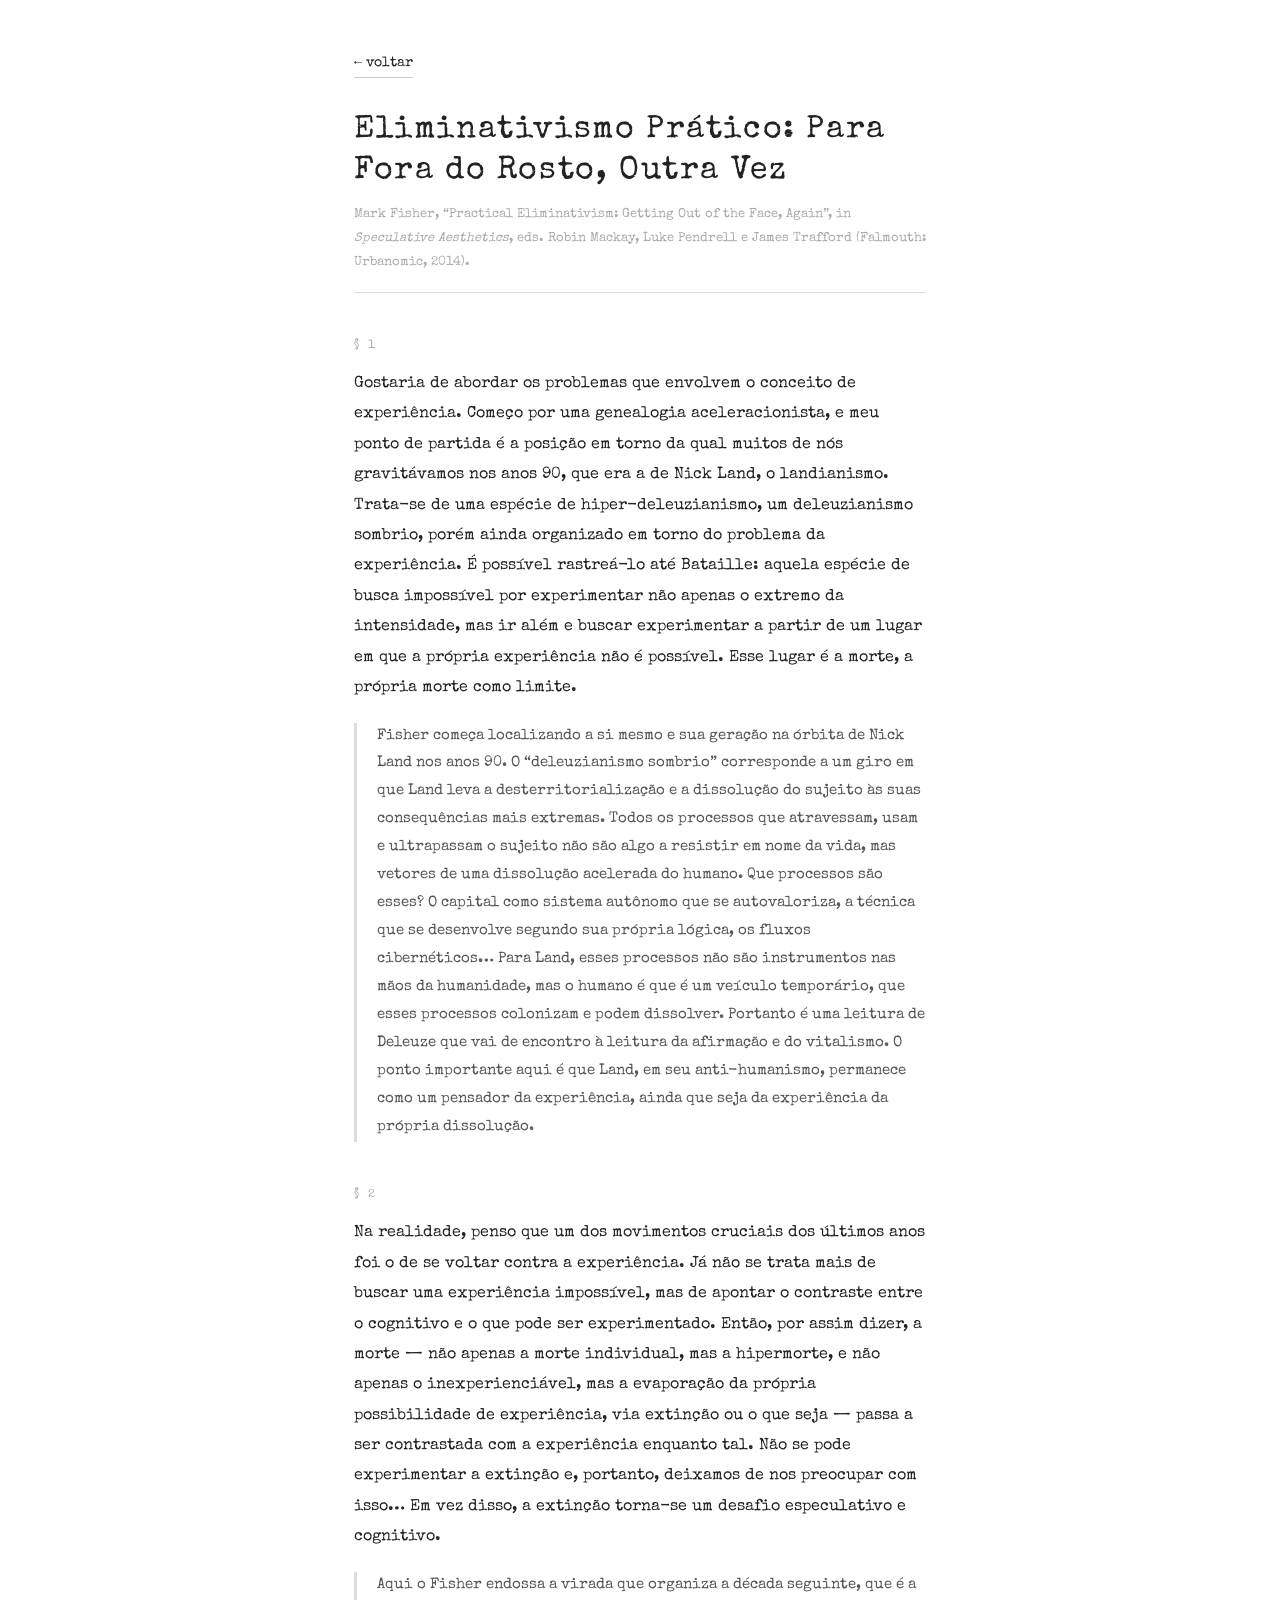
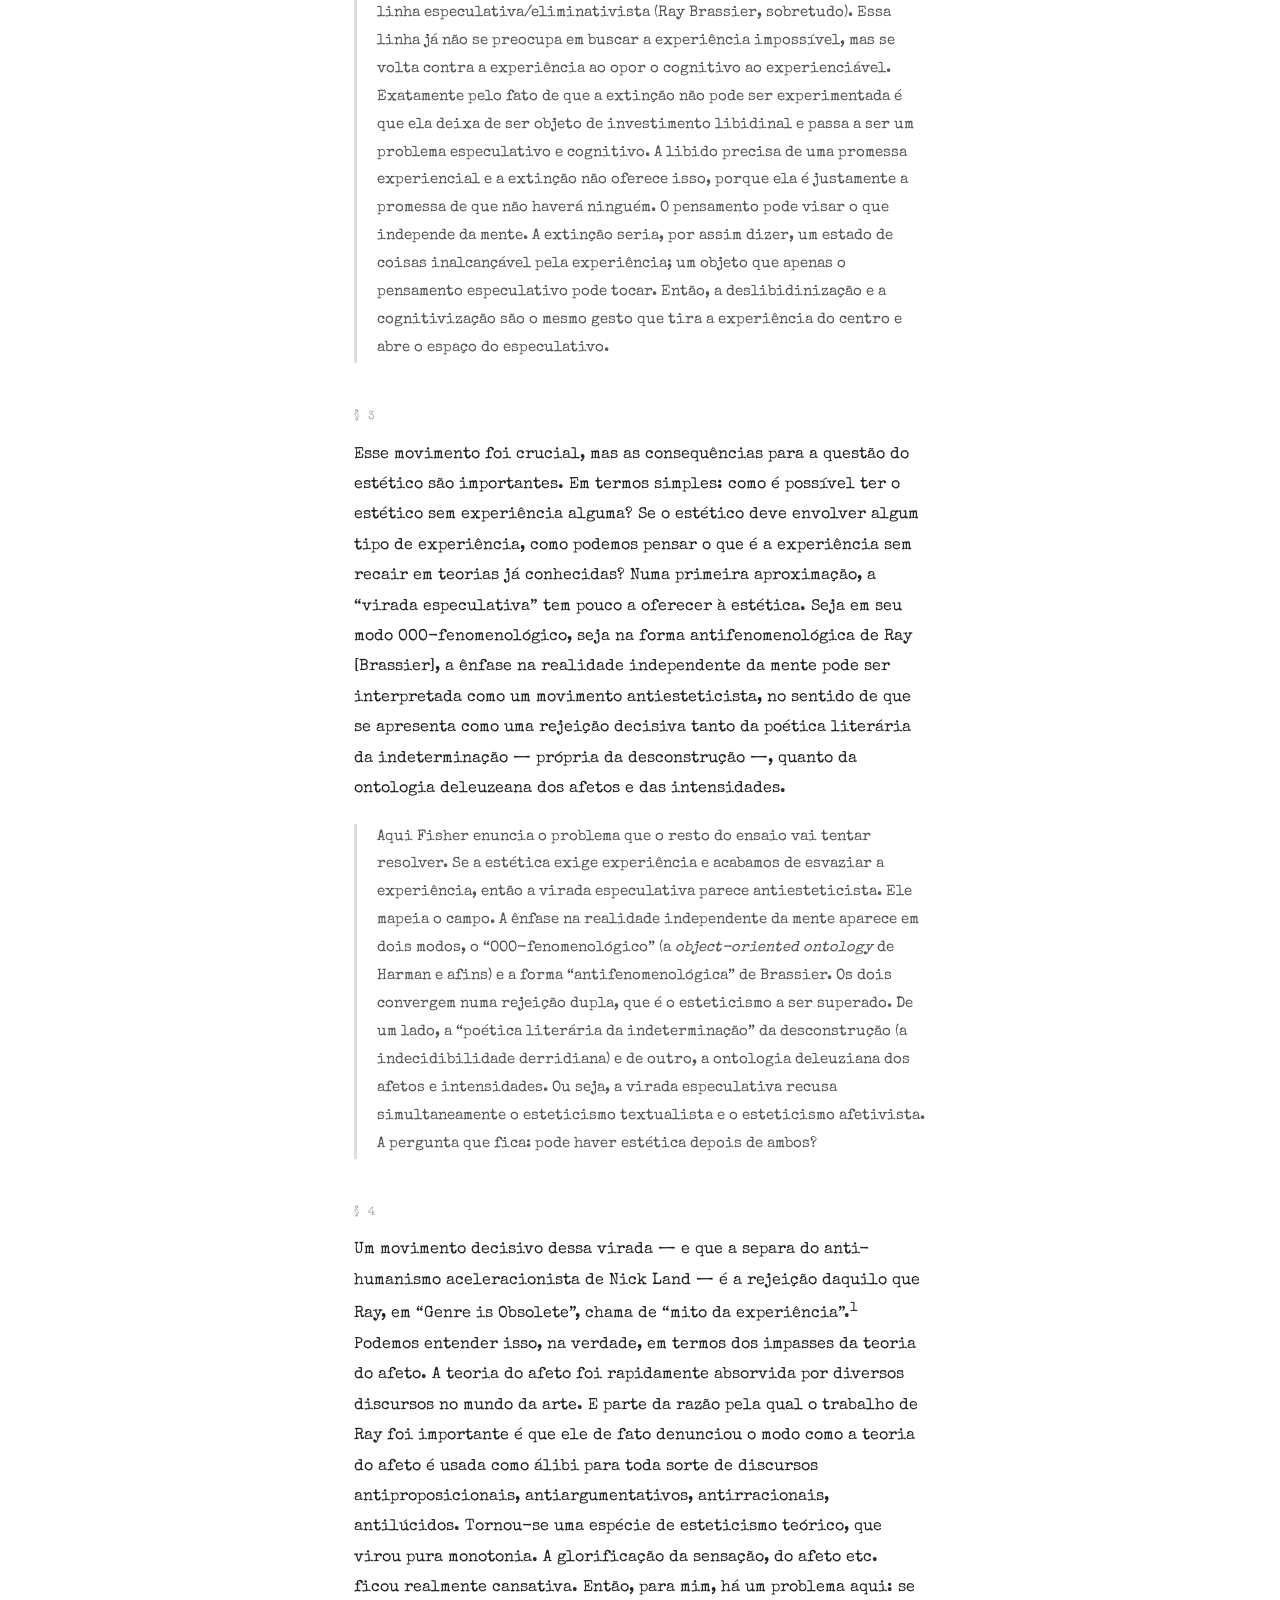
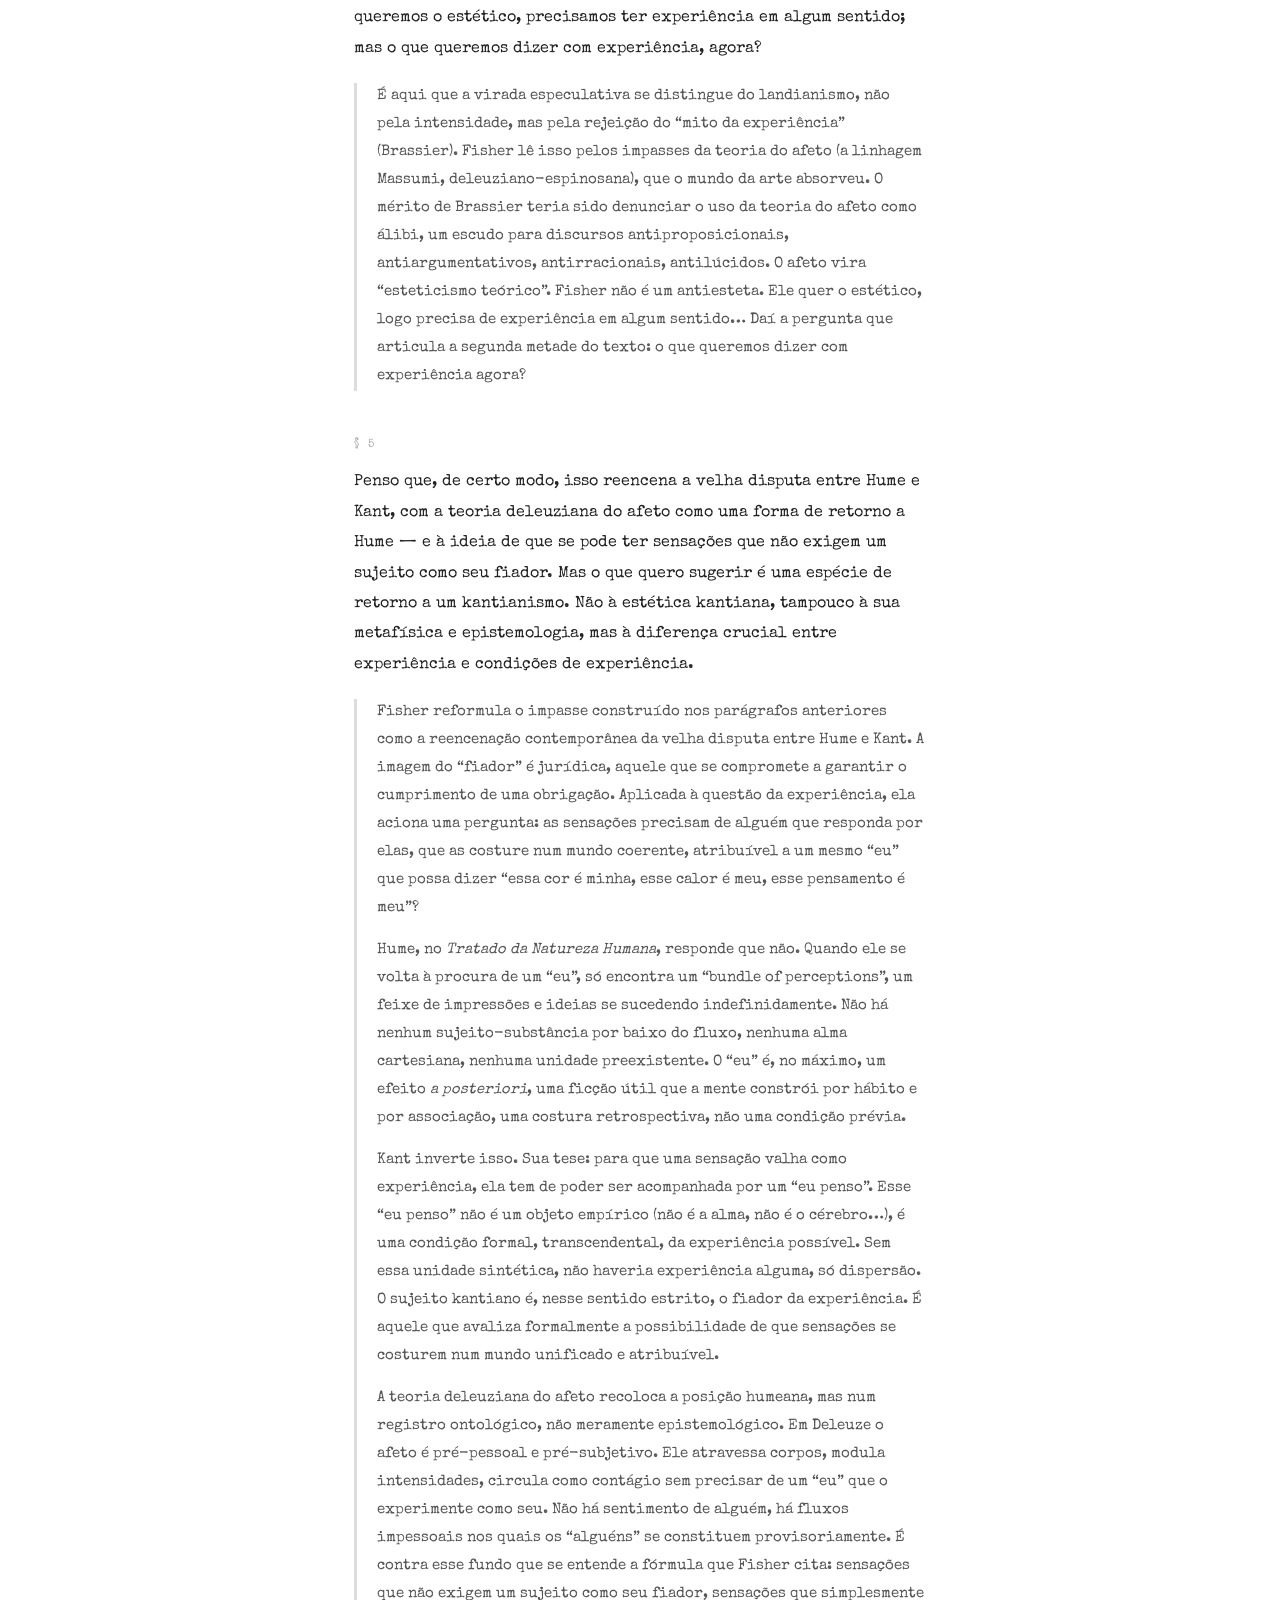
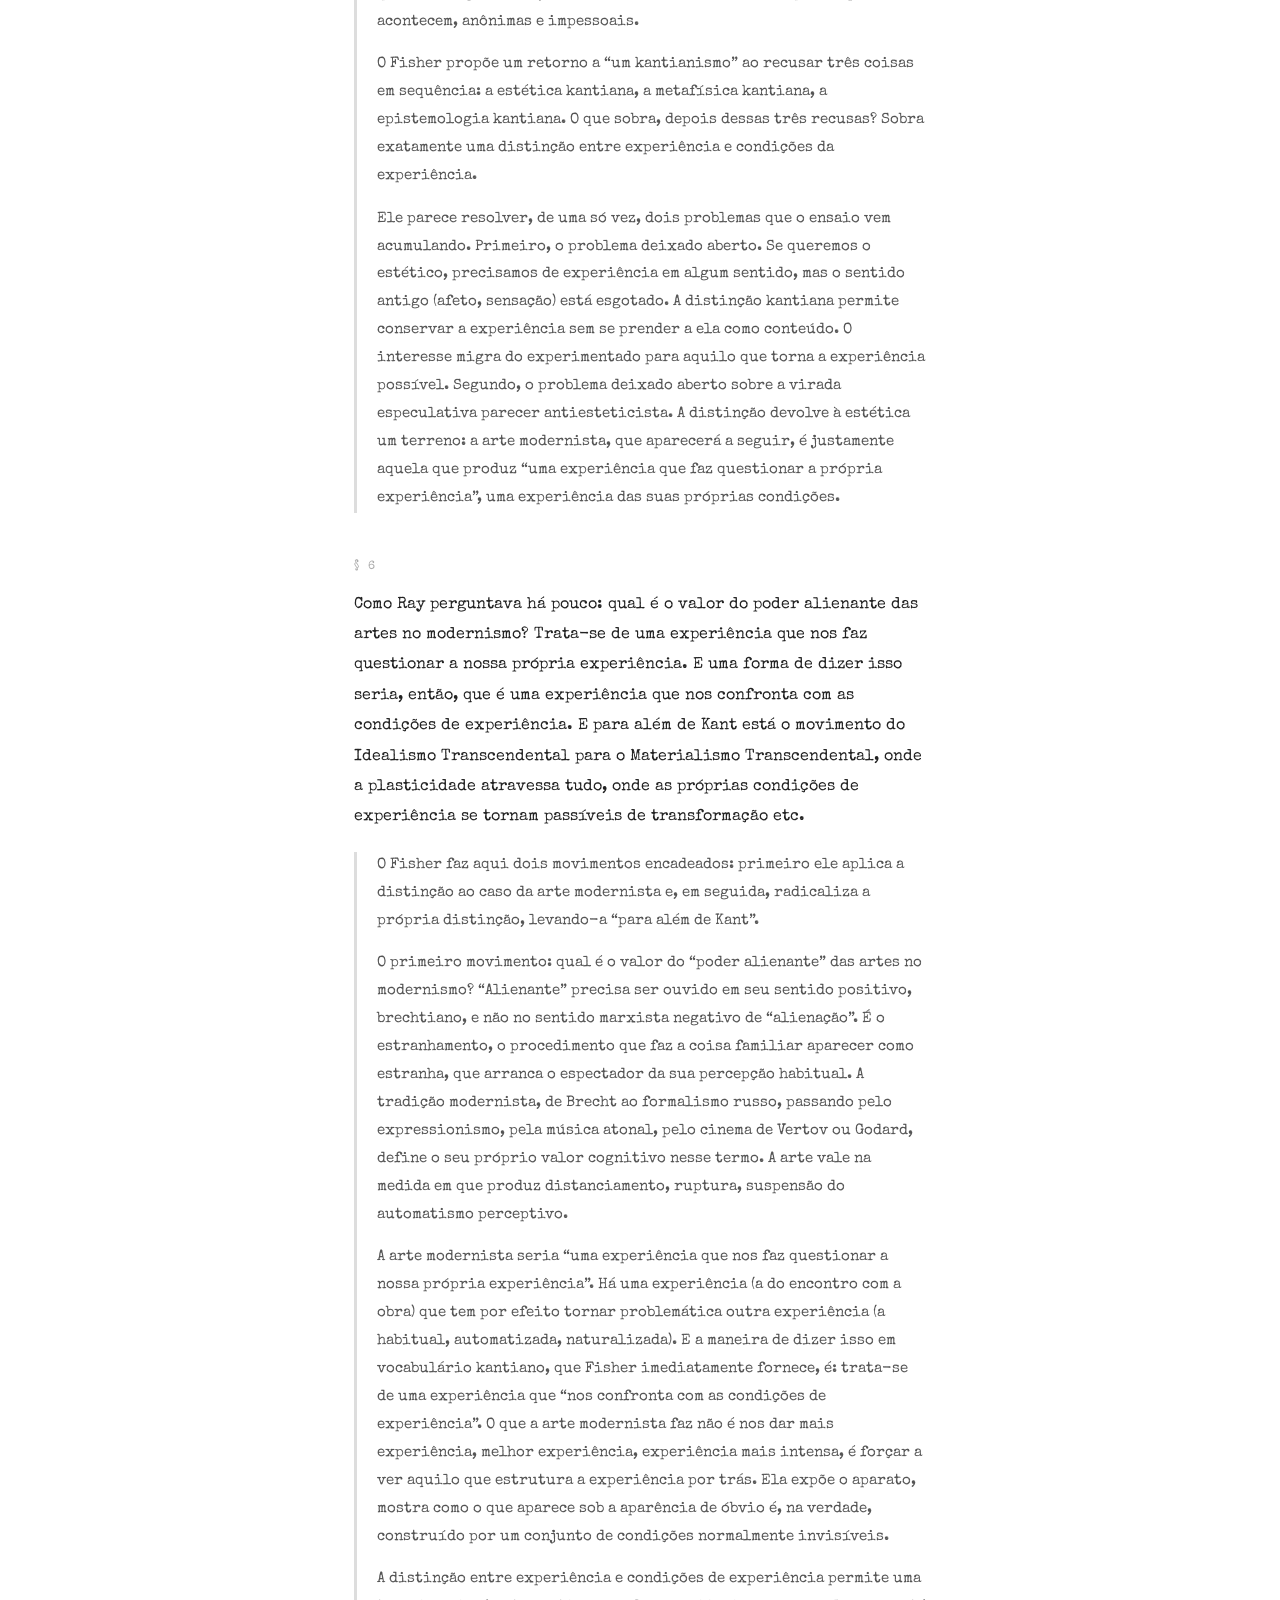
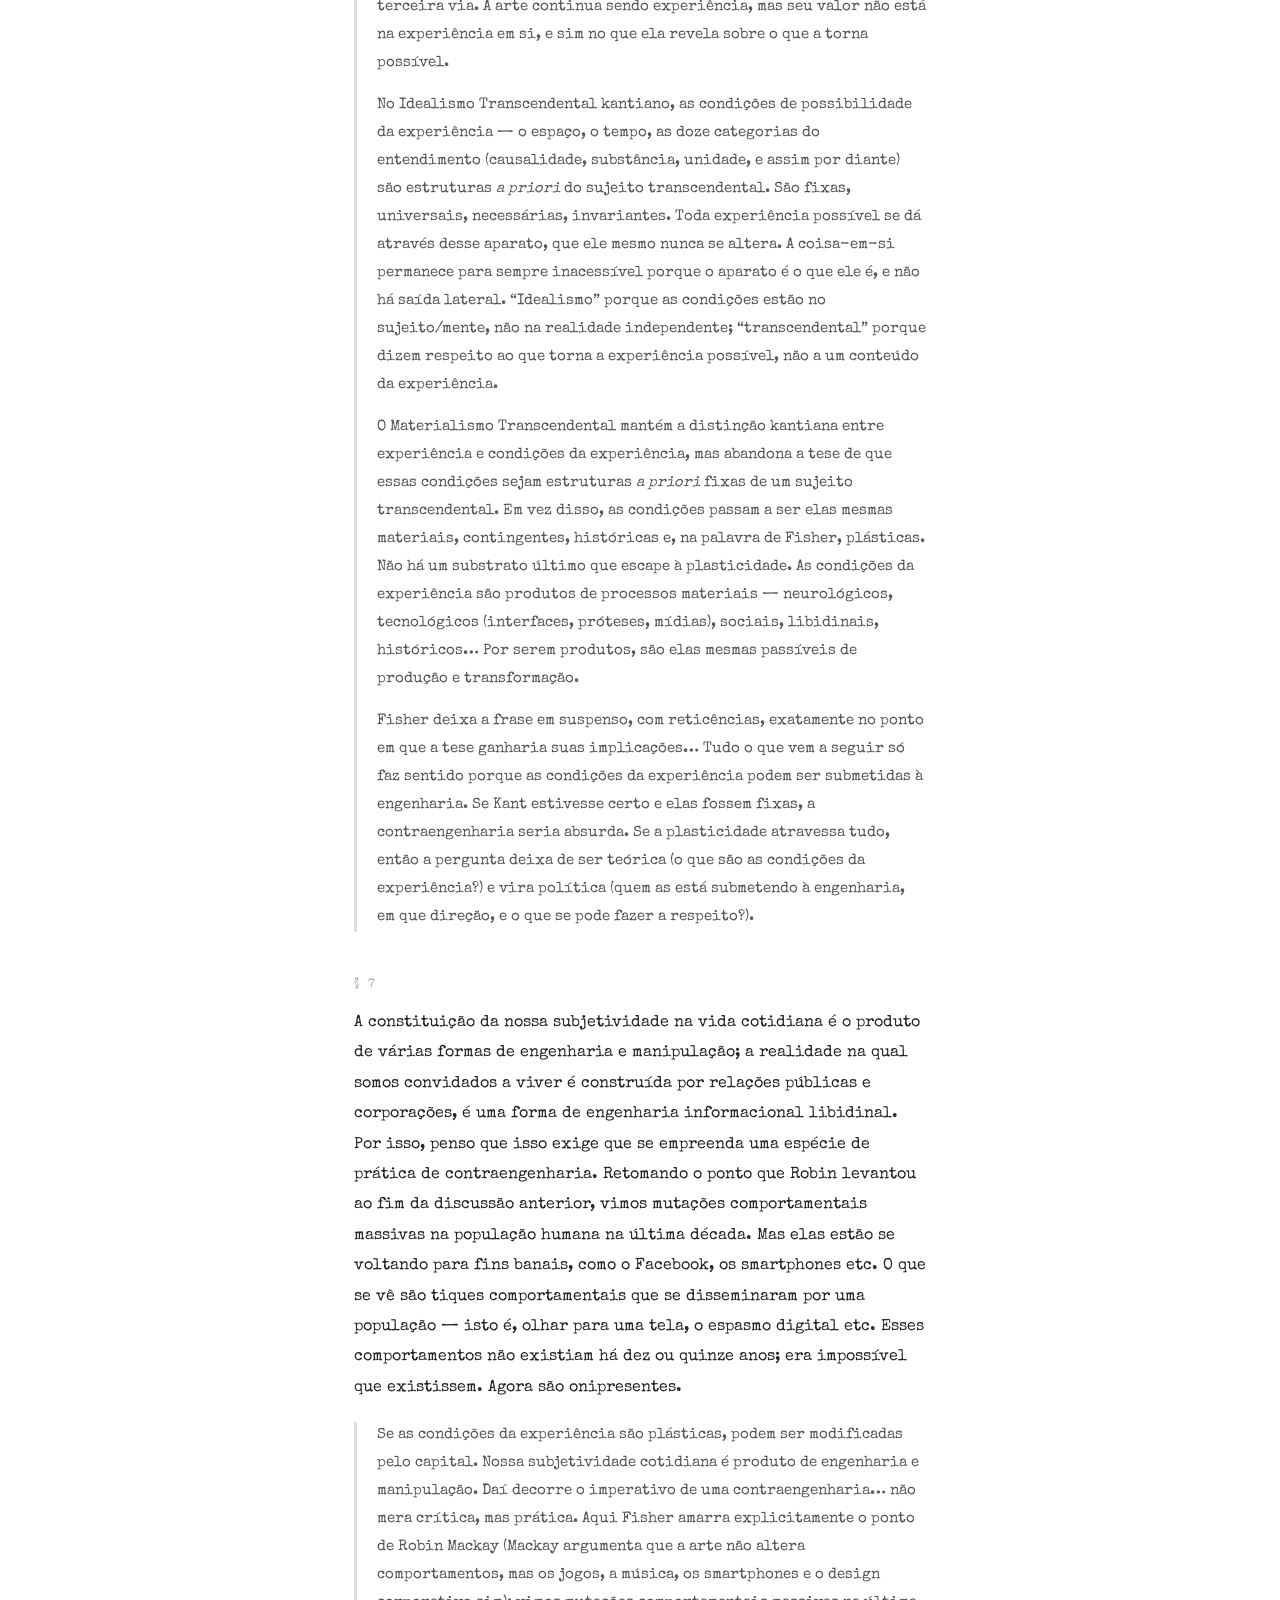
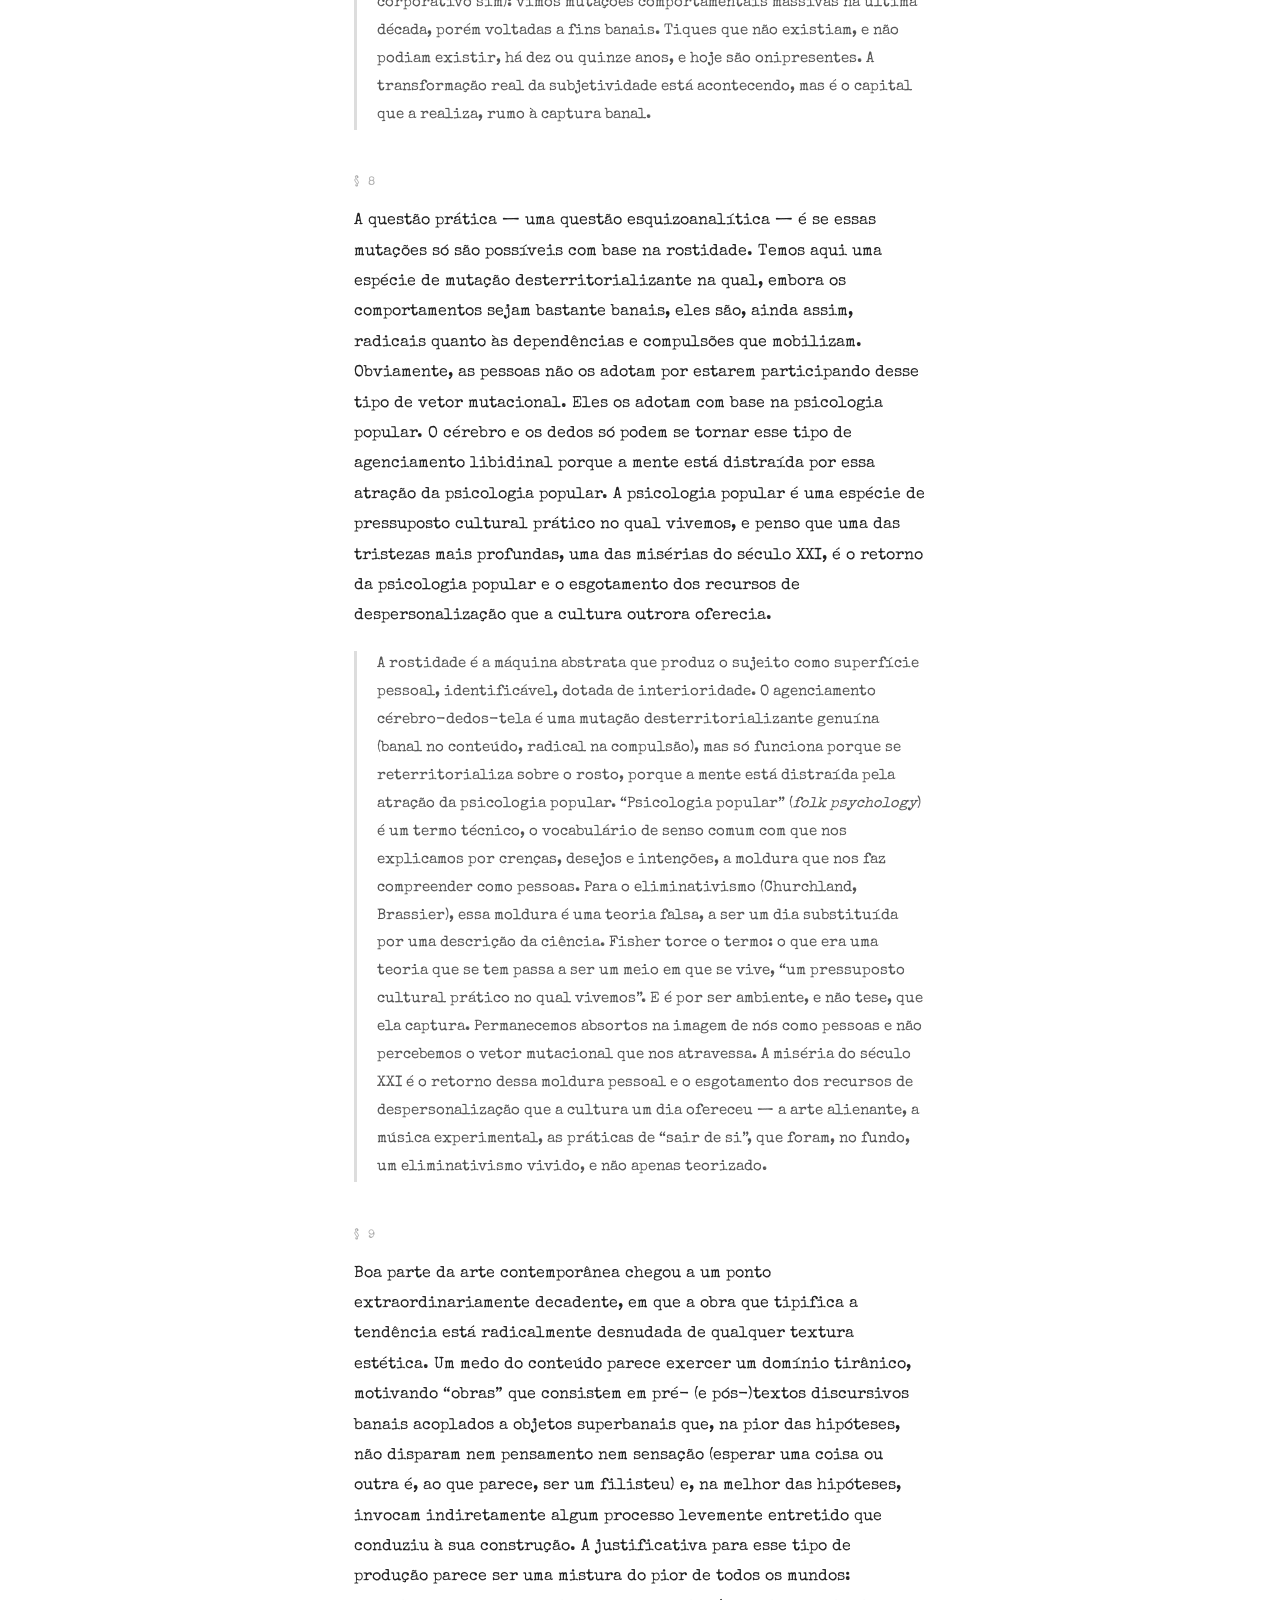
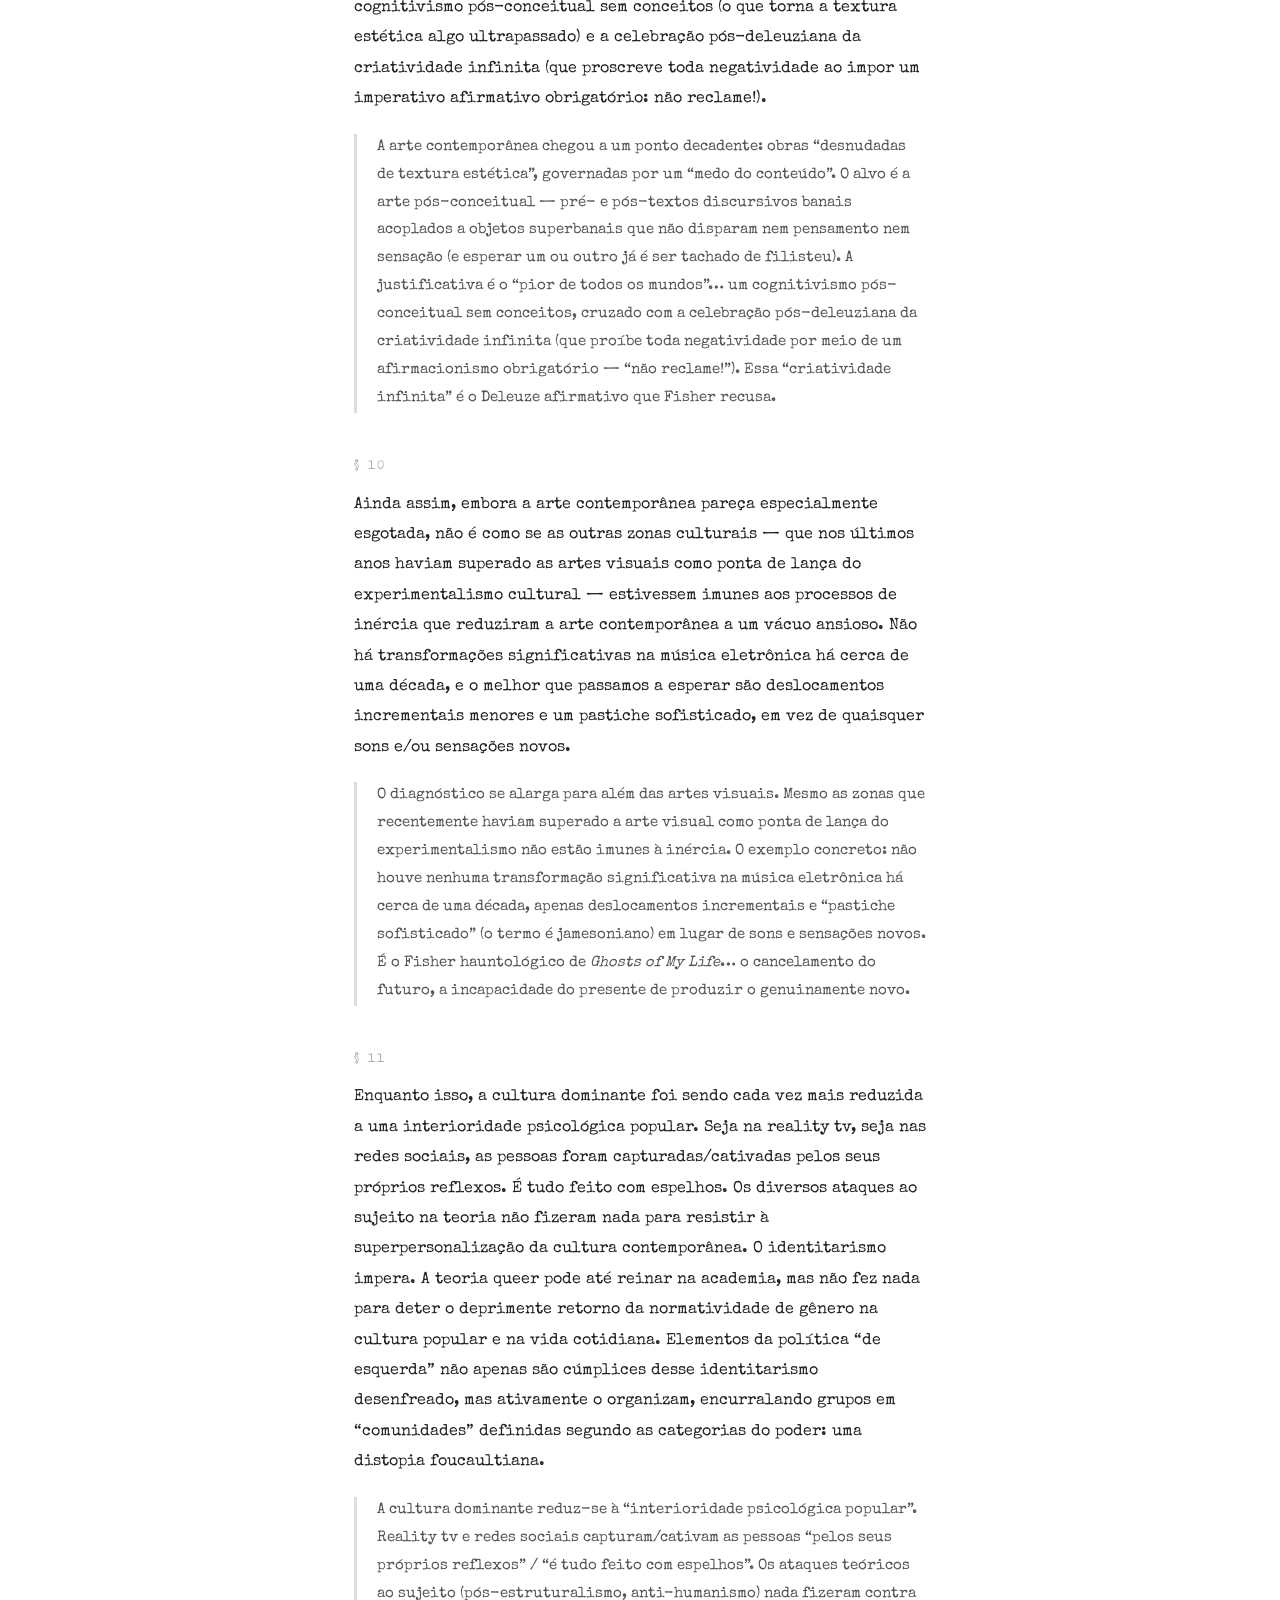
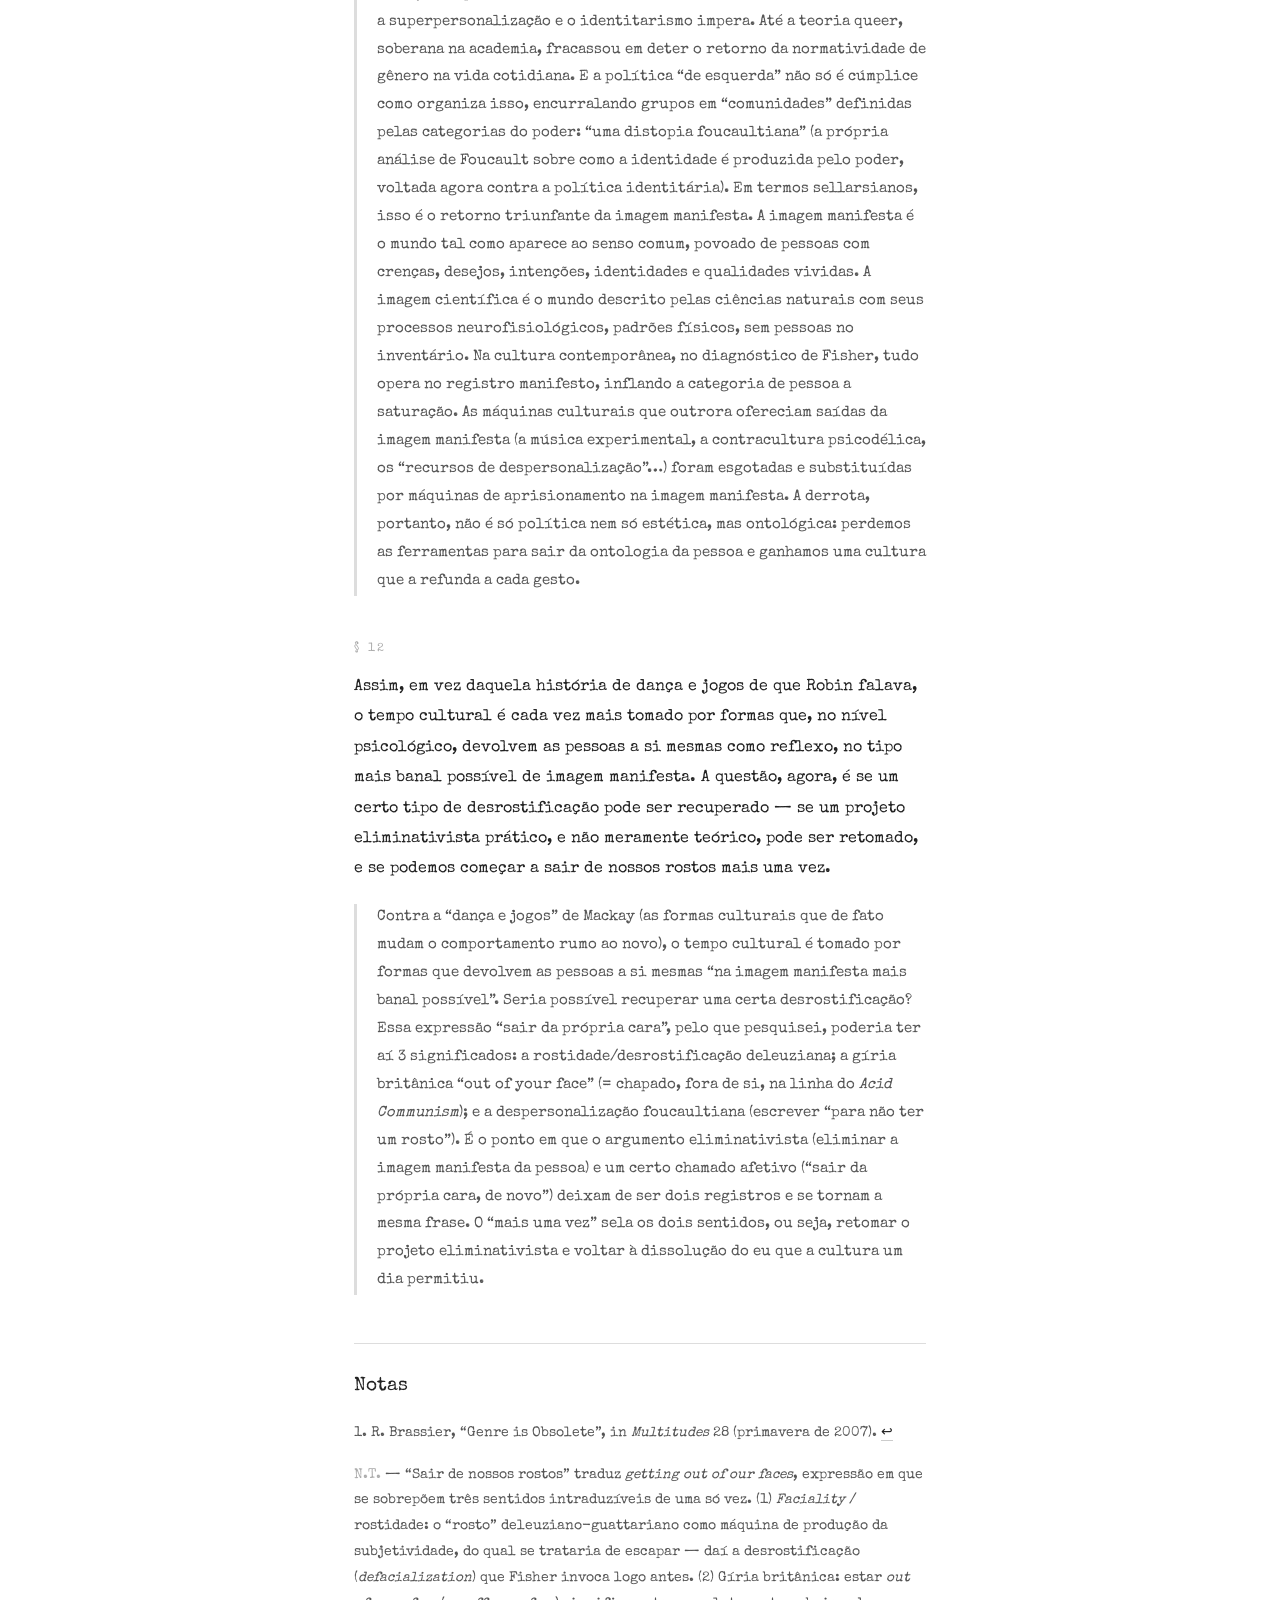
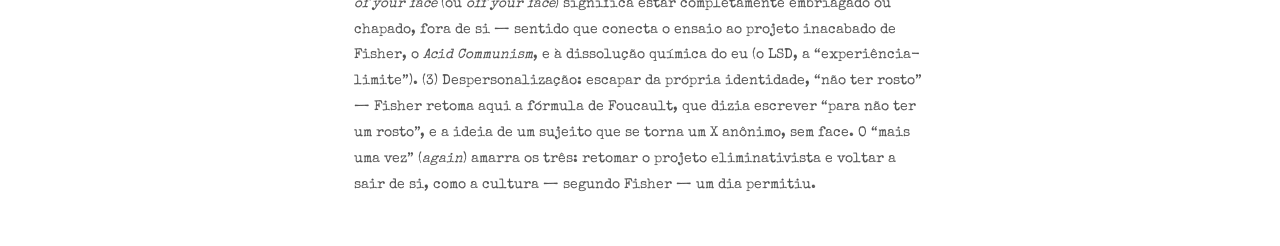
<file: posts/eliminativismo-pratico-fisher.html>
<!DOCTYPE html>
<html lang="pt-BR">
<head>
<meta charset="utf-8">
<meta name="viewport" content="width=device-width, initial-scale=1.0">
<title>Eliminativismo Prático: Para Fora do Rosto, Outra Vez</title>
<style>
@import url('https://fonts.googleapis.com/css2?family=Special+Elite&display=swap');
* { box-sizing: border-box; margin: 0; padding: 0; }
body {
  font-family: 'Special Elite', 'Courier New', monospace;
  max-width: 620px;
  margin: 3rem auto;
  padding: 0 1.5rem;
  color: #222;
  line-height: 1.9;
}
a { color: #222; text-decoration: none; border-bottom: 1px solid #ccc; }
a:hover { border-color: #222; }
p { margin-bottom: 1.2rem; }

/* posts */
.voltar { display: inline-block; margin-bottom: 2rem; font-size: 0.85rem; }
h1 { font-size: 2rem; font-weight: 400; letter-spacing: 0.05em; line-height: 1.3; }
h2 { font-size: 1.5rem; font-weight: 400; margin-bottom: 0.4rem; }
.meta { font-size: 0.8rem; color: #aaa; display: block; margin: 0.6rem 0 2.5rem; padding-bottom: 1rem; border-bottom: 1px solid #ddd; }

/* edição comentada — regras novas */
.marcador { display: block; font-size: 0.78rem; color: #aaa; letter-spacing: 0.2em; margin: 2.6rem 0 0.7rem; }
.lema { color: #222; }
.comentario { border-left: 3px solid #ddd; border-radius: 0; padding-left: 1.25rem; color: #555; font-size: 0.92rem; margin: 0.4rem 0 0.8rem; }
.comentario p { color: #555; margin-bottom: 0.9rem; }
.comentario p:last-child { margin-bottom: 0; }

/* aparato de notas */
hr { border: none; border-top: 1px solid #ddd; margin: 3rem 0 0; }
.notas { margin-top: 1.5rem; font-size: 0.85rem; color: #555; }
.notas h2 { font-size: 1.2rem; color: #222; margin-bottom: 1rem; }
.notas p { color: #555; margin-bottom: 1rem; }
sup a { border-bottom: none; }
.corte { color: #aaa; }
</style>
</head>
<body>

<a class="voltar" href="../index.html">← voltar</a>

<h1>Eliminativismo Prático: Para Fora do Rosto, Outra Vez</h1>
<span class="meta">Mark Fisher, “Practical Eliminativism: Getting Out of the Face, Again”, in <em>Speculative Aesthetics</em>, eds. Robin Mackay, Luke Pendrell e James Trafford (Falmouth: Urbanomic, 2014).</span>

<span class="marcador">§ 1</span>
<p class="lema">Gostaria de abordar os problemas que envolvem o conceito de experiência. Começo por uma genealogia aceleracionista, e meu ponto de partida é a posição em torno da qual muitos de nós gravitávamos nos anos 90, que era a de Nick Land, o landianismo. Trata-se de uma espécie de hiper-deleuzianismo, um deleuzianismo sombrio, porém ainda organizado em torno do problema da experiência. É possível rastreá-lo até Bataille: aquela espécie de busca impossível por experimentar não apenas o extremo da intensidade, mas ir além e buscar experimentar a partir de um lugar em que a própria experiência não é possível. Esse lugar é a morte, a própria morte como limite.</p>
<div class="comentario">
<p>Fisher começa localizando a si mesmo e sua geração na órbita de Nick Land nos anos 90. O “deleuzianismo sombrio” corresponde a um giro em que Land leva a desterritorialização e a dissolução do sujeito às suas consequências mais extremas. Todos os processos que atravessam, usam e ultrapassam o sujeito não são algo a resistir em nome da vida, mas vetores de uma dissolução acelerada do humano. Que processos são esses? O capital como sistema autônomo que se autovaloriza, a técnica que se desenvolve segundo sua própria lógica, os fluxos cibernéticos… Para Land, esses processos não são instrumentos nas mãos da humanidade, mas o humano é que é um veículo temporário, que esses processos colonizam e podem dissolver. Portanto é uma leitura de Deleuze que vai de encontro à leitura da afirmação e do vitalismo. O ponto importante aqui é que Land, em seu anti-humanismo, permanece como um pensador da experiência, ainda que seja da experiência da própria dissolução.</p>
</div>

<span class="marcador">§ 2</span>
<p class="lema">Na realidade, penso que um dos movimentos cruciais dos últimos anos foi o de se voltar contra a experiência. Já não se trata mais de buscar uma experiência impossível, mas de apontar o contraste entre o cognitivo e o que pode ser experimentado. Então, por assim dizer, a morte — não apenas a morte individual, mas a hipermorte, e não apenas o inexperienciável, mas a evaporação da própria possibilidade de experiência, via extinção ou o que seja — passa a ser contrastada com a experiência enquanto tal. Não se pode experimentar a extinção e, portanto, deixamos de nos preocupar com isso… Em vez disso, a extinção torna-se um desafio especulativo e cognitivo.</p>
<div class="comentario">
<p>Aqui o Fisher endossa a virada que organiza a década seguinte, que é a linha especulativa/eliminativista (Ray Brassier, sobretudo). Essa linha já não se preocupa em buscar a experiência impossível, mas se volta contra a experiência ao opor o cognitivo ao experienciável. Exatamente pelo fato de que a extinção não pode ser experimentada é que ela deixa de ser objeto de investimento libidinal e passa a ser um problema especulativo e cognitivo. A libido precisa de uma promessa experiencial e a extinção não oferece isso, porque ela é justamente a promessa de que não haverá ninguém. O pensamento pode visar o que independe da mente. A extinção seria, por assim dizer, um estado de coisas inalcançável pela experiência; um objeto que apenas o pensamento especulativo pode tocar. Então, a deslibidinização e a cognitivização são o mesmo gesto que tira a experiência do centro e abre o espaço do especulativo.</p>
</div>

<span class="marcador">§ 3</span>
<p class="lema">Esse movimento foi crucial, mas as consequências para a questão do estético são importantes. Em termos simples: como é possível ter o estético sem experiência alguma? Se o estético deve envolver algum tipo de experiência, como podemos pensar o que é a experiência sem recair em teorias já conhecidas? Numa primeira aproximação, a “virada especulativa” tem pouco a oferecer à estética. Seja em seu modo OOO-fenomenológico, seja na forma antifenomenológica de Ray [Brassier], a ênfase na realidade independente da mente pode ser interpretada como um movimento antiesteticista, no sentido de que se apresenta como uma rejeição decisiva tanto da poética literária da indeterminação — própria da desconstrução —, quanto da ontologia deleuzeana dos afetos e das intensidades.</p>
<div class="comentario">
<p>Aqui Fisher enuncia o problema que o resto do ensaio vai tentar resolver. Se a estética exige experiência e acabamos de esvaziar a experiência, então a virada especulativa parece antiesteticista. Ele mapeia o campo. A ênfase na realidade independente da mente aparece em dois modos, o “OOO-fenomenológico” (a <em>object-oriented ontology</em> de Harman e afins) e a forma “antifenomenológica” de Brassier. Os dois convergem numa rejeição dupla, que é o esteticismo a ser superado. De um lado, a “poética literária da indeterminação” da desconstrução (a indecidibilidade derridiana) e de outro, a ontologia deleuziana dos afetos e intensidades. Ou seja, a virada especulativa recusa simultaneamente o esteticismo textualista e o esteticismo afetivista. A pergunta que fica: pode haver estética depois de ambos?</p>
</div>

<span class="marcador">§ 4</span>
<p class="lema">Um movimento decisivo dessa virada — e que a separa do anti-humanismo aceleracionista de Nick Land — é a rejeição daquilo que Ray, em “Genre is Obsolete”, chama de “mito da experiência”.<sup><a href="#n1" id="r1">1</a></sup> Podemos entender isso, na verdade, em termos dos impasses da teoria do afeto. A teoria do afeto foi rapidamente absorvida por diversos discursos no mundo da arte. E parte da razão pela qual o trabalho de Ray foi importante é que ele de fato denunciou o modo como a teoria do afeto é usada como álibi para toda sorte de discursos antiproposicionais, antiargumentativos, antirracionais, antilúcidos. Tornou-se uma espécie de esteticismo teórico, que virou pura monotonia. A glorificação da sensação, do afeto etc. ficou realmente cansativa. Então, para mim, há um problema aqui: se queremos o estético, precisamos ter experiência em algum sentido; mas o que queremos dizer com experiência, agora?</p>
<div class="comentario">
<p>É aqui que a virada especulativa se distingue do landianismo, não pela intensidade, mas pela rejeição do “mito da experiência” (Brassier). Fisher lê isso pelos impasses da teoria do afeto (a linhagem Massumi, deleuziano-espinosana), que o mundo da arte absorveu. O mérito de Brassier teria sido denunciar o uso da teoria do afeto como álibi, um escudo para discursos antiproposicionais, antiargumentativos, antirracionais, antilúcidos. O afeto vira “esteticismo teórico”. Fisher não é um antiesteta. Ele quer o estético, logo precisa de experiência em algum sentido… Daí a pergunta que articula a segunda metade do texto: o que queremos dizer com experiência agora?</p>
</div>

<span class="marcador">§ 5</span>
<p class="lema">Penso que, de certo modo, isso reencena a velha disputa entre Hume e Kant, com a teoria deleuziana do afeto como uma forma de retorno a Hume — e à ideia de que se pode ter sensações que não exigem um sujeito como seu fiador. Mas o que quero sugerir é uma espécie de retorno a um kantianismo. Não à estética kantiana, tampouco à sua metafísica e epistemologia, mas à diferença crucial entre experiência e condições de experiência.</p>
<div class="comentario">
<p>Fisher reformula o impasse construído nos parágrafos anteriores como a reencenação contemporânea da velha disputa entre Hume e Kant. A imagem do “fiador” é jurídica, aquele que se compromete a garantir o cumprimento de uma obrigação. Aplicada à questão da experiência, ela aciona uma pergunta: as sensações precisam de alguém que responda por elas, que as costure num mundo coerente, atribuível a um mesmo “eu” que possa dizer “essa cor é minha, esse calor é meu, esse pensamento é meu”?</p>
<p>Hume, no <em>Tratado da Natureza Humana</em>, responde que não. Quando ele se volta à procura de um “eu”, só encontra um “bundle of perceptions”, um feixe de impressões e ideias se sucedendo indefinidamente. Não há nenhum sujeito-substância por baixo do fluxo, nenhuma alma cartesiana, nenhuma unidade preexistente. O “eu” é, no máximo, um efeito <em>a posteriori</em>, uma ficção útil que a mente constrói por hábito e por associação, uma costura retrospectiva, não uma condição prévia.</p>
<p>Kant inverte isso. Sua tese: para que uma sensação valha como experiência, ela tem de poder ser acompanhada por um “eu penso”. Esse “eu penso” não é um objeto empírico (não é a alma, não é o cérebro…), é uma condição formal, transcendental, da experiência possível. Sem essa unidade sintética, não haveria experiência alguma, só dispersão. O sujeito kantiano é, nesse sentido estrito, o fiador da experiência. É aquele que avaliza formalmente a possibilidade de que sensações se costurem num mundo unificado e atribuível.</p>
<p>A teoria deleuziana do afeto recoloca a posição humeana, mas num registro ontológico, não meramente epistemológico. Em Deleuze o afeto é pré-pessoal e pré-subjetivo. Ele atravessa corpos, modula intensidades, circula como contágio sem precisar de um “eu” que o experimente como seu. Não há sentimento de alguém, há fluxos impessoais nos quais os “alguéns” se constituem provisoriamente. É contra esse fundo que se entende a fórmula que Fisher cita: sensações que não exigem um sujeito como seu fiador, sensações que simplesmente acontecem, anônimas e impessoais.</p>
<p>O Fisher propõe um retorno a “um kantianismo” ao recusar três coisas em sequência: a estética kantiana, a metafísica kantiana, a epistemologia kantiana. O que sobra, depois dessas três recusas? Sobra exatamente uma distinção entre experiência e condições da experiência.</p>
<p>Ele parece resolver, de uma só vez, dois problemas que o ensaio vem acumulando. Primeiro, o problema deixado aberto. Se queremos o estético, precisamos de experiência em algum sentido, mas o sentido antigo (afeto, sensação) está esgotado. A distinção kantiana permite conservar a experiência sem se prender a ela como conteúdo. O interesse migra do experimentado para aquilo que torna a experiência possível. Segundo, o problema deixado aberto sobre a virada especulativa parecer antiesteticista. A distinção devolve à estética um terreno: a arte modernista, que aparecerá a seguir, é justamente aquela que produz “uma experiência que faz questionar a própria experiência”, uma experiência das suas próprias condições.</p>
</div>

<span class="marcador">§ 6</span>
<p class="lema">Como Ray perguntava há pouco: qual é o valor do poder alienante das artes no modernismo? Trata-se de uma experiência que nos faz questionar a nossa própria experiência. E uma forma de dizer isso seria, então, que é uma experiência que nos confronta com as condições de experiência. E para além de Kant está o movimento do Idealismo Transcendental para o Materialismo Transcendental, onde a plasticidade atravessa tudo, onde as próprias condições de experiência se tornam passíveis de transformação etc.</p>
<div class="comentario">
<p>O Fisher faz aqui dois movimentos encadeados: primeiro ele aplica a distinção ao caso da arte modernista e, em seguida, radicaliza a própria distinção, levando-a “para além de Kant”.</p>
<p>O primeiro movimento: qual é o valor do “poder alienante” das artes no modernismo? “Alienante” precisa ser ouvido em seu sentido positivo, brechtiano, e não no sentido marxista negativo de “alienação”. É o estranhamento, o procedimento que faz a coisa familiar aparecer como estranha, que arranca o espectador da sua percepção habitual. A tradição modernista, de Brecht ao formalismo russo, passando pelo expressionismo, pela música atonal, pelo cinema de Vertov ou Godard, define o seu próprio valor cognitivo nesse termo. A arte vale na medida em que produz distanciamento, ruptura, suspensão do automatismo perceptivo.</p>
<p>A arte modernista seria “uma experiência que nos faz questionar a nossa própria experiência”. Há uma experiência (a do encontro com a obra) que tem por efeito tornar problemática outra experiência (a habitual, automatizada, naturalizada). E a maneira de dizer isso em vocabulário kantiano, que Fisher imediatamente fornece, é: trata-se de uma experiência que “nos confronta com as condições de experiência”. O que a arte modernista faz não é nos dar mais experiência, melhor experiência, experiência mais intensa, é forçar a ver aquilo que estrutura a experiência por trás. Ela expõe o aparato, mostra como o que aparece sob a aparência de óbvio é, na verdade, construído por um conjunto de condições normalmente invisíveis.</p>
<p>A distinção entre experiência e condições de experiência permite uma terceira via. A arte continua sendo experiência, mas seu valor não está na experiência em si, e sim no que ela revela sobre o que a torna possível.</p>
<p>No Idealismo Transcendental kantiano, as condições de possibilidade da experiência — o espaço, o tempo, as doze categorias do entendimento (causalidade, substância, unidade, e assim por diante) são estruturas <em>a priori</em> do sujeito transcendental. São fixas, universais, necessárias, invariantes. Toda experiência possível se dá através desse aparato, que ele mesmo nunca se altera. A coisa-em-si permanece para sempre inacessível porque o aparato é o que ele é, e não há saída lateral. “Idealismo” porque as condições estão no sujeito/mente, não na realidade independente; “transcendental” porque dizem respeito ao que torna a experiência possível, não a um conteúdo da experiência.</p>
<p>O Materialismo Transcendental mantém a distinção kantiana entre experiência e condições da experiência, mas abandona a tese de que essas condições sejam estruturas <em>a priori</em> fixas de um sujeito transcendental. Em vez disso, as condições passam a ser elas mesmas materiais, contingentes, históricas e, na palavra de Fisher, plásticas. Não há um substrato último que escape à plasticidade. As condições da experiência são produtos de processos materiais — neurológicos, tecnológicos (interfaces, próteses, mídias), sociais, libidinais, históricos… Por serem produtos, são elas mesmas passíveis de produção e transformação.</p>
<p>Fisher deixa a frase em suspenso, com reticências, exatamente no ponto em que a tese ganharia suas implicações… Tudo o que vem a seguir só faz sentido porque as condições da experiência podem ser submetidas à engenharia. Se Kant estivesse certo e elas fossem fixas, a contraengenharia seria absurda. Se a plasticidade atravessa tudo, então a pergunta deixa de ser teórica (o que são as condições da experiência?) e vira política (quem as está submetendo à engenharia, em que direção, e o que se pode fazer a respeito?).</p>
</div>

<span class="marcador">§ 7</span>
<p class="lema">A constituição da nossa subjetividade na vida cotidiana é o produto de várias formas de engenharia e manipulação; a realidade na qual somos convidados a viver é construída por relações públicas e corporações, é uma forma de engenharia informacional libidinal. Por isso, penso que isso exige que se empreenda uma espécie de prática de contraengenharia. Retomando o ponto que Robin levantou ao fim da discussão anterior, vimos mutações comportamentais massivas na população humana na última década. Mas elas estão se voltando para fins banais, como o Facebook, os smartphones etc. O que se vê são tiques comportamentais que se disseminaram por uma população — isto é, olhar para uma tela, o espasmo digital etc. Esses comportamentos não existiam há dez ou quinze anos; era impossível que existissem. Agora são onipresentes.</p>
<div class="comentario">
<p>Se as condições da experiência são plásticas, podem ser modificadas pelo capital. Nossa subjetividade cotidiana é produto de engenharia e manipulação. Daí decorre o imperativo de uma contraengenharia… não mera crítica, mas prática. Aqui Fisher amarra explicitamente o ponto de Robin Mackay (Mackay argumenta que a arte não altera comportamentos, mas os jogos, a música, os smartphones e o design corporativo sim): vimos mutações comportamentais massivas na última década, porém voltadas a fins banais. Tiques que não existiam, e não podiam existir, há dez ou quinze anos, e hoje são onipresentes. A transformação real da subjetividade está acontecendo, mas é o capital que a realiza, rumo à captura banal.</p>
</div>

<span class="marcador">§ 8</span>
<p class="lema">A questão prática — uma questão esquizoanalítica — é se essas mutações só são possíveis com base na rostidade. Temos aqui uma espécie de mutação desterritorializante na qual, embora os comportamentos sejam bastante banais, eles são, ainda assim, radicais quanto às dependências e compulsões que mobilizam. Obviamente, as pessoas não os adotam por estarem participando desse tipo de vetor mutacional. Eles os adotam com base na psicologia popular. O cérebro e os dedos só podem se tornar esse tipo de agenciamento libidinal porque a mente está distraída por essa atração da psicologia popular. A psicologia popular é uma espécie de pressuposto cultural prático no qual vivemos, e penso que uma das tristezas mais profundas, uma das misérias do século XXI, é o retorno da psicologia popular e o esgotamento dos recursos de despersonalização que a cultura outrora oferecia.</p>
<div class="comentario">
<p>A rostidade é a máquina abstrata que produz o sujeito como superfície pessoal, identificável, dotada de interioridade. O agenciamento cérebro-dedos-tela é uma mutação desterritorializante genuína (banal no conteúdo, radical na compulsão), mas só funciona porque se reterritorializa sobre o rosto, porque a mente está distraída pela atração da psicologia popular. “Psicologia popular” (<em>folk psychology</em>) é um termo técnico, o vocabulário de senso comum com que nos explicamos por crenças, desejos e intenções, a moldura que nos faz compreender como pessoas. Para o eliminativismo (Churchland, Brassier), essa moldura é uma teoria falsa, a ser um dia substituída por uma descrição da ciência. Fisher torce o termo: o que era uma teoria que se tem passa a ser um meio em que se vive, “um pressuposto cultural prático no qual vivemos”. E é por ser ambiente, e não tese, que ela captura. Permanecemos absortos na imagem de nós como pessoas e não percebemos o vetor mutacional que nos atravessa. A miséria do século XXI é o retorno dessa moldura pessoal e o esgotamento dos recursos de despersonalização que a cultura um dia ofereceu — a arte alienante, a música experimental, as práticas de “sair de si”, que foram, no fundo, um eliminativismo vivido, e não apenas teorizado.</p>
</div>

<span class="marcador">§ 9</span>
<p class="lema">Boa parte da arte contemporânea chegou a um ponto extraordinariamente decadente, em que a obra que tipifica a tendência está radicalmente desnudada de qualquer textura estética. Um medo do conteúdo parece exercer um domínio tirânico, motivando “obras” que consistem em pré- (e pós-)textos discursivos banais acoplados a objetos superbanais que, na pior das hipóteses, não disparam nem pensamento nem sensação (esperar uma coisa ou outra é, ao que parece, ser um filisteu) e, na melhor das hipóteses, invocam indiretamente algum processo levemente entretido que conduziu à sua construção. A justificativa para esse tipo de produção parece ser uma mistura do pior de todos os mundos: cognitivismo pós-conceitual sem conceitos (o que torna a textura estética algo ultrapassado) e a celebração pós-deleuziana da criatividade infinita (que proscreve toda negatividade ao impor um imperativo afirmativo obrigatório: não reclame!).</p>
<div class="comentario">
<p>A arte contemporânea chegou a um ponto decadente: obras “desnudadas de textura estética”, governadas por um “medo do conteúdo”. O alvo é a arte pós-conceitual — pré- e pós-textos discursivos banais acoplados a objetos superbanais que não disparam nem pensamento nem sensação (e esperar um ou outro já é ser tachado de filisteu). A justificativa é o “pior de todos os mundos”… um cognitivismo pós-conceitual sem conceitos, cruzado com a celebração pós-deleuziana da criatividade infinita (que proíbe toda negatividade por meio de um afirmacionismo obrigatório — “não reclame!”). Essa “criatividade infinita” é o Deleuze afirmativo que Fisher recusa.</p>
</div>

<span class="marcador">§ 10</span>
<p class="lema">Ainda assim, embora a arte contemporânea pareça especialmente esgotada, não é como se as outras zonas culturais — que nos últimos anos haviam superado as artes visuais como ponta de lança do experimentalismo cultural — estivessem imunes aos processos de inércia que reduziram a arte contemporânea a um vácuo ansioso. Não há transformações significativas na música eletrônica há cerca de uma década, e o melhor que passamos a esperar são deslocamentos incrementais menores e um pastiche sofisticado, em vez de quaisquer sons e/ou sensações novos.</p>
<div class="comentario">
<p>O diagnóstico se alarga para além das artes visuais. Mesmo as zonas que recentemente haviam superado a arte visual como ponta de lança do experimentalismo não estão imunes à inércia. O exemplo concreto: não houve nenhuma transformação significativa na música eletrônica há cerca de uma década, apenas deslocamentos incrementais e “pastiche sofisticado” (o termo é jamesoniano) em lugar de sons e sensações novos. É o Fisher hauntológico de <em>Ghosts of My Life</em>… o cancelamento do futuro, a incapacidade do presente de produzir o genuinamente novo.</p>
</div>

<span class="marcador">§ 11</span>
<p class="lema">Enquanto isso, a cultura dominante foi sendo cada vez mais reduzida a uma interioridade psicológica popular. Seja na reality tv, seja nas redes sociais, as pessoas foram capturadas/cativadas pelos seus próprios reflexos. É tudo feito com espelhos. Os diversos ataques ao sujeito na teoria não fizeram nada para resistir à superpersonalização da cultura contemporânea. O identitarismo impera. A teoria queer pode até reinar na academia, mas não fez nada para deter o deprimente retorno da normatividade de gênero na cultura popular e na vida cotidiana. Elementos da política “de esquerda” não apenas são cúmplices desse identitarismo desenfreado, mas ativamente o organizam, encurralando grupos em “comunidades” definidas segundo as categorias do poder: uma distopia foucaultiana.</p>
<div class="comentario">
<p>A cultura dominante reduz-se à “interioridade psicológica popular”. Reality tv e redes sociais capturam/cativam as pessoas “pelos seus próprios reflexos” / “é tudo feito com espelhos”. Os ataques teóricos ao sujeito (pós-estruturalismo, anti-humanismo) nada fizeram contra a superpersonalização e o identitarismo impera. Até a teoria queer, soberana na academia, fracassou em deter o retorno da normatividade de gênero na vida cotidiana. E a política “de esquerda” não só é cúmplice como organiza isso, encurralando grupos em “comunidades” definidas pelas categorias do poder: “uma distopia foucaultiana” (a própria análise de Foucault sobre como a identidade é produzida pelo poder, voltada agora contra a política identitária). Em termos sellarsianos, isso é o retorno triunfante da imagem manifesta. A imagem manifesta é o mundo tal como aparece ao senso comum, povoado de pessoas com crenças, desejos, intenções, identidades e qualidades vividas. A imagem científica é o mundo descrito pelas ciências naturais com seus processos neurofisiológicos, padrões físicos, sem pessoas no inventário. Na cultura contemporânea, no diagnóstico de Fisher, tudo opera no registro manifesto, inflando a categoria de pessoa a saturação. As máquinas culturais que outrora ofereciam saídas da imagem manifesta (a música experimental, a contracultura psicodélica, os “recursos de despersonalização”…) foram esgotadas e substituídas por máquinas de aprisionamento na imagem manifesta. A derrota, portanto, não é só política nem só estética, mas ontológica: perdemos as ferramentas para sair da ontologia da pessoa e ganhamos uma cultura que a refunda a cada gesto.</p>
</div>

<span class="marcador">§ 12</span>
<p class="lema">Assim, em vez daquela história de dança e jogos de que Robin falava, o tempo cultural é cada vez mais tomado por formas que, no nível psicológico, devolvem as pessoas a si mesmas como reflexo, no tipo mais banal possível de imagem manifesta. A questão, agora, é se um certo tipo de desrostificação pode ser recuperado — se um projeto eliminativista prático, e não meramente teórico, pode ser retomado, e se podemos começar a sair de nossos rostos mais uma vez.</p>
<div class="comentario">
<p>Contra a “dança e jogos” de Mackay (as formas culturais que de fato mudam o comportamento rumo ao novo), o tempo cultural é tomado por formas que devolvem as pessoas a si mesmas “na imagem manifesta mais banal possível”. Seria possível recuperar uma certa desrostificação? Essa expressão “sair da própria cara”, pelo que pesquisei, poderia ter aí 3 significados: a rostidade/desrostificação deleuziana; a gíria britânica “out of your face” (= chapado, fora de si, na linha do <em>Acid Communism</em>); e a despersonalização foucaultiana (escrever “para não ter um rosto”). É o ponto em que o argumento eliminativista (eliminar a imagem manifesta da pessoa) e um certo chamado afetivo (“sair da própria cara, de novo”) deixam de ser dois registros e se tornam a mesma frase. O “mais uma vez” sela os dois sentidos, ou seja, retomar o projeto eliminativista e voltar à dissolução do eu que a cultura um dia permitiu.</p>
</div>

<hr>
<div class="notas">
<h2>Notas</h2>
<p id="n1">1. R. Brassier, “Genre is Obsolete”, in <em>Multitudes</em> 28 (primavera de 2007). <a href="#r1">↩</a></p>
<p><span class="corte">N.T.</span> — “Sair de nossos rostos” traduz <em>getting out of our faces</em>, expressão em que se sobrepõem três sentidos intraduzíveis de uma só vez. (1) <em>Faciality</em> / rostidade: o “rosto” deleuziano-guattariano como máquina de produção da subjetividade, do qual se trataria de escapar — daí a desrostificação (<em>defacialization</em>) que Fisher invoca logo antes. (2) Gíria britânica: estar <em>out of your face</em> (ou <em>off your face</em>) significa estar completamente embriagado ou chapado, fora de si — sentido que conecta o ensaio ao projeto inacabado de Fisher, o <em>Acid Communism</em>, e à dissolução química do eu (o LSD, a “experiência-limite”). (3) Despersonalização: escapar da própria identidade, “não ter rosto” — Fisher retoma aqui a fórmula de Foucault, que dizia escrever “para não ter um rosto”, e a ideia de um sujeito que se torna um X anônimo, sem face. O “mais uma vez” (<em>again</em>) amarra os três: retomar o projeto eliminativista e voltar a sair de si, como a cultura — segundo Fisher — um dia permitiu.</p>
</div>

</body>
</html>
</file>
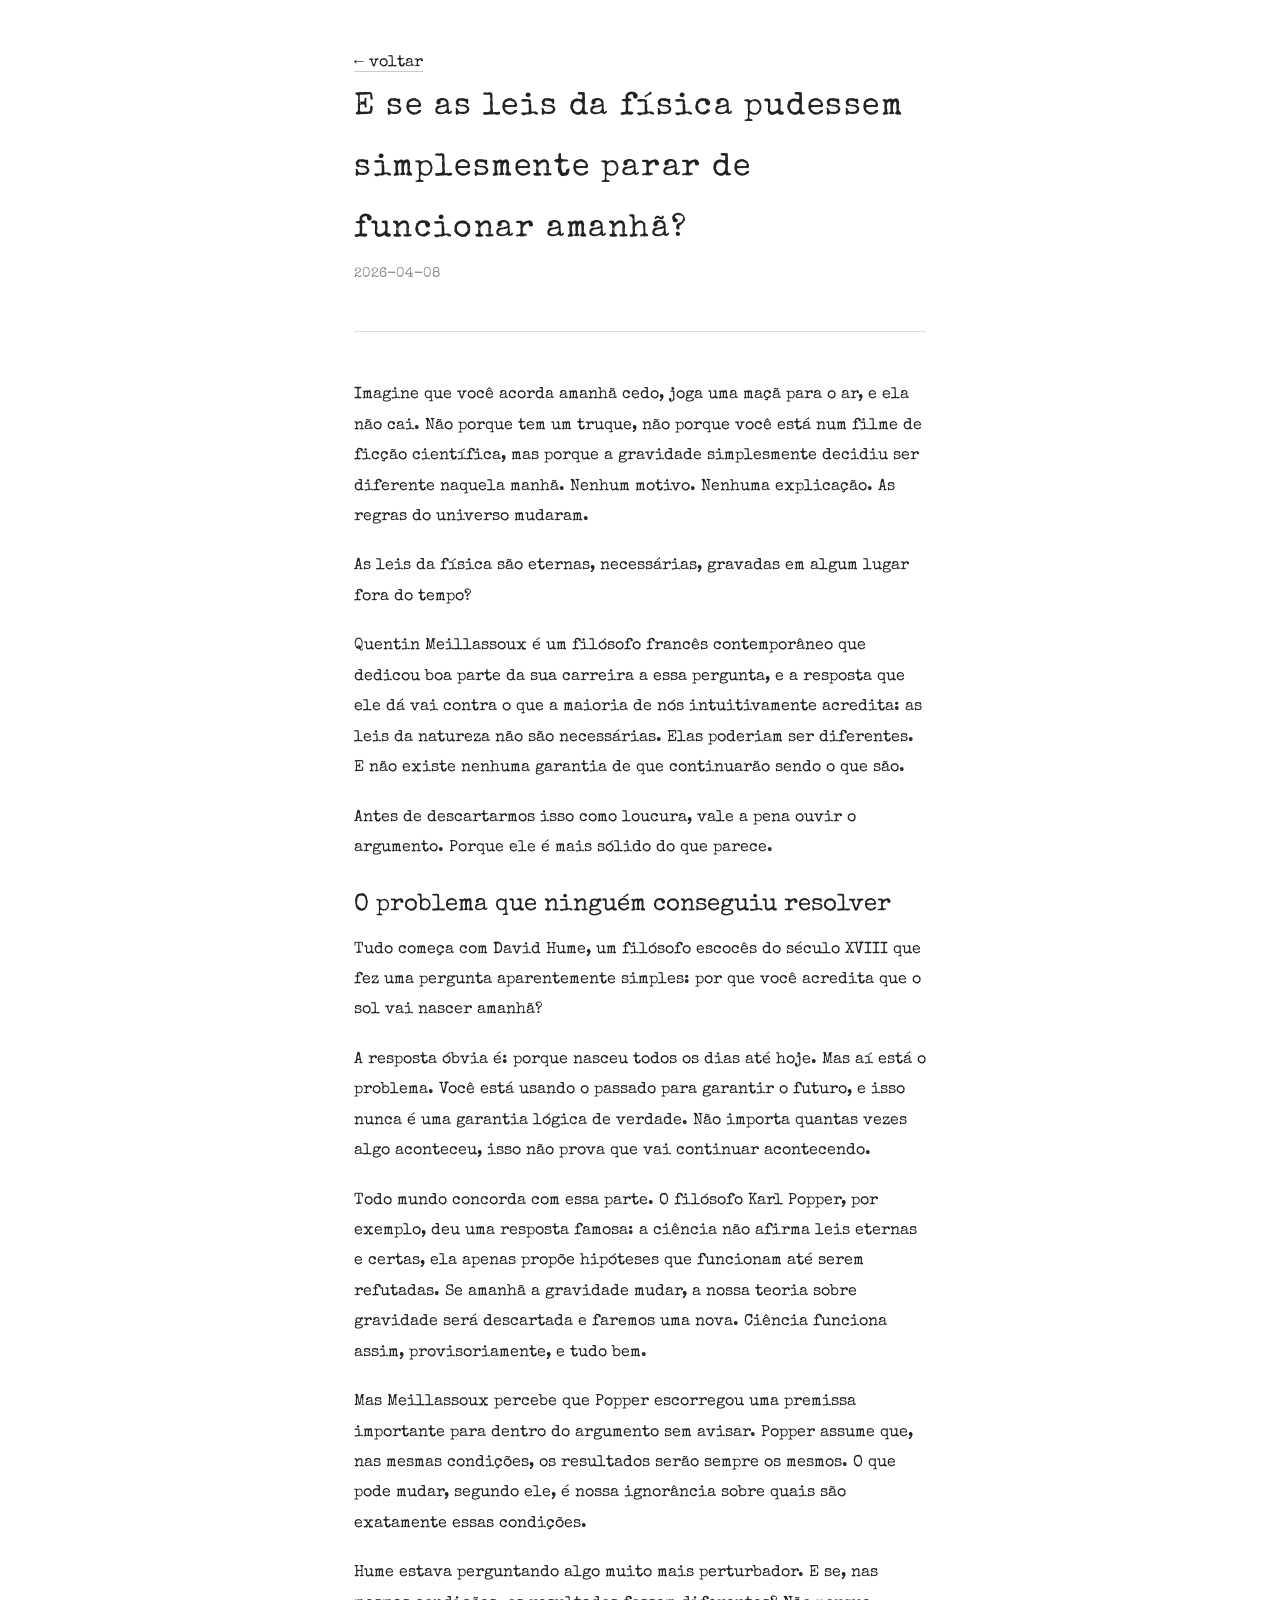
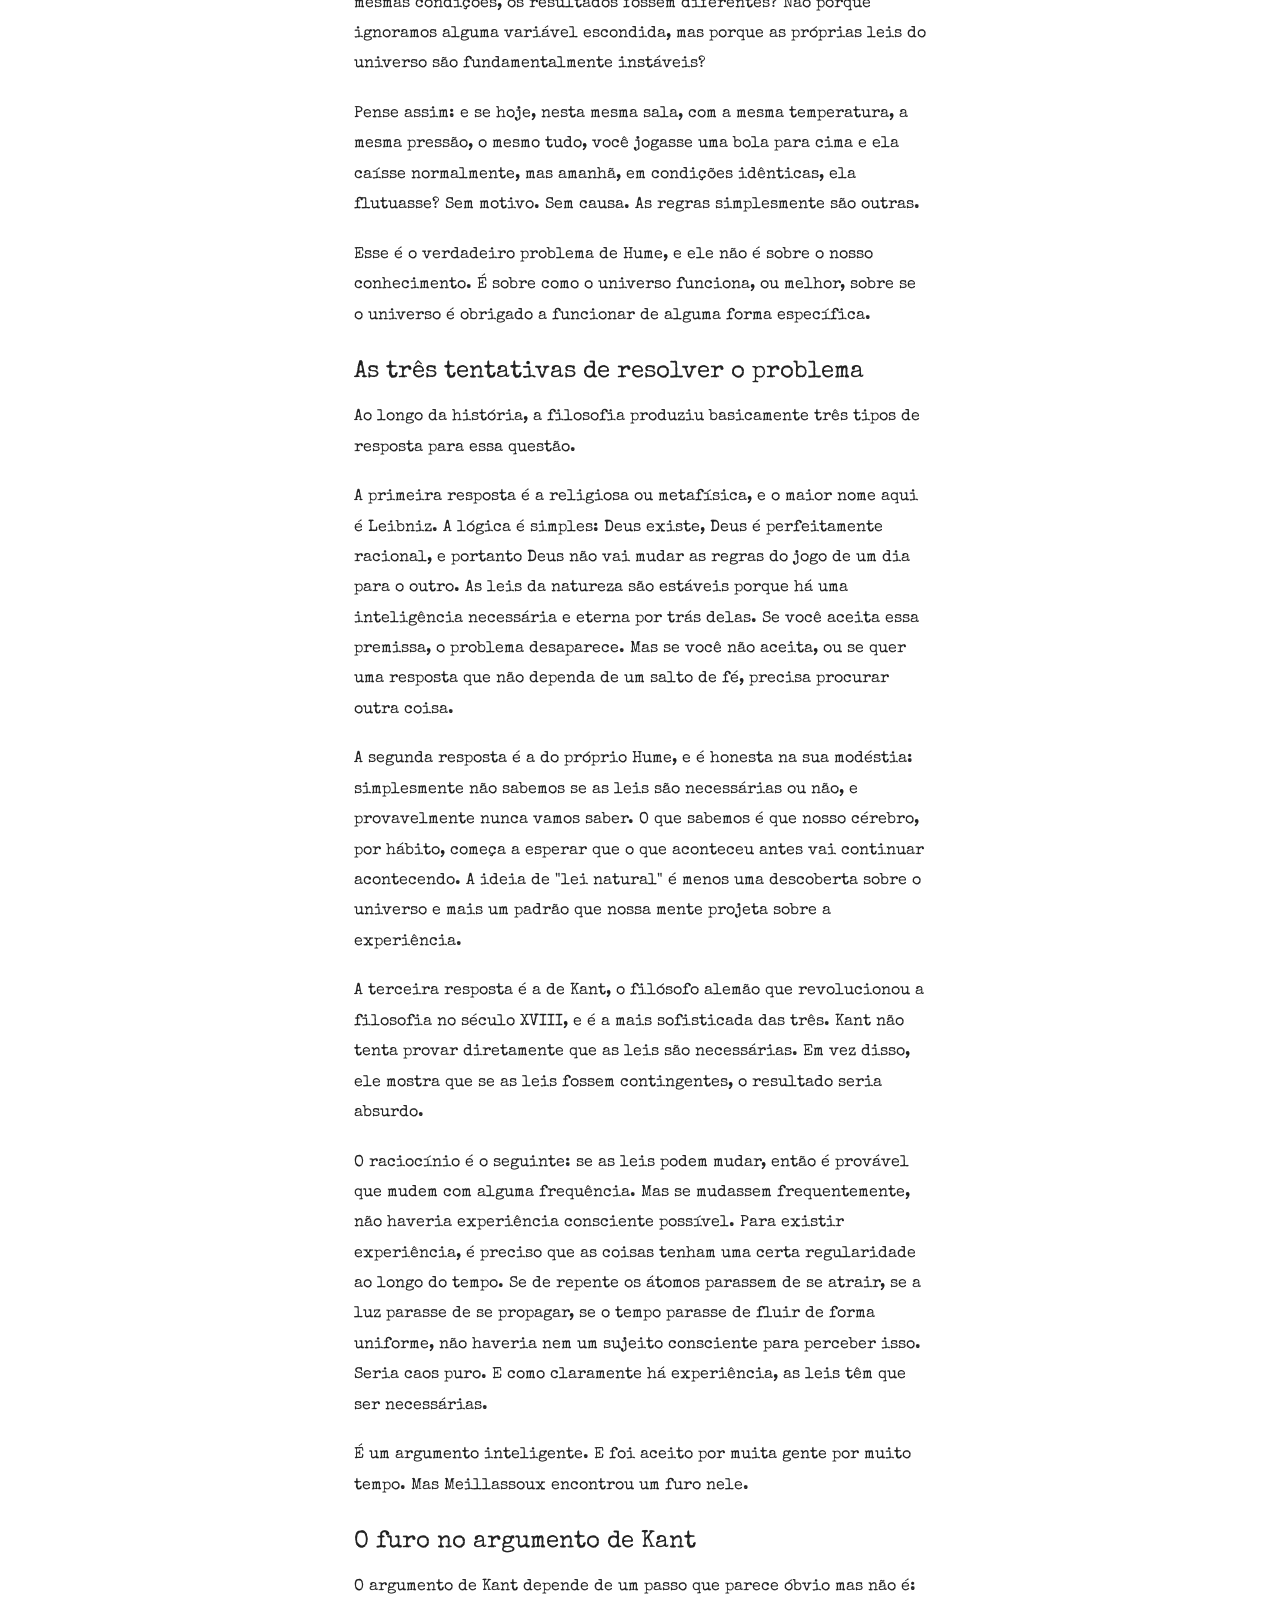
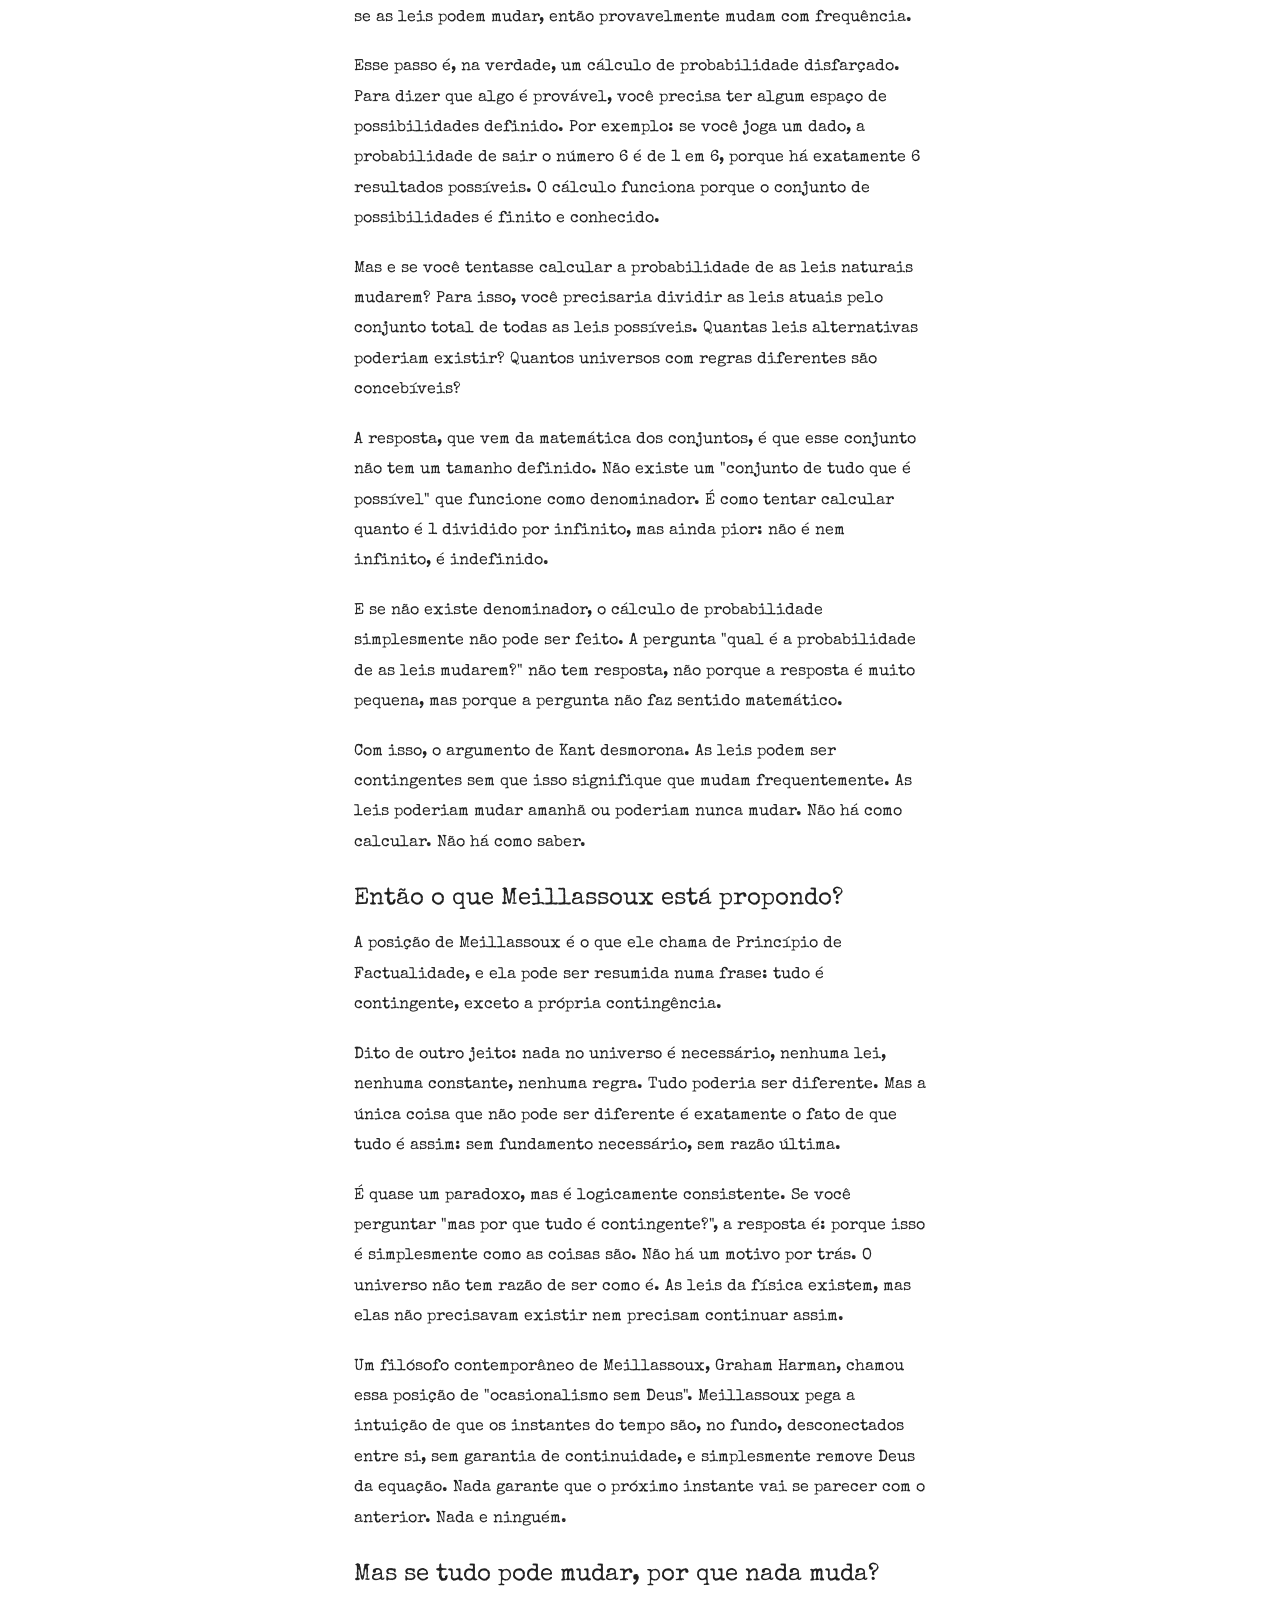
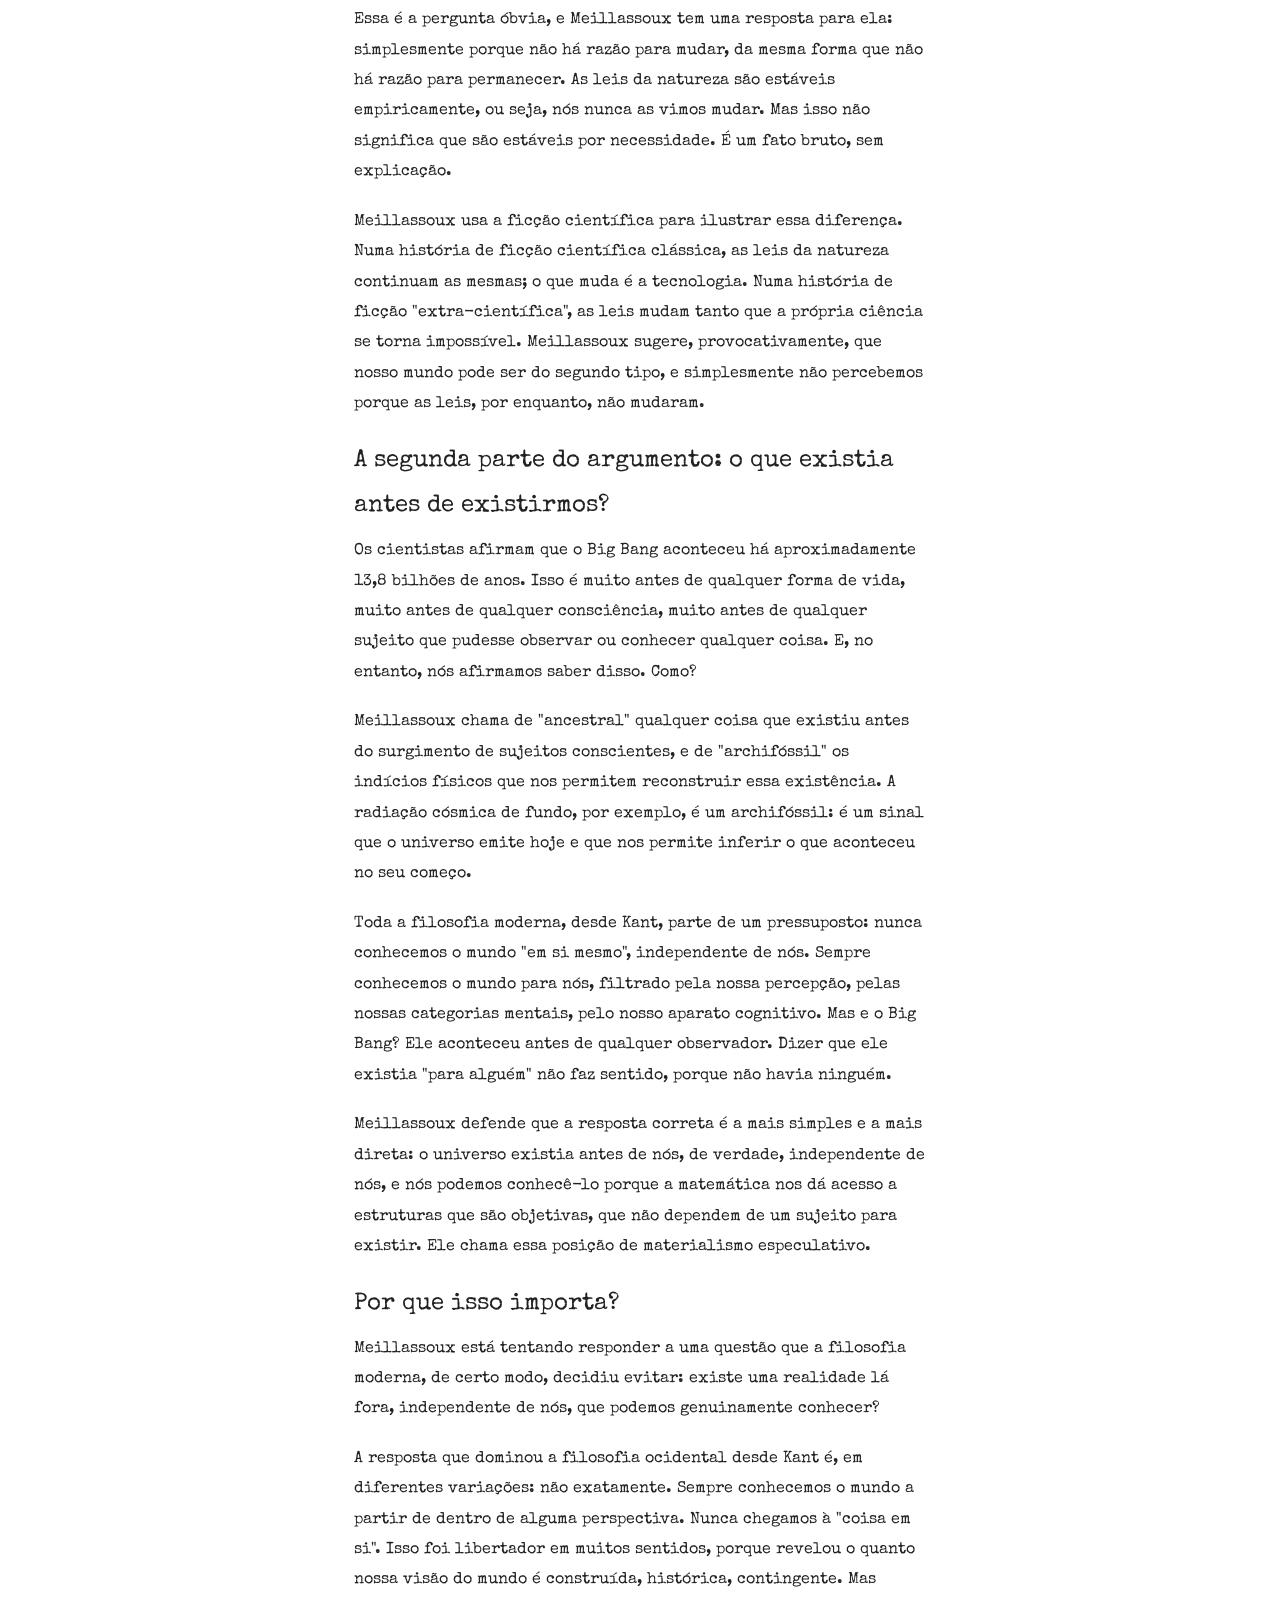
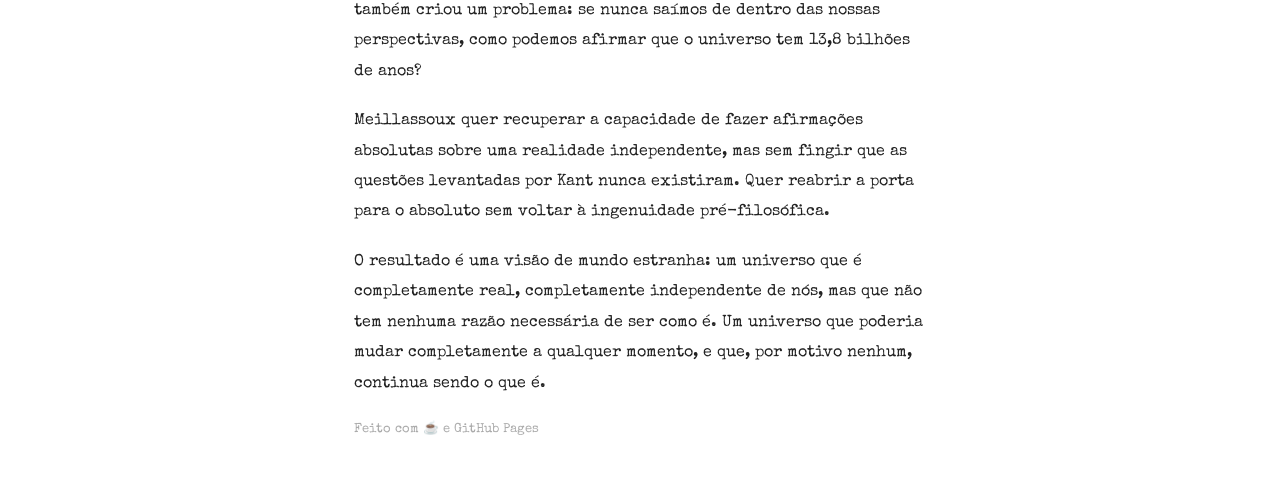
<file: posts/meillassoux.html>
<!DOCTYPE html>
<html lang="pt-BR">
<head>
  <meta charset="UTF-8" />
  <meta name="viewport" content="width=device-width, initial-scale=1.0"/>
  <title>E se as leis da física pudessem simplesmente parar de funcionar amanhã?</title>
  <link rel="stylesheet" href="../style.css" />
</head>
<body>
  <header>
    <a href="../index.html">← voltar</a>
    <h1>E se as leis da física pudessem simplesmente parar de funcionar amanhã?</h1>
    <p>2026-04-08</p>
  </header>

  <main>
    <p>Imagine que você acorda amanhã cedo, joga uma maçã para o ar, e ela não cai. Não porque tem um truque, não porque você está num filme de ficção científica, mas porque a gravidade simplesmente decidiu ser diferente naquela manhã. Nenhum motivo. Nenhuma explicação. As regras do universo mudaram.</p>

    <p>As leis da física são eternas, necessárias, gravadas em algum lugar fora do tempo?</p>

    <p>Quentin Meillassoux é um filósofo francês contemporâneo que dedicou boa parte da sua carreira a essa pergunta, e a resposta que ele dá vai contra o que a maioria de nós intuitivamente acredita: as leis da natureza não são necessárias. Elas poderiam ser diferentes. E não existe nenhuma garantia de que continuarão sendo o que são.</p>

    <p>Antes de descartarmos isso como loucura, vale a pena ouvir o argumento. Porque ele é mais sólido do que parece.</p>

    <h2>O problema que ninguém conseguiu resolver</h2>

    <p>Tudo começa com David Hume, um filósofo escocês do século XVIII que fez uma pergunta aparentemente simples: por que você acredita que o sol vai nascer amanhã?</p>

    <p>A resposta óbvia é: porque nasceu todos os dias até hoje. Mas aí está o problema. Você está usando o passado para garantir o futuro, e isso nunca é uma garantia lógica de verdade. Não importa quantas vezes algo aconteceu, isso não prova que vai continuar acontecendo.</p>

    <p>Todo mundo concorda com essa parte. O filósofo Karl Popper, por exemplo, deu uma resposta famosa: a ciência não afirma leis eternas e certas, ela apenas propõe hipóteses que funcionam até serem refutadas. Se amanhã a gravidade mudar, a nossa teoria sobre gravidade será descartada e faremos uma nova. Ciência funciona assim, provisoriamente, e tudo bem.</p>

    <p>Mas Meillassoux percebe que Popper escorregou uma premissa importante para dentro do argumento sem avisar. Popper assume que, nas mesmas condições, os resultados serão sempre os mesmos. O que pode mudar, segundo ele, é nossa ignorância sobre quais são exatamente essas condições.</p>

    <p>Hume estava perguntando algo muito mais perturbador. E se, nas mesmas condições, os resultados fossem diferentes? Não porque ignoramos alguma variável escondida, mas porque as próprias leis do universo são fundamentalmente instáveis?</p>

    <p>Pense assim: e se hoje, nesta mesma sala, com a mesma temperatura, a mesma pressão, o mesmo tudo, você jogasse uma bola para cima e ela caísse normalmente, mas amanhã, em condições idênticas, ela flutuasse? Sem motivo. Sem causa. As regras simplesmente são outras.</p>

    <p>Esse é o verdadeiro problema de Hume, e ele não é sobre o nosso conhecimento. É sobre como o universo funciona, ou melhor, sobre se o universo é obrigado a funcionar de alguma forma específica.</p>

    <h2>As três tentativas de resolver o problema</h2>

    <p>Ao longo da história, a filosofia produziu basicamente três tipos de resposta para essa questão.</p>

    <p>A primeira resposta é a religiosa ou metafísica, e o maior nome aqui é Leibniz. A lógica é simples: Deus existe, Deus é perfeitamente racional, e portanto Deus não vai mudar as regras do jogo de um dia para o outro. As leis da natureza são estáveis porque há uma inteligência necessária e eterna por trás delas. Se você aceita essa premissa, o problema desaparece. Mas se você não aceita, ou se quer uma resposta que não dependa de um salto de fé, precisa procurar outra coisa.</p>

    <p>A segunda resposta é a do próprio Hume, e é honesta na sua modéstia: simplesmente não sabemos se as leis são necessárias ou não, e provavelmente nunca vamos saber. O que sabemos é que nosso cérebro, por hábito, começa a esperar que o que aconteceu antes vai continuar acontecendo. A ideia de "lei natural" é menos uma descoberta sobre o universo e mais um padrão que nossa mente projeta sobre a experiência.</p>

    <p>A terceira resposta é a de Kant, o filósofo alemão que revolucionou a filosofia no século XVIII, e é a mais sofisticada das três. Kant não tenta provar diretamente que as leis são necessárias. Em vez disso, ele mostra que se as leis fossem contingentes, o resultado seria absurdo.</p>

    <p>O raciocínio é o seguinte: se as leis podem mudar, então é provável que mudem com alguma frequência. Mas se mudassem frequentemente, não haveria experiência consciente possível. Para existir experiência, é preciso que as coisas tenham uma certa regularidade ao longo do tempo. Se de repente os átomos parassem de se atrair, se a luz parasse de se propagar, se o tempo parasse de fluir de forma uniforme, não haveria nem um sujeito consciente para perceber isso. Seria caos puro. E como claramente há experiência, as leis têm que ser necessárias.</p>

    <p>É um argumento inteligente. E foi aceito por muita gente por muito tempo. Mas Meillassoux encontrou um furo nele.</p>

    <h2>O furo no argumento de Kant</h2>

    <p>O argumento de Kant depende de um passo que parece óbvio mas não é: se as leis podem mudar, então provavelmente mudam com frequência.</p>

    <p>Esse passo é, na verdade, um cálculo de probabilidade disfarçado. Para dizer que algo é provável, você precisa ter algum espaço de possibilidades definido. Por exemplo: se você joga um dado, a probabilidade de sair o número 6 é de 1 em 6, porque há exatamente 6 resultados possíveis. O cálculo funciona porque o conjunto de possibilidades é finito e conhecido.</p>

    <p>Mas e se você tentasse calcular a probabilidade de as leis naturais mudarem? Para isso, você precisaria dividir as leis atuais pelo conjunto total de todas as leis possíveis. Quantas leis alternativas poderiam existir? Quantos universos com regras diferentes são concebíveis?</p>

    <p>A resposta, que vem da matemática dos conjuntos, é que esse conjunto não tem um tamanho definido. Não existe um "conjunto de tudo que é possível" que funcione como denominador. É como tentar calcular quanto é 1 dividido por infinito, mas ainda pior: não é nem infinito, é indefinido.</p>

    <p>E se não existe denominador, o cálculo de probabilidade simplesmente não pode ser feito. A pergunta "qual é a probabilidade de as leis mudarem?" não tem resposta, não porque a resposta é muito pequena, mas porque a pergunta não faz sentido matemático.</p>

    <p>Com isso, o argumento de Kant desmorona. As leis podem ser contingentes sem que isso signifique que mudam frequentemente. As leis poderiam mudar amanhã ou poderiam nunca mudar. Não há como calcular. Não há como saber.</p>

    <h2>Então o que Meillassoux está propondo?</h2>

    <p>A posição de Meillassoux é o que ele chama de Princípio de Factualidade, e ela pode ser resumida numa frase: tudo é contingente, exceto a própria contingência.</p>

    <p>Dito de outro jeito: nada no universo é necessário, nenhuma lei, nenhuma constante, nenhuma regra. Tudo poderia ser diferente. Mas a única coisa que não pode ser diferente é exatamente o fato de que tudo é assim: sem fundamento necessário, sem razão última.</p>

    <p>É quase um paradoxo, mas é logicamente consistente. Se você perguntar "mas por que tudo é contingente?", a resposta é: porque isso é simplesmente como as coisas são. Não há um motivo por trás. O universo não tem razão de ser como é. As leis da física existem, mas elas não precisavam existir nem precisam continuar assim.</p>

    <p>Um filósofo contemporâneo de Meillassoux, Graham Harman, chamou essa posição de "ocasionalismo sem Deus". Meillassoux pega a intuição de que os instantes do tempo são, no fundo, desconectados entre si, sem garantia de continuidade, e simplesmente remove Deus da equação. Nada garante que o próximo instante vai se parecer com o anterior. Nada e ninguém.</p>

    <h2>Mas se tudo pode mudar, por que nada muda?</h2>

    <p>Essa é a pergunta óbvia, e Meillassoux tem uma resposta para ela: simplesmente porque não há razão para mudar, da mesma forma que não há razão para permanecer. As leis da natureza são estáveis empiricamente, ou seja, nós nunca as vimos mudar. Mas isso não significa que são estáveis por necessidade. É um fato bruto, sem explicação.</p>

    <p>Meillassoux usa a ficção científica para ilustrar essa diferença. Numa história de ficção científica clássica, as leis da natureza continuam as mesmas; o que muda é a tecnologia. Numa história de ficção "extra-científica", as leis mudam tanto que a própria ciência se torna impossível. Meillassoux sugere, provocativamente, que nosso mundo pode ser do segundo tipo, e simplesmente não percebemos porque as leis, por enquanto, não mudaram.</p>

    <h2>A segunda parte do argumento: o que existia antes de existirmos?</h2>

    <p>Os cientistas afirmam que o Big Bang aconteceu há aproximadamente 13,8 bilhões de anos. Isso é muito antes de qualquer forma de vida, muito antes de qualquer consciência, muito antes de qualquer sujeito que pudesse observar ou conhecer qualquer coisa. E, no entanto, nós afirmamos saber disso. Como?</p>

    <p>Meillassoux chama de "ancestral" qualquer coisa que existiu antes do surgimento de sujeitos conscientes, e de "archifóssil" os indícios físicos que nos permitem reconstruir essa existência. A radiação cósmica de fundo, por exemplo, é um archifóssil: é um sinal que o universo emite hoje e que nos permite inferir o que aconteceu no seu começo.</p>

    <p>Toda a filosofia moderna, desde Kant, parte de um pressuposto: nunca conhecemos o mundo "em si mesmo", independente de nós. Sempre conhecemos o mundo para nós, filtrado pela nossa percepção, pelas nossas categorias mentais, pelo nosso aparato cognitivo. Mas e o Big Bang? Ele aconteceu antes de qualquer observador. Dizer que ele existia "para alguém" não faz sentido, porque não havia ninguém.</p>

    <p>Meillassoux defende que a resposta correta é a mais simples e a mais direta: o universo existia antes de nós, de verdade, independente de nós, e nós podemos conhecê-lo porque a matemática nos dá acesso a estruturas que são objetivas, que não dependem de um sujeito para existir. Ele chama essa posição de materialismo especulativo.</p>

    <h2>Por que isso importa?</h2>

    <p>Meillassoux está tentando responder a uma questão que a filosofia moderna, de certo modo, decidiu evitar: existe uma realidade lá fora, independente de nós, que podemos genuinamente conhecer?</p>

    <p>A resposta que dominou a filosofia ocidental desde Kant é, em diferentes variações: não exatamente. Sempre conhecemos o mundo a partir de dentro de alguma perspectiva. Nunca chegamos à "coisa em si". Isso foi libertador em muitos sentidos, porque revelou o quanto nossa visão do mundo é construída, histórica, contingente. Mas também criou um problema: se nunca saímos de dentro das nossas perspectivas, como podemos afirmar que o universo tem 13,8 bilhões de anos?</p>

    <p>Meillassoux quer recuperar a capacidade de fazer afirmações absolutas sobre uma realidade independente, mas sem fingir que as questões levantadas por Kant nunca existiram. Quer reabrir a porta para o absoluto sem voltar à ingenuidade pré-filosófica.</p>

    <p>O resultado é uma visão de mundo estranha: um universo que é completamente real, completamente independente de nós, mas que não tem nenhuma razão necessária de ser como é. Um universo que poderia mudar completamente a qualquer momento, e que, por motivo nenhum, continua sendo o que é.</p>
  </main>

  <footer>
    <p>Feito com ☕ e GitHub Pages</p>
  </footer>
</body>
</html>
</file>
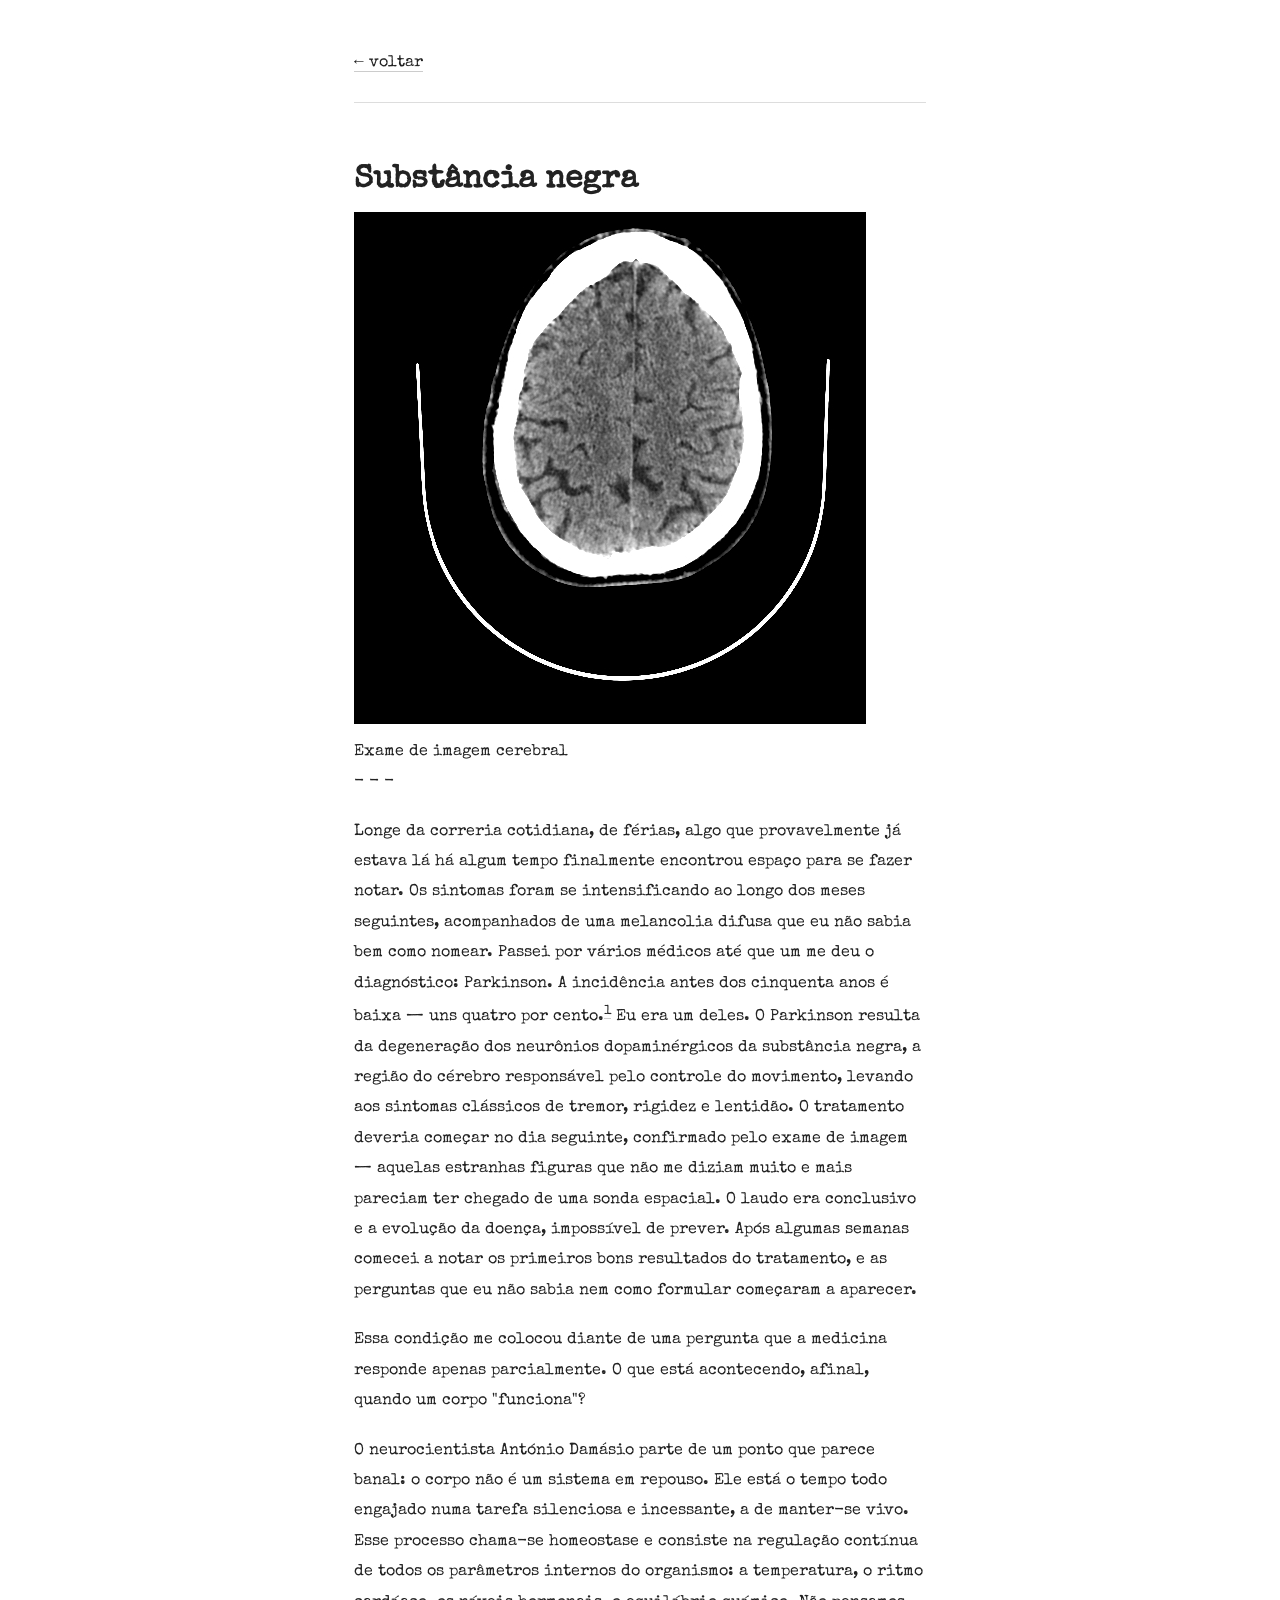
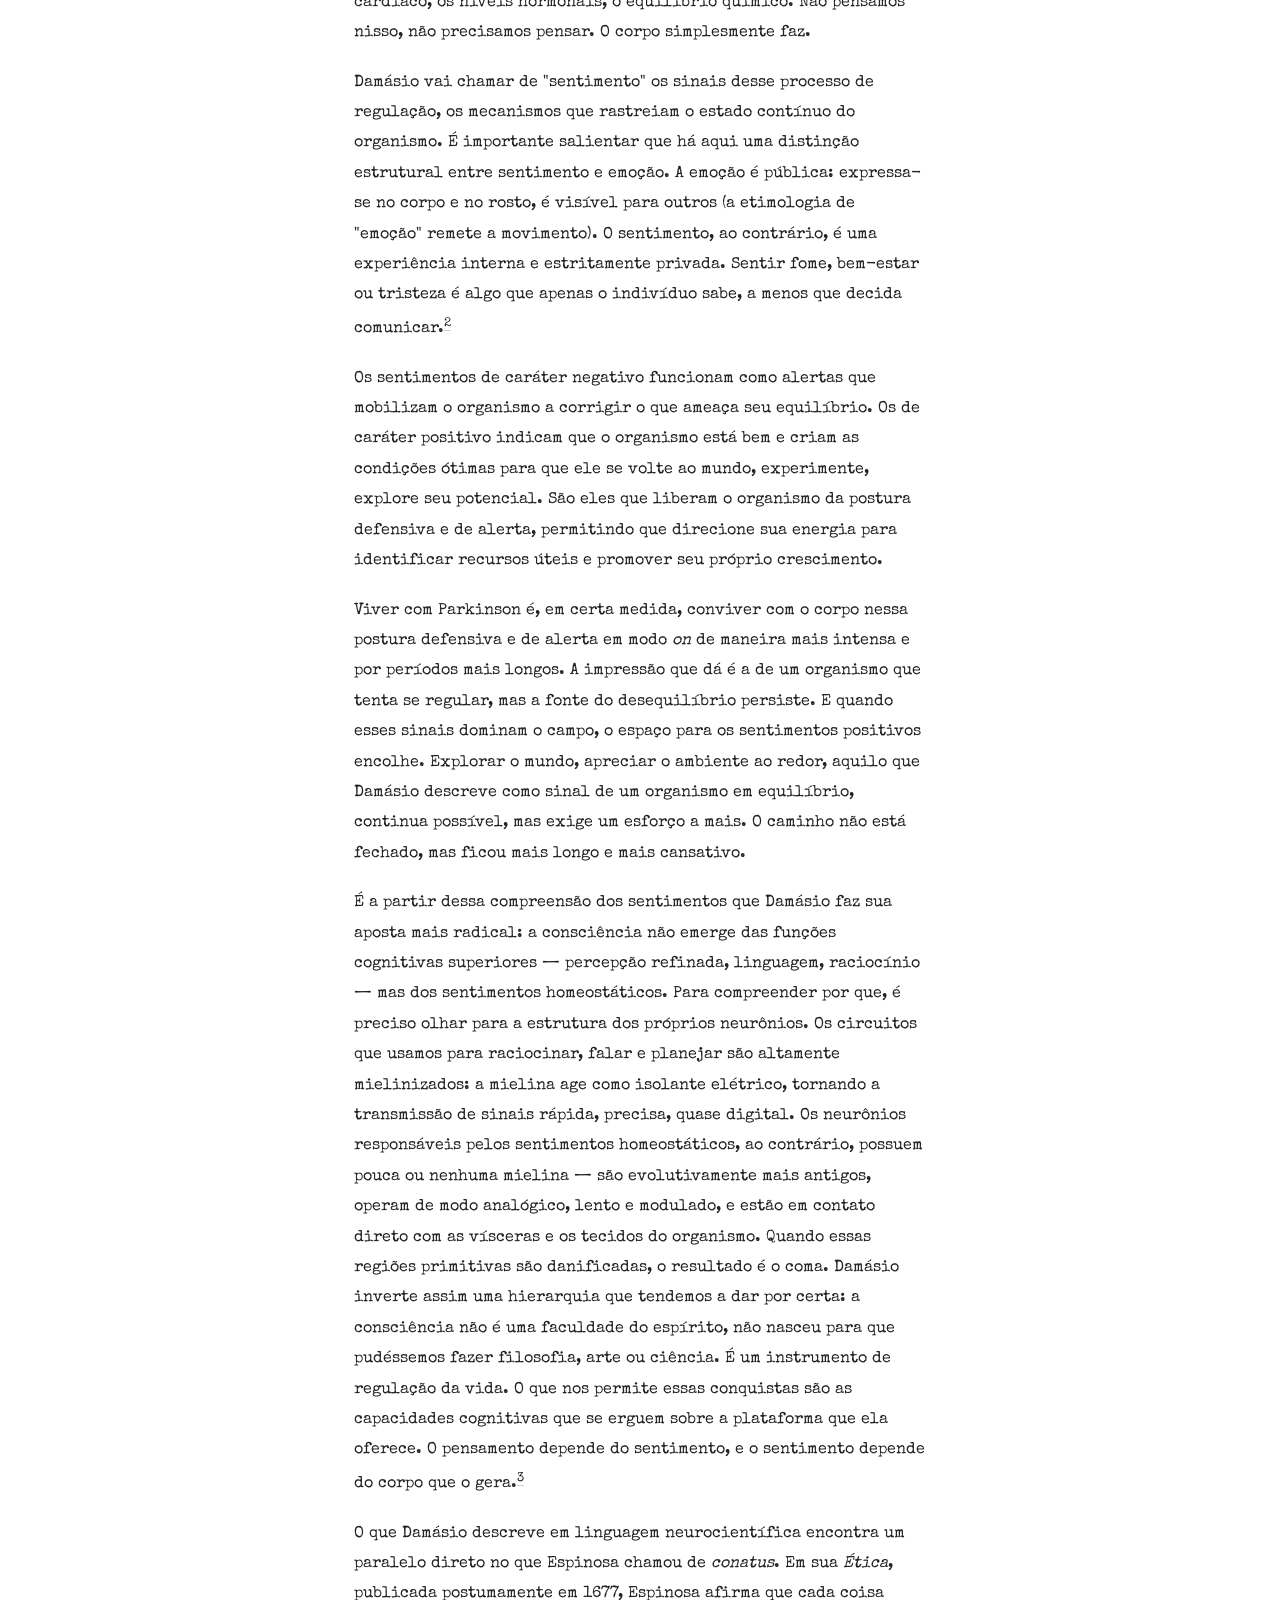
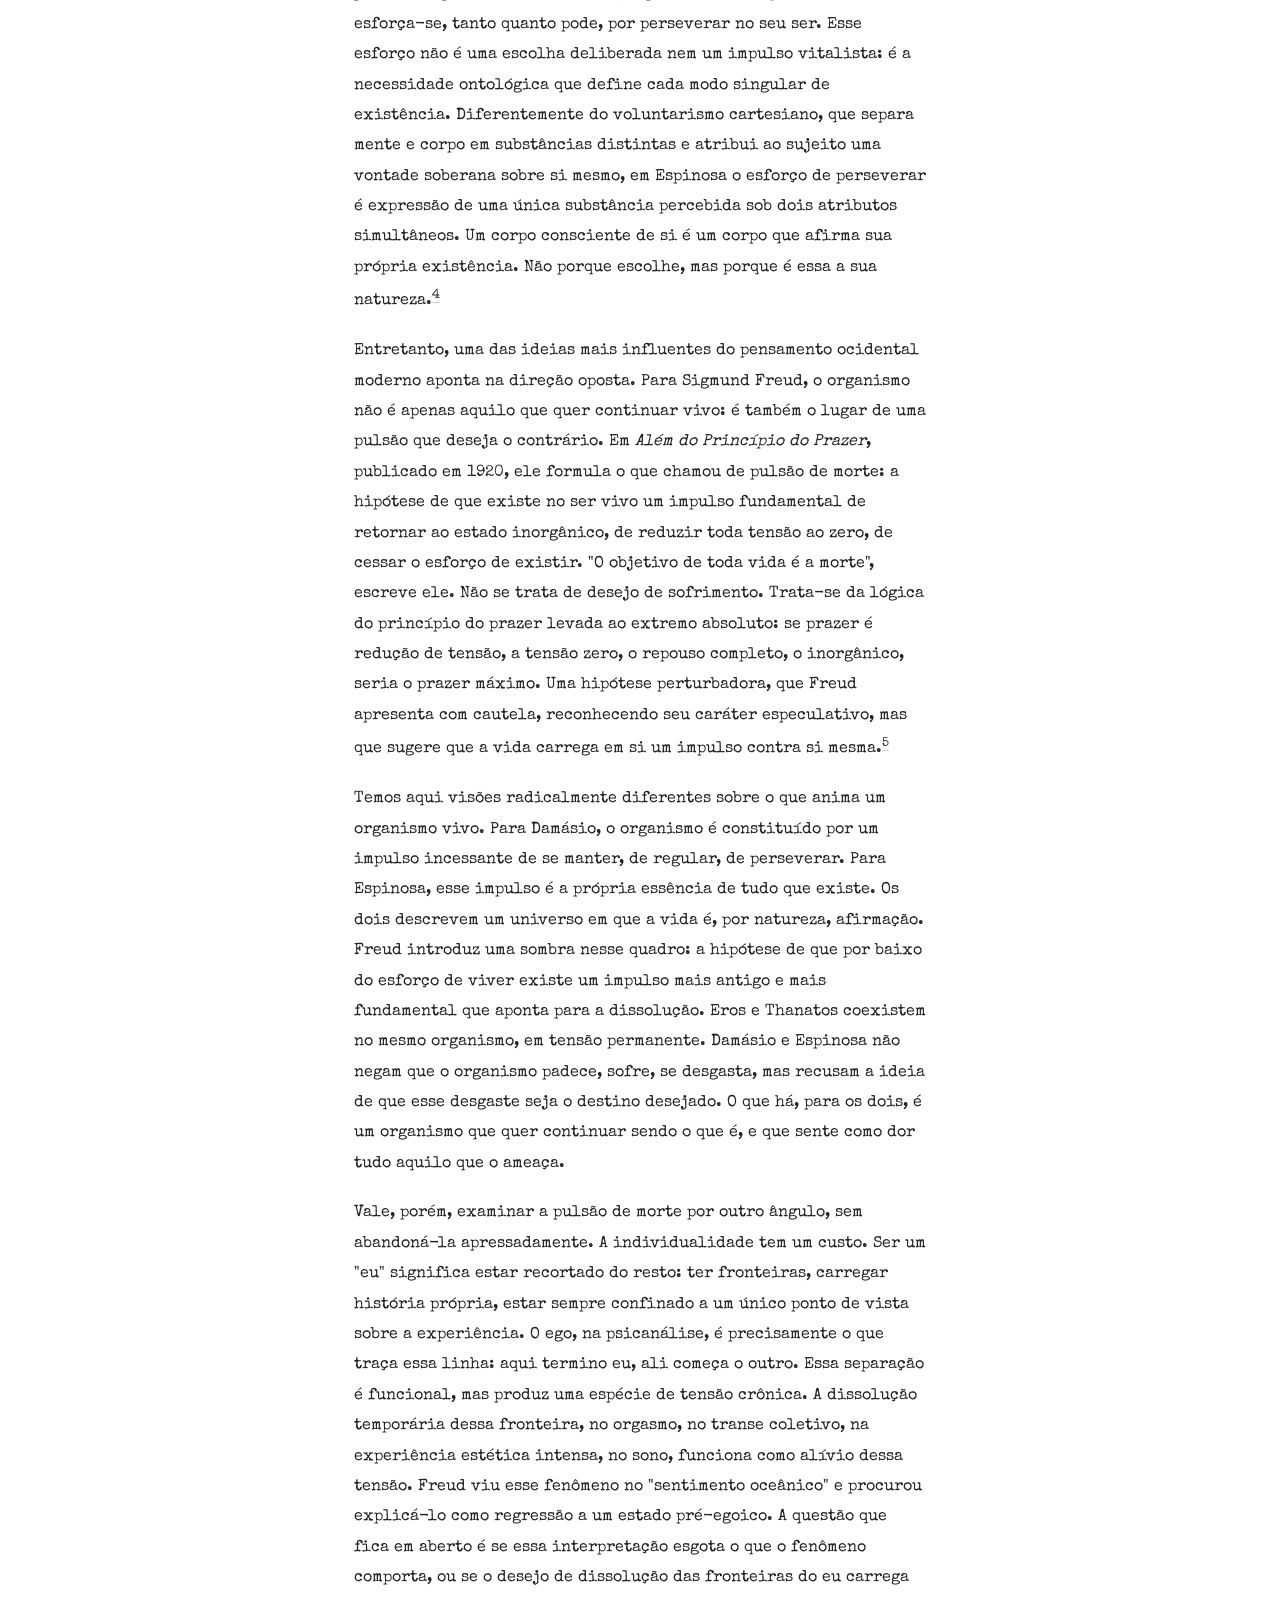
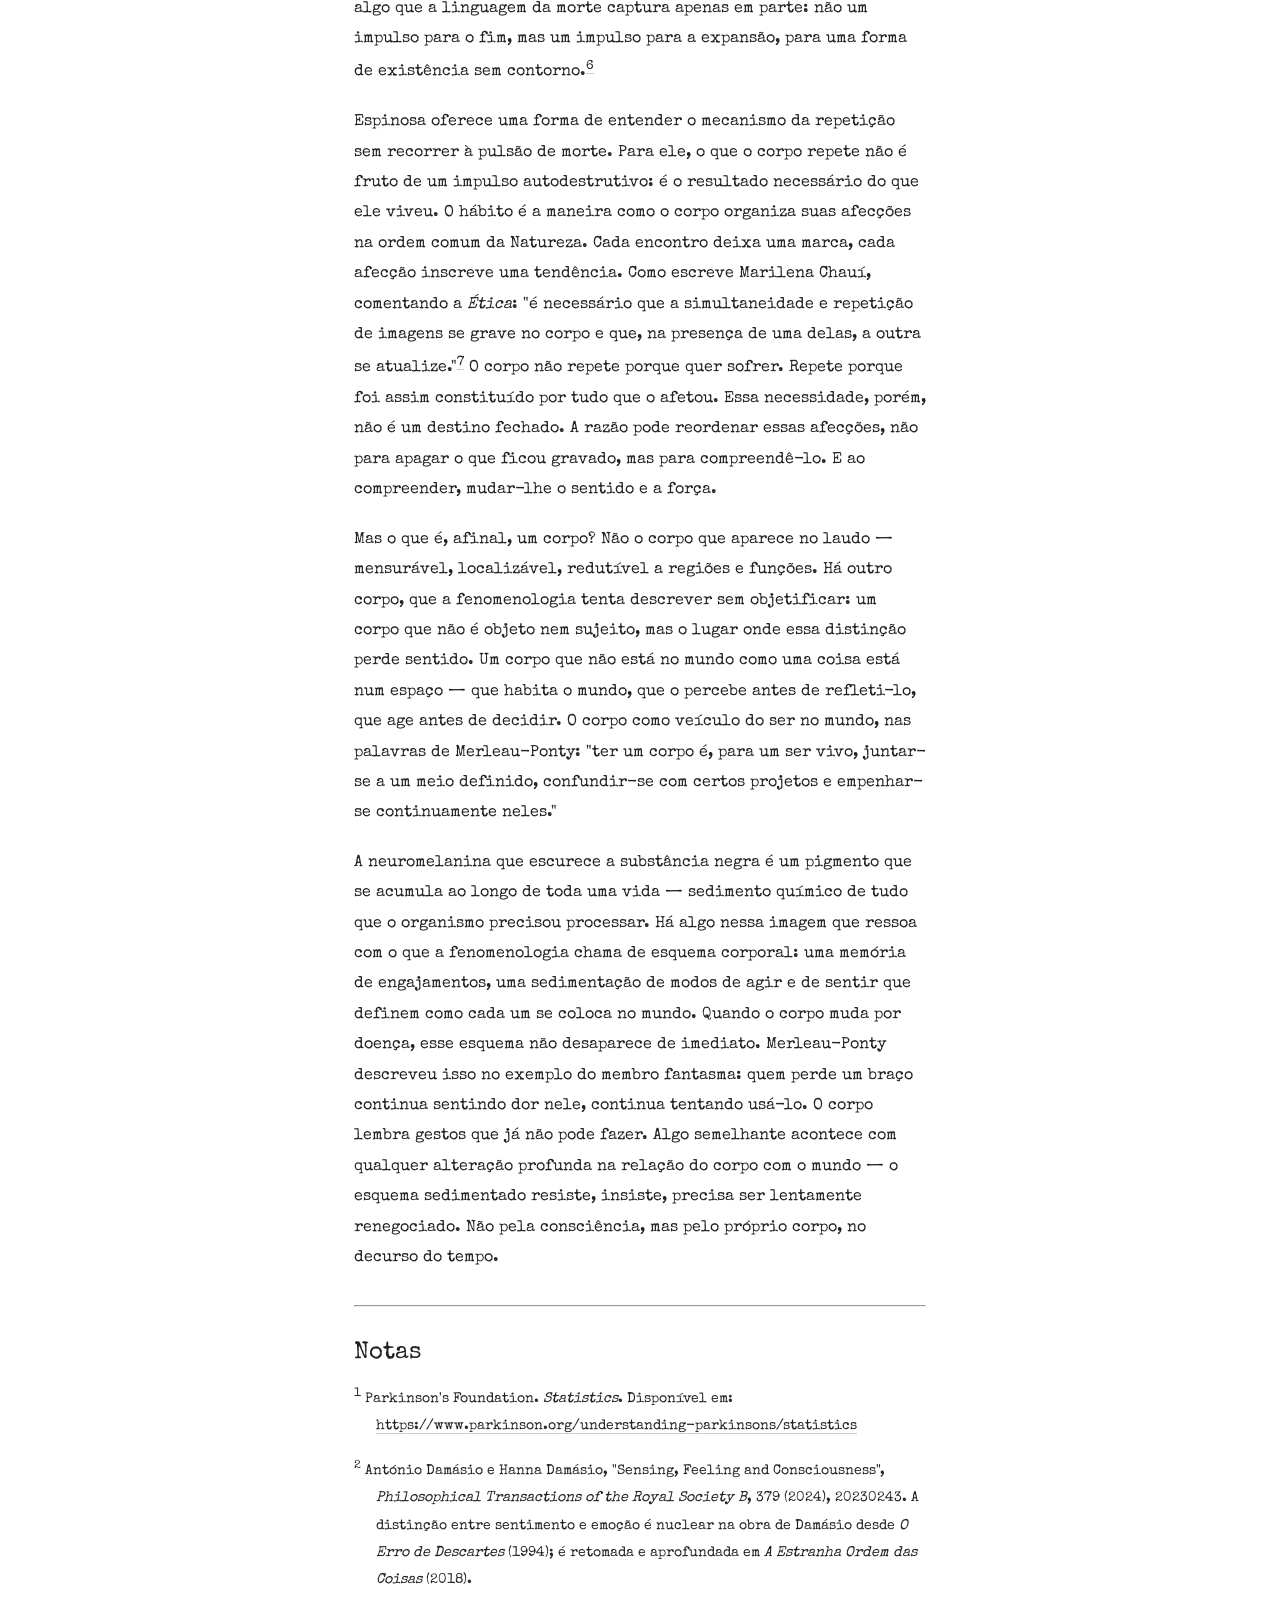
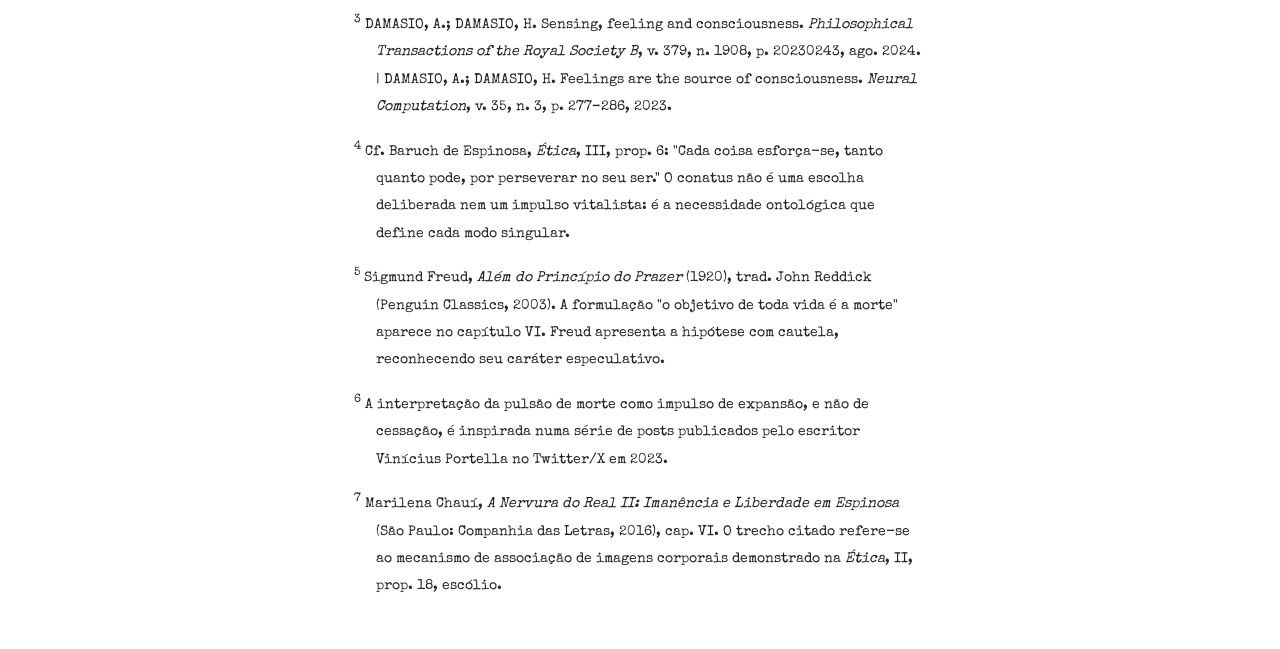
<file: posts/substancia-negra.html>
<!DOCTYPE html>
<html lang="pt-BR">
<head>
  <meta charset="UTF-8">
  <meta name="viewport" content="width=device-width, initial-scale=1.0">
  <title>Substância negra</title>
  <link rel="stylesheet" href="../style.css">
  <style>
    .notas { margin-top: 2em; }
    .notas hr { margin-bottom: 1.5em; }
    .nota { display: block; margin-bottom: 1em; padding-left: 1.5em; text-indent: -1.5em; font-size: 0.9em; }
  </style>
</head>
<body>
</head>
<body>
<header>
  <a href="../index.html">← voltar</a>
</header>
<h1>Substância negra</h1>

<figure>
  <img src="[data-uri]" alt="Tomografia cerebral" style="max-width:100%;height:auto;">
  <figcaption>Exame de imagem cerebral</figcaption>
</figure>

  <p> - - - </p>

<p>Longe da correria cotidiana, de férias, algo que provavelmente já estava lá há algum tempo finalmente encontrou espaço para se fazer notar. Os sintomas foram se intensificando ao longo dos meses seguintes, acompanhados de uma melancolia difusa que eu não sabia bem como nomear. Passei por vários médicos até que um me deu o diagnóstico: Parkinson. A incidência antes dos cinquenta anos é baixa — uns quatro por cento.<sup><a href="#nota1">1</a></sup> Eu era um deles. O Parkinson resulta da degeneração dos neurônios dopaminérgicos da substância negra, a região do cérebro responsável pelo controle do movimento, levando aos sintomas clássicos de tremor, rigidez e lentidão. O tratamento deveria começar no dia seguinte, confirmado pelo exame de imagem — aquelas estranhas figuras que não me diziam muito e mais pareciam ter chegado de uma sonda espacial. O laudo era conclusivo e a evolução da doença, impossível de prever. Após algumas semanas comecei a notar os primeiros bons resultados do tratamento, e as perguntas que eu não sabia nem como formular começaram a aparecer.</p>

<p>Essa condição me colocou diante de uma pergunta que a medicina responde apenas parcialmente. O que está acontecendo, afinal, quando um corpo "funciona"?</p>

<p>O neurocientista António Damásio parte de um ponto que parece banal: o corpo não é um sistema em repouso. Ele está o tempo todo engajado numa tarefa silenciosa e incessante, a de manter-se vivo. Esse processo chama-se homeostase e consiste na regulação contínua de todos os parâmetros internos do organismo: a temperatura, o ritmo cardíaco, os níveis hormonais, o equilíbrio químico. Não pensamos nisso, não precisamos pensar. O corpo simplesmente faz.</p>

<p>Damásio vai chamar de "sentimento" os sinais desse processo de regulação, os mecanismos que rastreiam o estado contínuo do organismo. É importante salientar que há aqui uma distinção estrutural entre sentimento e emoção. A emoção é pública: expressa-se no corpo e no rosto, é visível para outros (a etimologia de "emoção" remete a movimento). O sentimento, ao contrário, é uma experiência interna e estritamente privada. Sentir fome, bem-estar ou tristeza é algo que apenas o indivíduo sabe, a menos que decida comunicar.<sup><a href="#nota2">2</a></sup></p>

<p>Os sentimentos de caráter negativo funcionam como alertas que mobilizam o organismo a corrigir o que ameaça seu equilíbrio. Os de caráter positivo indicam que o organismo está bem e criam as condições ótimas para que ele se volte ao mundo, experimente, explore seu potencial. São eles que liberam o organismo da postura defensiva e de alerta, permitindo que direcione sua energia para identificar recursos úteis e promover seu próprio crescimento.</p>

<p>Viver com Parkinson é, em certa medida, conviver com o corpo nessa postura defensiva e de alerta em modo <em>on</em> de maneira mais intensa e por períodos mais longos. A impressão que dá é a de um organismo que tenta se regular, mas a fonte do desequilíbrio persiste. E quando esses sinais dominam o campo, o espaço para os sentimentos positivos encolhe. Explorar o mundo, apreciar o ambiente ao redor, aquilo que Damásio descreve como sinal de um organismo em equilíbrio, continua possível, mas exige um esforço a mais. O caminho não está fechado, mas ficou mais longo e mais cansativo.</p>

<p>É a partir dessa compreensão dos sentimentos que Damásio faz sua aposta mais radical: a consciência não emerge das funções cognitivas superiores — percepção refinada, linguagem, raciocínio — mas dos sentimentos homeostáticos. Para compreender por que, é preciso olhar para a estrutura dos próprios neurônios. Os circuitos que usamos para raciocinar, falar e planejar são altamente mielinizados: a mielina age como isolante elétrico, tornando a transmissão de sinais rápida, precisa, quase digital. Os neurônios responsáveis pelos sentimentos homeostáticos, ao contrário, possuem pouca ou nenhuma mielina — são evolutivamente mais antigos, operam de modo analógico, lento e modulado, e estão em contato direto com as vísceras e os tecidos do organismo. Quando essas regiões primitivas são danificadas, o resultado é o coma. Damásio inverte assim uma hierarquia que tendemos a dar por certa: a consciência não é uma faculdade do espírito, não nasceu para que pudéssemos fazer filosofia, arte ou ciência. É um instrumento de regulação da vida. O que nos permite essas conquistas são as capacidades cognitivas que se erguem sobre a plataforma que ela oferece. O pensamento depende do sentimento, e o sentimento depende do corpo que o gera.<sup><a href="#nota3">3</a></sup></p>

<p>O que Damásio descreve em linguagem neurocientífica encontra um paralelo direto no que Espinosa chamou de <em>conatus</em>. Em sua <em>Ética</em>, publicada postumamente em 1677, Espinosa afirma que cada coisa esforça-se, tanto quanto pode, por perseverar no seu ser. Esse esforço não é uma escolha deliberada nem um impulso vitalista: é a necessidade ontológica que define cada modo singular de existência. Diferentemente do voluntarismo cartesiano, que separa mente e corpo em substâncias distintas e atribui ao sujeito uma vontade soberana sobre si mesmo, em Espinosa o esforço de perseverar é expressão de uma única substância percebida sob dois atributos simultâneos. Um corpo consciente de si é um corpo que afirma sua própria existência. Não porque escolhe, mas porque é essa a sua natureza.<sup><a href="#nota4">4</a></sup></p>

<p>Entretanto, uma das ideias mais influentes do pensamento ocidental moderno aponta na direção oposta. Para Sigmund Freud, o organismo não é apenas aquilo que quer continuar vivo: é também o lugar de uma pulsão que deseja o contrário. Em <em>Além do Princípio do Prazer</em>, publicado em 1920, ele formula o que chamou de pulsão de morte: a hipótese de que existe no ser vivo um impulso fundamental de retornar ao estado inorgânico, de reduzir toda tensão ao zero, de cessar o esforço de existir. "O objetivo de toda vida é a morte", escreve ele. Não se trata de desejo de sofrimento. Trata-se da lógica do princípio do prazer levada ao extremo absoluto: se prazer é redução de tensão, a tensão zero, o repouso completo, o inorgânico, seria o prazer máximo. Uma hipótese perturbadora, que Freud apresenta com cautela, reconhecendo seu caráter especulativo, mas que sugere que a vida carrega em si um impulso contra si mesma.<sup><a href="#nota5">5</a></sup></p>

<p>Temos aqui visões radicalmente diferentes sobre o que anima um organismo vivo. Para Damásio, o organismo é constituído por um impulso incessante de se manter, de regular, de perseverar. Para Espinosa, esse impulso é a própria essência de tudo que existe. Os dois descrevem um universo em que a vida é, por natureza, afirmação. Freud introduz uma sombra nesse quadro: a hipótese de que por baixo do esforço de viver existe um impulso mais antigo e mais fundamental que aponta para a dissolução. Eros e Thanatos coexistem no mesmo organismo, em tensão permanente. Damásio e Espinosa não negam que o organismo padece, sofre, se desgasta, mas recusam a ideia de que esse desgaste seja o destino desejado. O que há, para os dois, é um organismo que quer continuar sendo o que é, e que sente como dor tudo aquilo que o ameaça.</p>

<p>Vale, porém, examinar a pulsão de morte por outro ângulo, sem abandoná-la apressadamente. A individualidade tem um custo. Ser um "eu" significa estar recortado do resto: ter fronteiras, carregar história própria, estar sempre confinado a um único ponto de vista sobre a experiência. O ego, na psicanálise, é precisamente o que traça essa linha: aqui termino eu, ali começa o outro. Essa separação é funcional, mas produz uma espécie de tensão crônica. A dissolução temporária dessa fronteira, no orgasmo, no transe coletivo, na experiência estética intensa, no sono, funciona como alívio dessa tensão. Freud viu esse fenômeno no "sentimento oceânico" e procurou explicá-lo como regressão a um estado pré-egoico. A questão que fica em aberto é se essa interpretação esgota o que o fenômeno comporta, ou se o desejo de dissolução das fronteiras do eu carrega algo que a linguagem da morte captura apenas em parte: não um impulso para o fim, mas um impulso para a expansão, para uma forma de existência sem contorno.<sup><a href="#nota6">6</a></sup></p>

<p>Espinosa oferece uma forma de entender o mecanismo da repetição sem recorrer à pulsão de morte. Para ele, o que o corpo repete não é fruto de um impulso autodestrutivo: é o resultado necessário do que ele viveu. O hábito é a maneira como o corpo organiza suas afecções na ordem comum da Natureza. Cada encontro deixa uma marca, cada afecção inscreve uma tendência. Como escreve Marilena Chauí, comentando a <em>Ética</em>: "é necessário que a simultaneidade e repetição de imagens se grave no corpo e que, na presença de uma delas, a outra se atualize."<sup><a href="#nota7">7</a></sup> O corpo não repete porque quer sofrer. Repete porque foi assim constituído por tudo que o afetou. Essa necessidade, porém, não é um destino fechado. A razão pode reordenar essas afecções, não para apagar o que ficou gravado, mas para compreendê-lo. E ao compreender, mudar-lhe o sentido e a força.</p>

<p>Mas o que é, afinal, um corpo? Não o corpo que aparece no laudo — mensurável, localizável, redutível a regiões e funções. Há outro corpo, que a fenomenologia tenta descrever sem objetificar: um corpo que não é objeto nem sujeito, mas o lugar onde essa distinção perde sentido. Um corpo que não está no mundo como uma coisa está num espaço — que habita o mundo, que o percebe antes de refleti-lo, que age antes de decidir. O corpo como veículo do ser no mundo, nas palavras de Merleau-Ponty: "ter um corpo é, para um ser vivo, juntar-se a um meio definido, confundir-se com certos projetos e empenhar-se continuamente neles."</p>

<p>A neuromelanina que escurece a substância negra é um pigmento que se acumula ao longo de toda uma vida — sedimento químico de tudo que o organismo precisou processar. Há algo nessa imagem que ressoa com o que a fenomenologia chama de esquema corporal: uma memória de engajamentos, uma sedimentação de modos de agir e de sentir que definem como cada um se coloca no mundo. Quando o corpo muda por doença, esse esquema não desaparece de imediato. Merleau-Ponty descreveu isso no exemplo do membro fantasma: quem perde um braço continua sentindo dor nele, continua tentando usá-lo. O corpo lembra gestos que já não pode fazer. Algo semelhante acontece com qualquer alteração profunda na relação do corpo com o mundo — o esquema sedimentado resiste, insiste, precisa ser lentamente renegociado. Não pela consciência, mas pelo próprio corpo, no decurso do tempo.</p>

<div class="notas">
  <hr>
  <h2>Notas</h2>
  <p class="nota" id="nota1"><sup>1</sup> Parkinson's Foundation. <em>Statistics</em>. Disponível em: <a href="https://www.parkinson.org/understanding-parkinsons/statistics">https://www.parkinson.org/understanding-parkinsons/statistics</a></p>
  <p class="nota" id="nota2"><sup>2</sup> António Damásio e Hanna Damásio, "Sensing, Feeling and Consciousness", <em>Philosophical Transactions of the Royal Society B</em>, 379 (2024), 20230243. A distinção entre sentimento e emoção é nuclear na obra de Damásio desde <em>O Erro de Descartes</em> (1994); é retomada e aprofundada em <em>A Estranha Ordem das Coisas</em> (2018).</p>
  <p class="nota" id="nota3"><sup>3</sup> DAMASIO, A.; DAMASIO, H. Sensing, feeling and consciousness. <em>Philosophical Transactions of the Royal Society B</em>, v. 379, n. 1908, p. 20230243, ago. 2024. | DAMASIO, A.; DAMASIO, H. Feelings are the source of consciousness. <em>Neural Computation</em>, v. 35, n. 3, p. 277–286, 2023.</p>
  <p class="nota" id="nota4"><sup>4</sup> Cf. Baruch de Espinosa, <em>Ética</em>, III, prop. 6: "Cada coisa esforça-se, tanto quanto pode, por perseverar no seu ser." O conatus não é uma escolha deliberada nem um impulso vitalista: é a necessidade ontológica que define cada modo singular.</p>
  <p class="nota" id="nota5"><sup>5</sup> Sigmund Freud, <em>Além do Princípio do Prazer</em> (1920), trad. John Reddick (Penguin Classics, 2003). A formulação "o objetivo de toda vida é a morte" aparece no capítulo VI. Freud apresenta a hipótese com cautela, reconhecendo seu caráter especulativo.</p>
  <p class="nota" id="nota6"><sup>6</sup> A interpretação da pulsão de morte como impulso de expansão, e não de cessação, é inspirada numa série de posts publicados pelo escritor Vinícius Portella no Twitter/X em 2023.</p>
  <p class="nota" id="nota7"><sup>7</sup> Marilena Chauí, <em>A Nervura do Real II: Imanência e Liberdade em Espinosa</em> (São Paulo: Companhia das Letras, 2016), cap. VI. O trecho citado refere-se ao mecanismo de associação de imagens corporais demonstrado na <em>Ética</em>, II, prop. 18, escólio.</p>
</div>

</body>
</html>
</file>
<file: style.css>
@import url('https://fonts.googleapis.com/css2?family=Special+Elite&display=swap');

* { box-sizing: border-box; margin: 0; padding: 0; }

body {
  font-family: 'Special Elite', 'Courier New', monospace;
  max-width: 620px;
  margin: 3rem auto;
  padding: 0 1.5rem;
  color: #222;
  line-height: 1.9;
}

header { margin-bottom: 3rem; border-bottom: 1px solid #ddd; padding-bottom: 1.5rem; }
header h1 { font-size: 2rem; font-weight: 400; letter-spacing: 0.05em; }
header p { font-size: 0.9rem; color: #888; }

ul { list-style: none; margin-bottom: 3rem; }
li { display: flex; gap: 1.5rem; align-items: baseline; padding: 0.75rem 0; border-bottom: 1px dashed #ddd; }

.data { font-size: 0.8rem; color: #aaa; min-width: 90px; }

a { color: #222; text-decoration: none; border-bottom: 1px solid #ccc; }
a:hover { border-color: #222; }

footer { font-size: 0.8rem; color: #aaa; }

/* posts */
.voltar { display: inline-block; margin-bottom: 2rem; font-size: 0.85rem; }
h2 { font-size: 1.5rem; font-weight: 400; margin-bottom: 0.4rem; }
.meta { font-size: 0.8rem; color: #aaa; display: block; margin-bottom: 2rem; padding-bottom: 1rem; border-bottom: 1px solid #ddd; }
p { margin-bottom: 1.2rem; }
</file>
